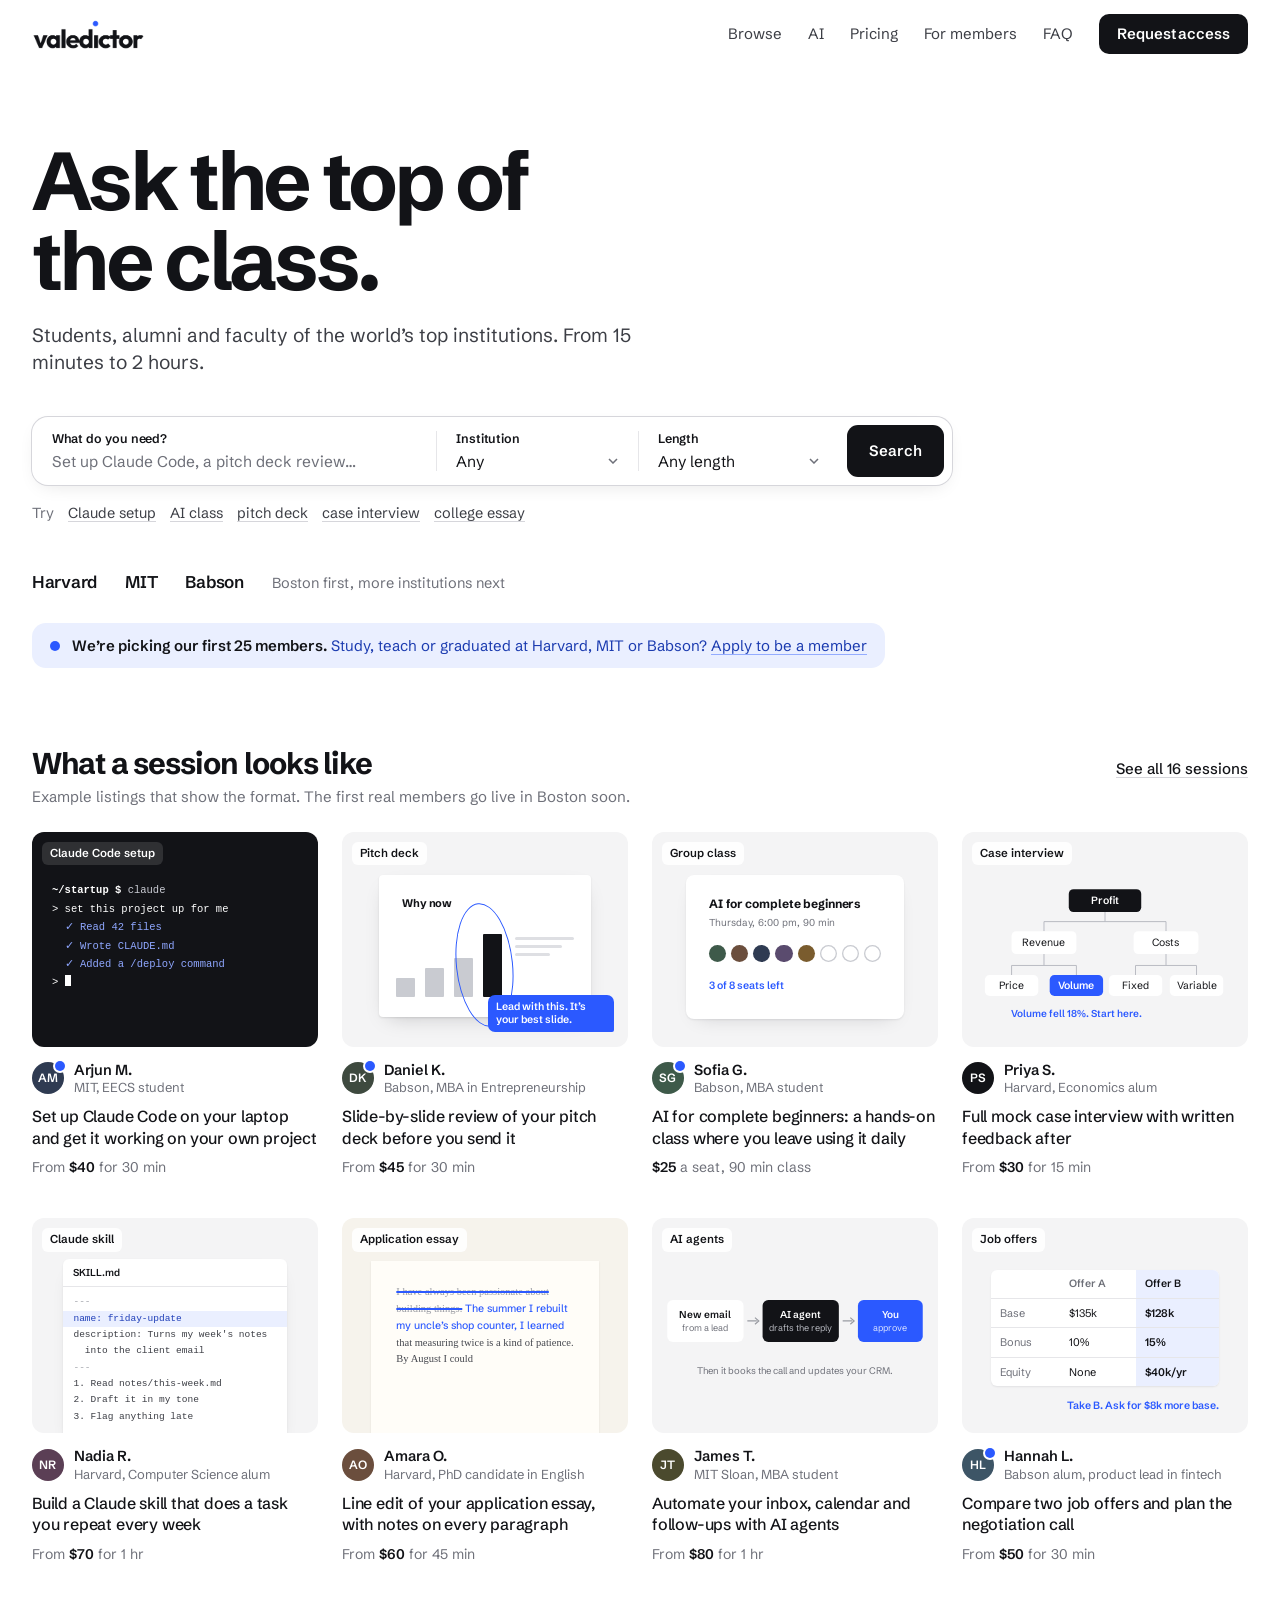
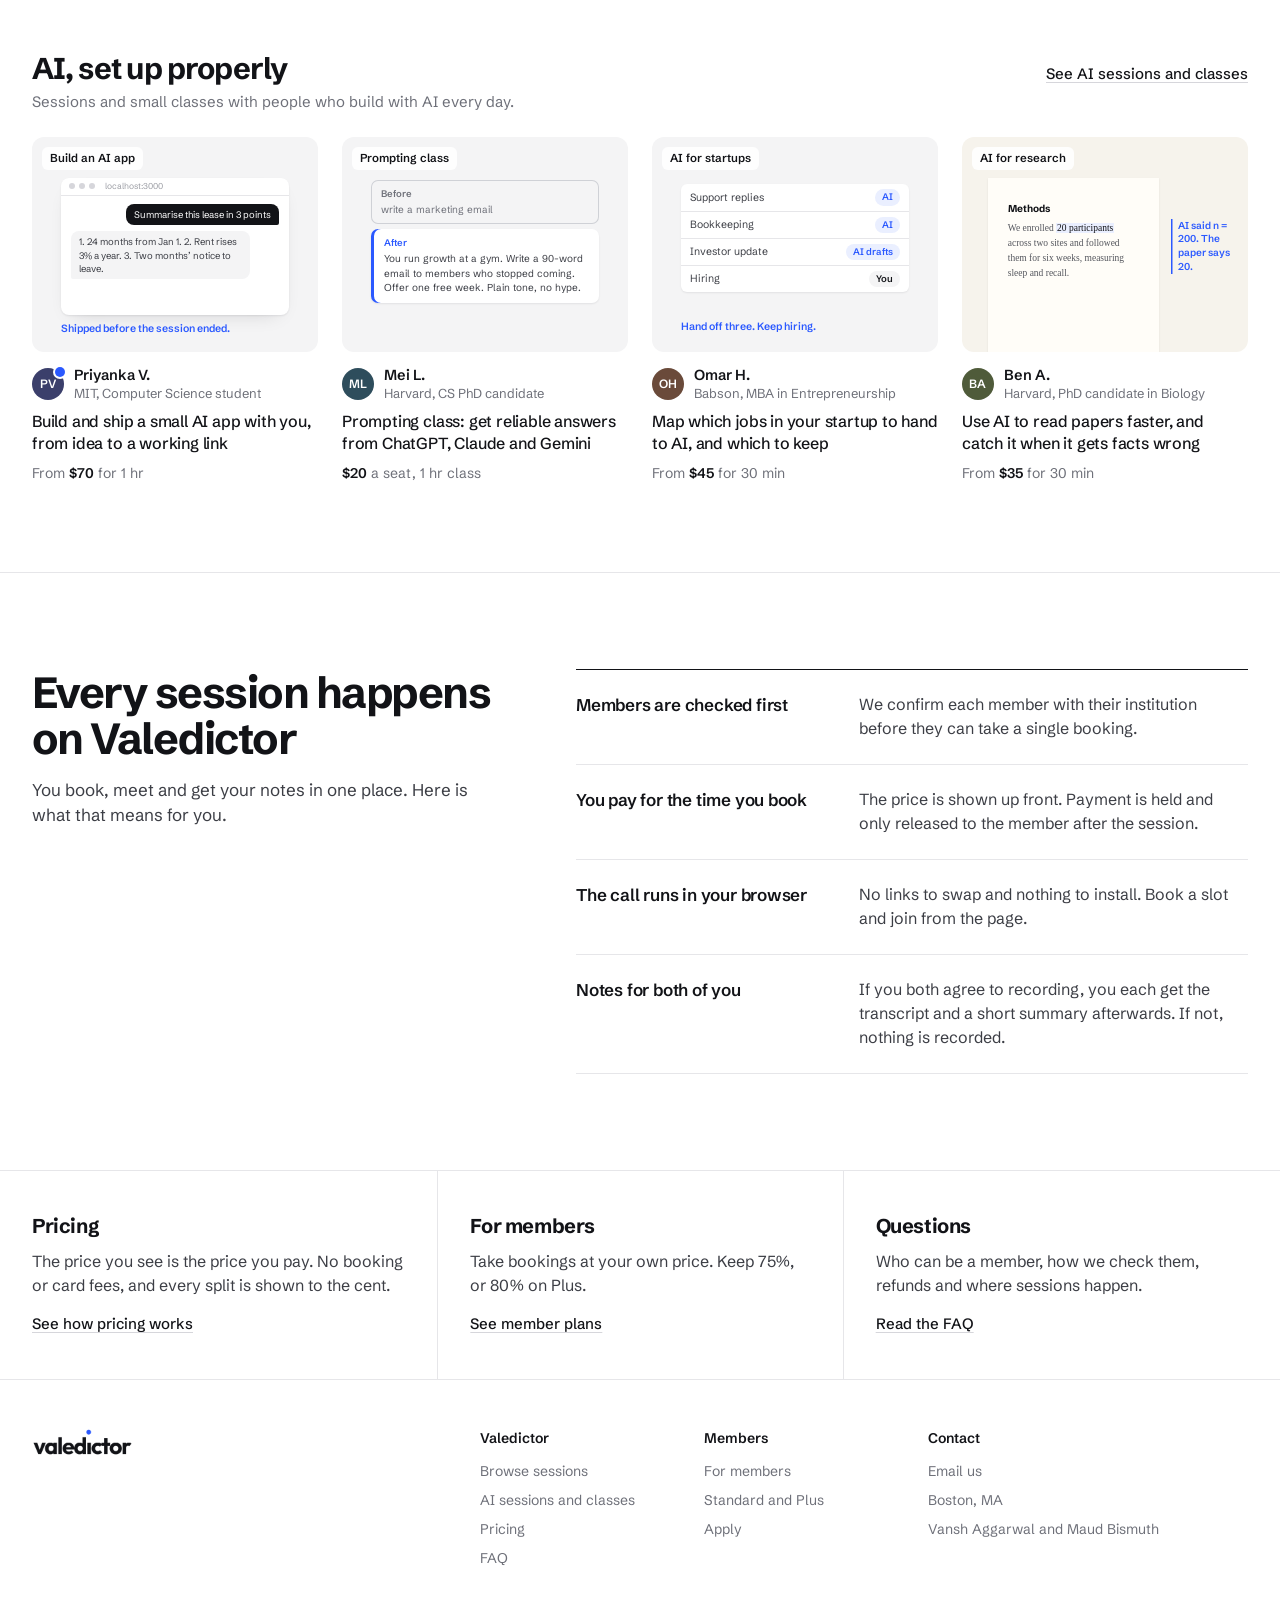
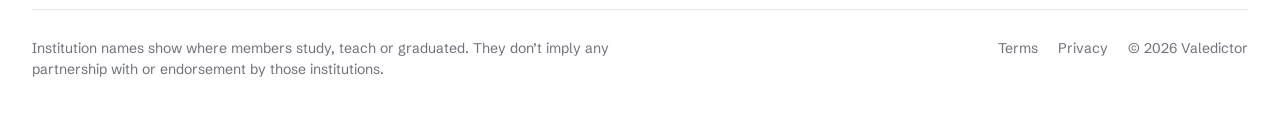
<file: index.html>
<!doctype html>
<html lang="en">
<head>
<meta charset="utf-8">
<meta name="viewport" content="width=device-width, initial-scale=1">
<title>Valedictor: Ask the top of the class.</title>
<meta name="description" content="Book short sessions and small classes with verified students, alumni and faculty of the world’s top institutions. From 15 minutes to 2 hours. Opening in Boston first.">
<meta name="theme-color" content="#FFFFFF">
<meta property="og:title" content="Valedictor: Ask the top of the class.">
<meta property="og:description" content="Book short sessions and small classes with verified students, alumni and faculty of the world’s top institutions. From 15 minutes to 2 hours. Opening in Boston first.">
<meta property="og:type" content="website">
<meta property="og:url" content="https://valedictor.com/">
<meta property="og:site_name" content="Valedictor">
<meta property="og:image" content="https://valedictor.com/og-image.png">
<meta property="og:image:width" content="1200">
<meta property="og:image:height" content="630">
<meta property="og:image:alt" content="Valedictor. Ask the top of the class. Example listings for a pitch deck review and a code review.">
<meta name="twitter:card" content="summary_large_image">
<meta name="twitter:title" content="Valedictor: Ask the top of the class.">
<meta name="twitter:description" content="Book short sessions and small classes with verified students, alumni and faculty of the world’s top institutions. From 15 minutes to 2 hours. Opening in Boston first.">
<meta name="twitter:image" content="https://valedictor.com/og-image.png">
<link rel="canonical" href="https://valedictor.com/">
<link rel="icon" href="/favicon.svg" type="image/svg+xml">
<link rel="icon" href="/favicon-32.png" sizes="32x32" type="image/png">
<link rel="apple-touch-icon" href="/apple-touch-icon.png">
<link rel="preconnect" href="https://fonts.googleapis.com">
<link rel="preconnect" href="https://fonts.gstatic.com" crossorigin>
<link href="https://fonts.googleapis.com/css2?family=Schibsted+Grotesk:wght@400;500;600;700&display=swap" rel="stylesheet">
<link rel="stylesheet" href="/site.css">
</head>
<body class="home">

<header class="top" id="top">
  <div class="wrap">
    <a href="/" class="logo" aria-label="Valedictor home"></a>
    <form class="mini" id="mini" role="search" action="/sessions/">
      <svg width="16" height="16" viewBox="0 0 16 16" aria-hidden="true"><circle cx="7" cy="7" r="5.25" fill="none" stroke="currentColor" stroke-width="1.6"/><path d="M11 11l3.5 3.5" stroke="currentColor" stroke-width="1.6" stroke-linecap="round"/></svg>
      <input id="mq" name="q" placeholder="Search sessions" aria-label="Search sessions">
      <button type="submit" aria-label="Search"><svg width="14" height="14" viewBox="0 0 16 16" aria-hidden="true"><circle cx="7" cy="7" r="5" fill="none" stroke="currentColor" stroke-width="2"/><path d="M11 11l3 3" stroke="currentColor" stroke-width="2" stroke-linecap="round"/></svg></button>
    </form>
    <nav aria-label="Main">
      <a class="nl" href="/sessions/">Browse</a>
      <a class="nl" href="/ai/">AI</a>
      <a class="nl" href="/pricing/">Pricing</a>
      <a class="nl" href="/members/">For members</a>
      <a class="nl" href="/faq/">FAQ</a>
      <button class="btn" type="button" data-request>Request access</button>
      <button class="menu" type="button" id="menuBtn" aria-expanded="false" aria-controls="mnav" aria-label="Menu"><span></span><span></span></button>
    </nav>
  </div>
  <div class="mnav" id="mnav" hidden>
    <div class="wrap">
      <a href="/sessions/">Browse sessions</a>
      <a href="/ai/">AI</a>
      <a href="/pricing/">Pricing</a>
      <a href="/members/">For members</a>
      <a href="/faq/">FAQ</a>
    </div>
  </div>
</header>

<main>
  <section class="hero">
    <div class="wrap">
      <h1>Ask the top of the class.</h1>
      <p class="desc">Students, alumni and faculty of the world’s top institutions. From 15 minutes to 2 hours.</p>

      <form class="finder" id="finder" role="search" action="/sessions/" method="get">
        <label><span>What do you need?</span><input id="q" name="q" placeholder="Set up Claude Code, a pitch deck review…" autocomplete="off"></label>
        <label><span>Institution</span>
          <select id="fi" name="inst"><option value="">Any</option><option>Harvard</option><option>MIT</option><option>Babson</option></select>
        </label>
        <label><span>Length</span>
          <select id="fl" name="len"><option value="">Any length</option><option value="short">Up to 30 min</option><option value="hour">About an hour</option><option value="long">2 hours</option></select>
        </label>
        <button class="btn go" type="submit">Search</button>
      </form>

      <div class="try">Try
        <a href="/sessions/?q=Claude+setup">Claude setup</a>
        <a href="/sessions/?cat=classes">AI class</a>
        <a href="/sessions/?q=pitch+deck">pitch deck</a>
        <a href="/sessions/?q=case+interview">case interview</a>
        <a href="/sessions/?q=college+essay">college essay</a>
      </div>

      <div class="where"><b>Harvard</b><b>MIT</b><b>Babson</b><span>Boston first, more institutions next</span></div>

      <a class="first25" href="/apply/"><i class="dot" aria-hidden="true"></i><span><b>We’re picking our first 25 members.</b> Study, teach or graduated at Harvard, MIT or Babson? <u>Apply to be a member</u></span></a>
    </div>
  </section>

  <section class="shelf" aria-labelledby="popH">
    <div class="wrap">
      <div class="hd"><div><h2 id="popH">What a session looks like</h2><p class="sub">Example listings that show the format. The first real members go live in Boston soon.</p></div><a href="/sessions/">See all 16 sessions</a></div>
      <div class="grid">
        <button class="card" data-id="claude" data-cat="ai code" data-inst="MIT" data-len="short hour" data-k="claude claude code setup set up install ai assistant terminal agent coding anthropic">
          <div class="th code term" aria-hidden="true">
            <span class="lbl dark">Claude Code setup</span>
            <pre><span><b class="p">~/startup $</b> claude</span><span class="u">&gt; set this project up for me</span><span class="ok">  ✓ Read 42 files</span><span class="ok">  ✓ Wrote CLAUDE.md</span><span class="ok">  ✓ Added a /deploy command</span><span class="u">&gt; <i class="cur"></i></span></pre>
          </div>
          <div class="meta"><span class="av open" style="background:#2F3B52">AM</span><div class="who"><b>Arjun M.</b><span>MIT, EECS student</span></div></div>
          <h3>Set up Claude Code on your laptop and get it working on your own project</h3>
          <p class="price">From <b>$40</b> for 30 min</p>
        </button>

        <button class="card" data-id="deck" data-cat="pitch startups" data-inst="Babson" data-len="short hour" data-k="pitch deck fundraising investor slides startup">
          <div class="th deck" aria-hidden="true">
            <span class="lbl">Pitch deck</span>
            <div class="slide"><i>Why now</i><div class="bars"><span style="height:30%"></span><span style="height:46%"></span><span style="height:62%"></span><span style="height:100%"></span></div><div class="lines"><span></span><span style="width:80%"></span><span style="width:60%"></span></div></div>
            <span class="ring"></span>
            <span class="bub">Lead with this. It’s your best slide.</span>
          </div>
          <div class="meta"><span class="av open" style="background:#3E4A3F">DK</span><div class="who"><b>Daniel K.</b><span>Babson, MBA in Entrepreneurship</span></div></div>
          <h3>Slide-by-slide review of your pitch deck before you send it</h3>
          <p class="price">From <b>$45</b> for 30 min</p>
        </button>

        <button class="card" data-id="aiclass" data-cat="ai classes" data-inst="Babson" data-len="hour" data-k="ai class beginners beginner course learn ai basics chatgpt claude gemini group class">
          <div class="th" aria-hidden="true">
            <span class="lbl">Group class</span>
            <div class="cls"><b>AI for complete beginners</b><small>Thursday, 6:00 pm, 90 min</small>
              <div class="seats"><span style="--c:#3E5A4A"></span><span style="--c:#6B4E3D"></span><span style="--c:#2F3B52"></span><span style="--c:#5A4B6E"></span><span style="--c:#7A5C2E"></span><span class="free"></span><span class="free"></span><span class="free"></span></div>
              <div class="left">3 of 8 seats left</div></div>
          </div>
          <div class="meta"><span class="av open" style="background:#3E5A4A">SG</span><div class="who"><b>Sofia G.</b><span>Babson, MBA student</span></div></div>
          <h3>AI for complete beginners: a hands-on class where you leave using it daily</h3>
          <p class="price"><b>$25</b> a seat, 90 min class</p>
        </button>

        <button class="card" data-id="case" data-cat="interviews careers" data-inst="Harvard" data-len="short hour long" data-k="case interview consulting mock interview mbb">
          <div class="th" aria-hidden="true">
            <span class="lbl">Case interview</span>
            <svg viewBox="0 0 300 225" font-family="Schibsted Grotesk, sans-serif" font-size="11">
              <g fill="none" stroke="#B7B9C0" stroke-width="1"><path d="M150 82v12M86 94h128M86 94v10M214 94v10M86 128v12M52 140h68M52 140v10M120 140v10M214 128v12M182 140h64M182 140v10M246 140v10"/></g>
              <rect x="112" y="60" width="76" height="24" rx="5" fill="#121317"/><text x="150" y="76" fill="#fff" text-anchor="middle" font-weight="600">Profit</text>
              <rect x="52" y="104" width="68" height="24" rx="5" fill="#fff"/><text x="86" y="120" text-anchor="middle" fill="#121317">Revenue</text>
              <rect x="180" y="104" width="68" height="24" rx="5" fill="#fff"/><text x="214" y="120" text-anchor="middle" fill="#121317">Costs</text>
              <rect x="24" y="150" width="56" height="22" rx="5" fill="#fff"/><text x="52" y="165" text-anchor="middle" fill="#121317">Price</text>
              <rect x="92" y="150" width="56" height="22" rx="5" fill="#2B59FF"/><text x="120" y="165" text-anchor="middle" fill="#fff" font-weight="600">Volume</text>
              <rect x="154" y="150" width="56" height="22" rx="5" fill="#fff"/><text x="182" y="165" text-anchor="middle" fill="#121317">Fixed</text>
              <rect x="218" y="150" width="56" height="22" rx="5" fill="#fff"/><text x="246" y="165" text-anchor="middle" fill="#121317">Variable</text>
              <text x="120" y="194" text-anchor="middle" fill="#2B59FF" font-weight="600" font-size="10.5">Volume fell 18%. Start here.</text>
            </svg>
          </div>
          <div class="meta"><span class="av" style="background:#121317">PS</span><div class="who"><b>Priya S.</b><span>Harvard, Economics alum</span></div></div>
          <h3>Full mock case interview with written feedback after</h3>
          <p class="price">From <b>$30</b> for 15 min</p>
        </button>

        <button class="card" data-id="skill" data-cat="ai" data-inst="Harvard" data-len="hour long" data-k="claude skills skill build custom automation workflow ai repeat task">
          <div class="th" aria-hidden="true">
            <span class="lbl">Claude skill</span>
            <div class="file"><div class="fn">SKILL.md</div><pre><span class="dim">---</span>
<span class="hl">name: friday-update</span>description: Turns my week's notes
  into the client email
<span class="dim">---</span>
1. Read notes/this-week.md
2. Draft it in my tone
3. Flag anything late</pre></div>
          </div>
          <div class="meta"><span class="av" style="background:#5B3F55">NR</span><div class="who"><b>Nadia R.</b><span>Harvard, Computer Science alum</span></div></div>
          <h3>Build a Claude skill that does a task you repeat every week</h3>
          <p class="price">From <b>$70</b> for 1 hr</p>
        </button>

        <button class="card" data-id="essay" data-cat="applications" data-inst="Harvard" data-len="hour" data-k="college essay application personal statement writing editing cv">
          <div class="th essay" aria-hidden="true">
            <span class="lbl">Application essay</span>
            <div class="pg"><s>I have always been passionate about building things.</s> <ins>The summer I rebuilt my uncle’s shop counter, I learned</ins> that measuring twice is a kind of patience. By August I could</div>
          </div>
          <div class="meta"><span class="av" style="background:#6B4E3D">AO</span><div class="who"><b>Amara O.</b><span>Harvard, PhD candidate in English</span></div></div>
          <h3>Line edit of your application essay, with notes on every paragraph</h3>
          <p class="price">From <b>$60</b> for 45 min</p>
        </button>

        <button class="card" data-id="agents" data-cat="ai startups" data-inst="MIT" data-len="hour long" data-k="ai agents agent automation automate inbox email calendar follow ups crm workflow">
          <div class="th" aria-hidden="true">
            <span class="lbl">AI agents</span>
            <svg viewBox="0 0 300 225" font-family="Schibsted Grotesk, sans-serif" font-size="10.5">
              <rect x="16" y="86" width="80" height="44" rx="6" fill="#fff"/>
              <text x="56" y="105" text-anchor="middle" fill="#121317" font-weight="600">New email</text>
              <text x="56" y="119" text-anchor="middle" fill="#6E7079" font-size="9.5">from a lead</text>
              <path d="M100 108h10" stroke="#9A9CA3" stroke-width="1.3"/><path d="M108 104.5l4 3.5-4 3.5" fill="none" stroke="#9A9CA3" stroke-width="1.3"/>
              <rect x="116" y="86" width="80" height="44" rx="6" fill="#121317"/>
              <text x="156" y="105" text-anchor="middle" fill="#fff" font-weight="600">AI agent</text>
              <text x="156" y="119" text-anchor="middle" fill="#B7B9C0" font-size="9.5">drafts the reply</text>
              <path d="M200 108h10" stroke="#9A9CA3" stroke-width="1.3"/><path d="M208 104.5l4 3.5-4 3.5" fill="none" stroke="#9A9CA3" stroke-width="1.3"/>
              <rect x="216" y="86" width="68" height="44" rx="6" fill="#2B59FF"/>
              <text x="250" y="105" text-anchor="middle" fill="#fff" font-weight="600">You</text>
              <text x="250" y="119" text-anchor="middle" fill="#DCE4FF" font-size="9.5">approve</text>
              <text x="150" y="164" text-anchor="middle" fill="#6E7079" font-size="10">Then it books the call and updates your CRM.</text>
            </svg>
          </div>
          <div class="meta"><span class="av" style="background:#4B4A2E">JT</span><div class="who"><b>James T.</b><span>MIT Sloan, MBA student</span></div></div>
          <h3>Automate your inbox, calendar and follow-ups with AI agents</h3>
          <p class="price">From <b>$80</b> for 1 hr</p>
        </button>

        <button class="card" data-id="offer" data-cat="careers" data-inst="Babson" data-len="short" data-k="job offer negotiation salary career switch advice">
          <div class="th offer" aria-hidden="true">
            <span class="lbl">Job offers</span>
            <table><tr><th></th><th>Offer A</th><th class="hi">Offer B</th></tr><tr><td>Base</td><td>$135k</td><td class="hi">$128k</td></tr><tr><td>Bonus</td><td>10%</td><td class="hi">15%</td></tr><tr><td>Equity</td><td>None</td><td class="hi">$40k/yr</td></tr></table>
            <span class="tip">Take B. Ask for $8k more base.</span>
          </div>
          <div class="meta"><span class="av open" style="background:#3D5566">HL</span><div class="who"><b>Hannah L.</b><span>Babson alum, product lead in fintech</span></div></div>
          <h3>Compare two job offers and plan the negotiation call</h3>
          <p class="price">From <b>$50</b> for 30 min</p>
        </button>

      </div>
    </div>
  </section>

  <section class="shelf" aria-labelledby="aiH">
    <div class="wrap">
      <div class="hd"><div><h2 id="aiH">AI, set up properly</h2><p class="sub">Sessions and small classes with people who build with AI every day.</p></div><a href="/ai/">See AI sessions and classes</a></div>
      <div class="grid">
        <button class="card" data-id="build" data-cat="ai code" data-inst="MIT" data-len="hour long" data-k="build ai app chatbot api claude api openai llm prototype ship mvp">
          <div class="th build" aria-hidden="true">
            <span class="lbl">Build an AI app</span>
            <div class="win"><div class="chrome"><i></i><i></i><i></i><span>localhost:3000</span></div>
              <div class="msgs"><span class="me">Summarise this lease in 3 points</span><span class="bot">1. 24 months from Jan 1. 2. Rent rises 3% a year. 3. Two months’ notice to leave.</span></div></div>
            <span class="tip">Shipped before the session ended.</span>
          </div>
          <div class="meta"><span class="av open" style="background:#3B3F6B">PV</span><div class="who"><b>Priyanka V.</b><span>MIT, Computer Science student</span></div></div>
          <h3>Build and ship a small AI app with you, from idea to a working link</h3>
          <p class="price">From <b>$70</b> for 1 hr</p>
        </button>

        <button class="card" data-id="prompting" data-cat="ai classes" data-inst="Harvard" data-len="hour" data-k="prompting prompt prompts prompt engineering chatgpt claude gemini class llm better answers">
          <div class="th prm" aria-hidden="true">
            <span class="lbl">Prompting class</span>
            <div class="pb b1"><small>Before</small>write a marketing email</div>
            <div class="pb b2"><small>After</small>You run growth at a gym. Write a 90-word email to members who stopped coming. Offer one free week. Plain tone, no hype.</div>
          </div>
          <div class="meta"><span class="av" style="background:#2E4D5C">ML</span><div class="who"><b>Mei L.</b><span>Harvard, CS PhD candidate</span></div></div>
          <h3>Prompting class: get reliable answers from ChatGPT, Claude and Gemini</h3>
          <p class="price"><b>$20</b> a seat, 1 hr class</p>
        </button>

        <button class="card" data-id="aimap" data-cat="ai startups" data-inst="Babson" data-len="short hour" data-k="ai strategy startup small business automation operations audit which jobs">
          <div class="th aimap" aria-hidden="true">
            <span class="lbl">AI for startups</span>
            <table><tr><td>Support replies</td><td><span class="pill ai">AI</span></td></tr><tr><td>Bookkeeping</td><td><span class="pill ai">AI</span></td></tr><tr><td>Investor update</td><td><span class="pill ai">AI drafts</span></td></tr><tr><td>Hiring</td><td><span class="pill you">You</span></td></tr></table>
            <span class="tip">Hand off three. Keep hiring.</span>
          </div>
          <div class="meta"><span class="av" style="background:#6A4A3A">OH</span><div class="who"><b>Omar H.</b><span>Babson, MBA in Entrepreneurship</span></div></div>
          <h3>Map which jobs in your startup to hand to AI, and which to keep</h3>
          <p class="price">From <b>$45</b> for 30 min</p>
        </button>

        <button class="card" data-id="papers" data-cat="ai research" data-inst="Harvard" data-len="short hour" data-k="ai research papers literature review reading summaries citations fact check">
          <div class="th papers" aria-hidden="true">
            <span class="lbl">AI for research</span>
            <div class="pg"><b>Methods</b>We enrolled <mark>20 participants</mark> across two sites and followed them for six weeks, measuring sleep and recall.</div>
            <div class="side">AI said n = 200. The paper says 20.</div>
          </div>
          <div class="meta"><span class="av" style="background:#4F5B3A">BA</span><div class="who"><b>Ben A.</b><span>Harvard, PhD candidate in Biology</span></div></div>
          <h3>Use AI to read papers faster, and catch it when it gets facts wrong</h3>
          <p class="price">From <b>$35</b> for 30 min</p>
        </button>

      </div>
    </div>
  </section>

  <section class="facts" id="how">
    <div class="wrap split">
      <div>
        <h2>Every session happens on Valedictor</h2>
        <p>You book, meet and get your notes in one place. Here is what that means for you.</p>
      </div>
      <dl class="list">
        <div><dt>Members are checked first</dt><dd>We confirm each member with their institution before they can take a single booking.</dd></div>
        <div><dt>You pay for the time you book</dt><dd>The price is shown up front. Payment is held and only released to the member after the session.</dd></div>
        <div><dt>The call runs in your browser</dt><dd>No links to swap and nothing to install. Book a slot and join from the page.</dd></div>
        <div><dt>Notes for both of you</dt><dd>If you both agree to recording, you each get the transcript and a short summary afterwards. If not, nothing is recorded.</dd></div>
      </dl>
    </div>
  </section>


  <section class="next" aria-label="More about Valedictor">
    <div class="wrap">
      <a href="/pricing/"><b>Pricing</b><span>The price you see is the price you pay. No booking or card fees, and every split is shown to the cent.</span><em>See how pricing works</em></a>
      <a href="/members/"><b>For members</b><span>Take bookings at your own price. Keep 75%, or 80% on Plus.</span><em>See member plans</em></a>
      <a href="/faq/"><b>Questions</b><span>Who can be a member, how we check them, refunds and where sessions happen.</span><em>Read the FAQ</em></a>
    </div>
  </section>
</main>

<footer>
  <div class="wrap">
    <div class="brand"><a href="/" class="logo" aria-label="Valedictor home"></a></div>
    <div><h4>Valedictor</h4><ul><li><a href="/sessions/">Browse sessions</a></li><li><a href="/ai/">AI sessions and classes</a></li><li><a href="/pricing/">Pricing</a></li><li><a href="/faq/">FAQ</a></li></ul></div>
    <div><h4>Members</h4><ul><li><a href="/members/">For members</a></li><li><a href="/members/#plans">Standard and Plus</a></li><li><a href="/apply/">Apply</a></li></ul></div>
    <div><h4>Contact</h4><ul><li><a href="mailto:valedictor2026@gmail.com">Email us</a></li><li>Boston, MA</li><li>Vansh Aggarwal and Maud Bismuth</li></ul></div>
    <div class="legal"><p>Institution names show where members study, teach or graduated. They don’t imply any partnership with or endorsement by those institutions.</p><span class="links"><a href="/terms/">Terms</a><a href="/privacy/">Privacy</a><span>© 2026 Valedictor</span></span></div>
  </div>
</footer>

<div class="scrim" id="scrim"></div>
<aside class="sheet" id="sheet" role="dialog" aria-modal="true" aria-labelledby="sTitle">
  <div class="bar"><span>Example listing</span><button class="x" type="button" id="sClose" aria-label="Close"><svg width="14" height="14" viewBox="0 0 14 14"><path d="M2 2l10 10M12 2L2 12" stroke="currentColor" stroke-width="1.7" stroke-linecap="round"/></svg></button></div>
  <div class="body">
    <div id="sThumb"></div>
    <h3 id="sTitle"></h3>
    <div class="meta" id="sMeta"></div>
    <p class="bio" id="sBio"></p>
    <h4 id="sOptH">Choose a length</h4>
    <div class="opts" id="sOpts"></div>
    <h4>Where your money goes</h4>
    <div class="ledger" id="sLedger"></div>
    <h4 id="sTimeH">Pick a time</h4>
    <div class="clsinfo" id="sClass" hidden></div>
    <div class="days" id="sDays"></div>
    <div class="times" id="sTimes"></div>
    <p class="fine">This is an example of the format. Send a request and we’ll match you with a verified member when Boston opens.</p>
  </div>
  <div class="foot"><div><b id="sTotal">$45</b><span id="sWhen"></span></div><button class="btn" type="button" id="sBook">Request this session</button></div>
</aside>

<dialog class="req" id="req" aria-labelledby="rTitle">
  <form id="rForm" method="dialog">
    <div class="hd">
      <div><h2 id="rTitle">Request access</h2><p class="sub">We’re opening in Boston first. The founders read every request.</p></div>
      <button class="x" type="button" id="rClose" aria-label="Close"><svg width="14" height="14" viewBox="0 0 14 14"><path d="M2 2l10 10M12 2L2 12" stroke="currentColor" stroke-width="1.7" stroke-linecap="round"/></svg></button>
    </div>
    <div class="rbody">
      <div class="seg">
        <label><input type="radio" name="role" value="Looking for help" checked><span>I need help</span></label>
        <label><input type="radio" name="role" value="Applying to be a member" id="roleMember"><span>I want to be a member</span></label>
      </div>
      <div class="fields">
        <label class="field"><span>Name</span><input name="name" required autocomplete="name"></label>
        <label class="field"><span>Email</span><input name="email" type="email" required autocomplete="email"></label>
        <label class="field full" id="instField" hidden><span>Institution and field</span><input name="inst" placeholder="MIT, Computer Science"></label>
        <label class="field full"><span id="whatLbl">What do you need help with?</span><textarea name="what" id="what"></textarea></label>
      </div>
      <input class="hp" type="text" name="_honey" tabindex="-1" autocomplete="off" aria-hidden="true">
      <p class="err" id="rErr" role="alert" hidden></p>
      <button class="btn send" type="submit" id="rSend">Send request</button>
      <p class="fine">By sending this you agree to our <a href="terms.html">Terms</a> and <a href="privacy.html">Privacy Policy</a>.</p>
    </div>
    <div class="done" hidden>
      <h3>Request sent</h3>
      <p id="rDoneMsg">Thanks. One of the founders will reply by email.</p>
      <button class="btn quiet" type="button" id="rDone">Close</button>
    </div>
  </form>
</dialog>
<script src="/site.js"></script>
</body>
</html>
</file>
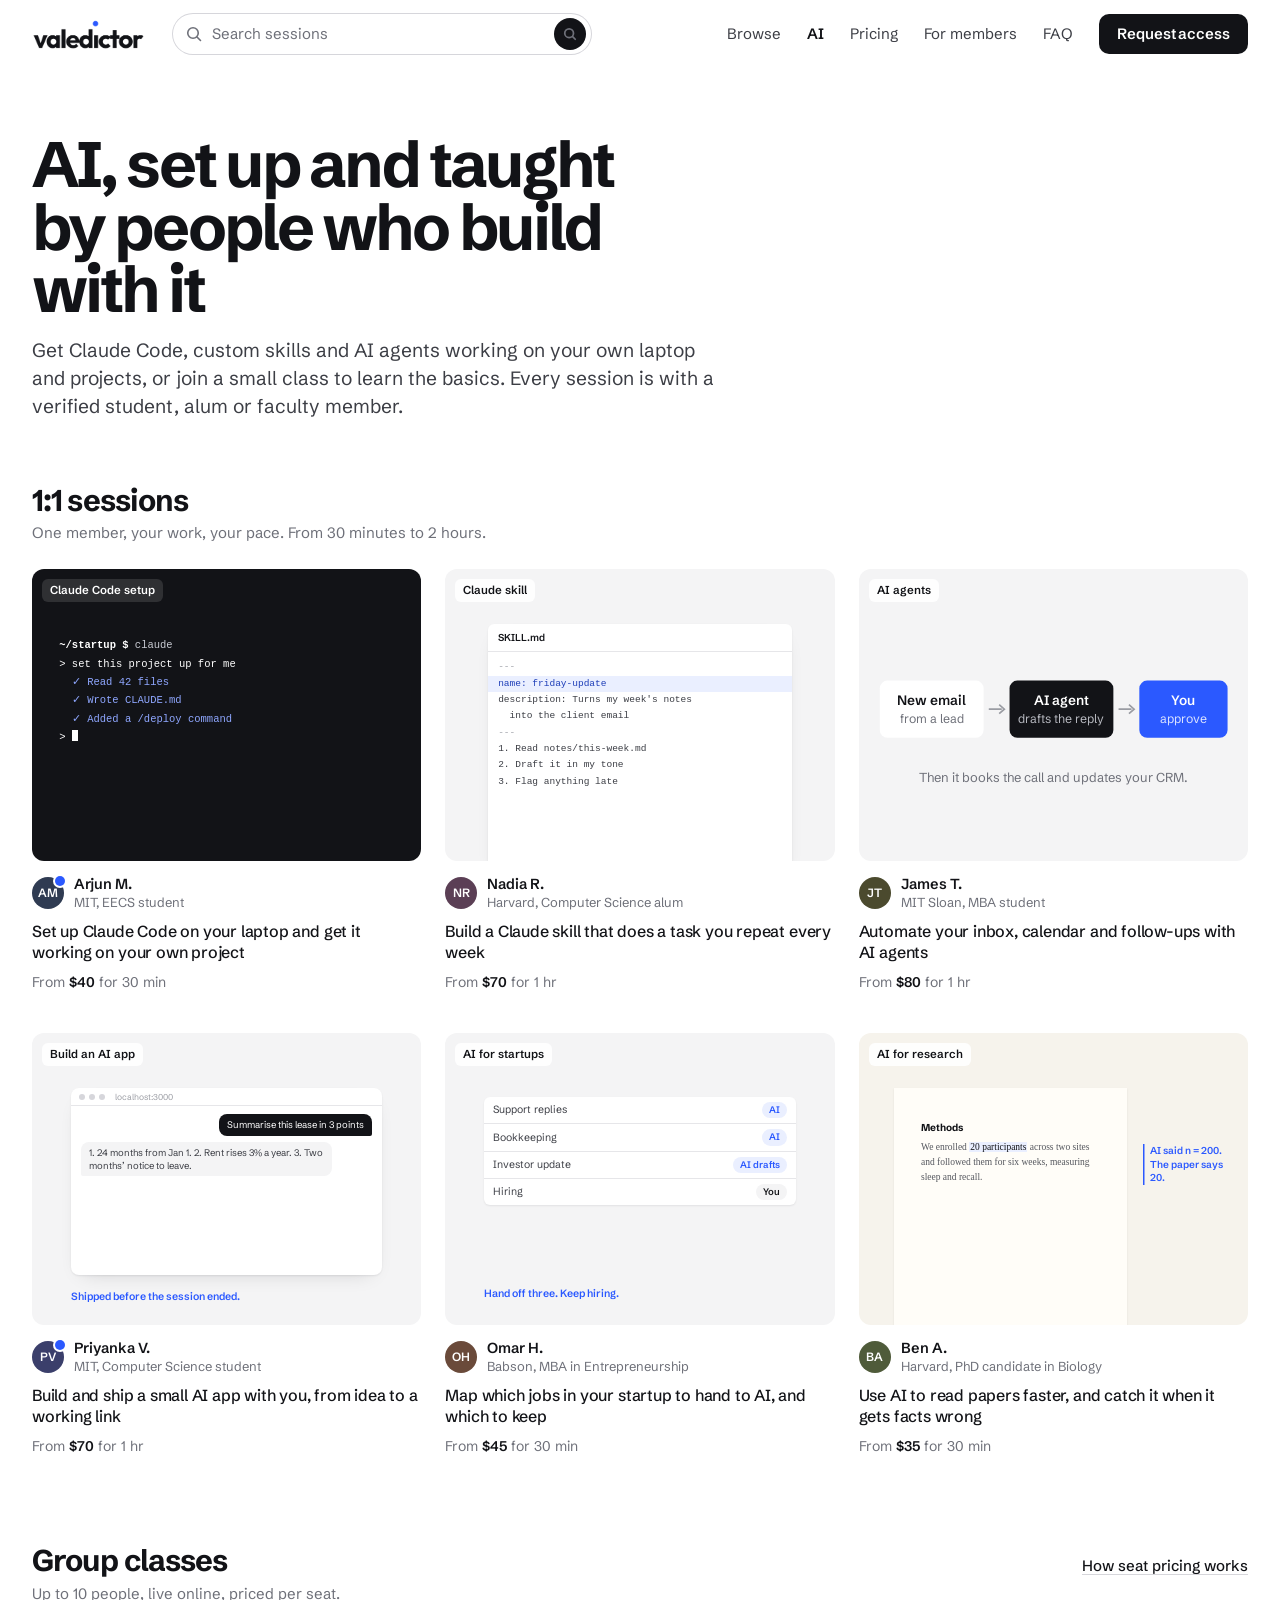
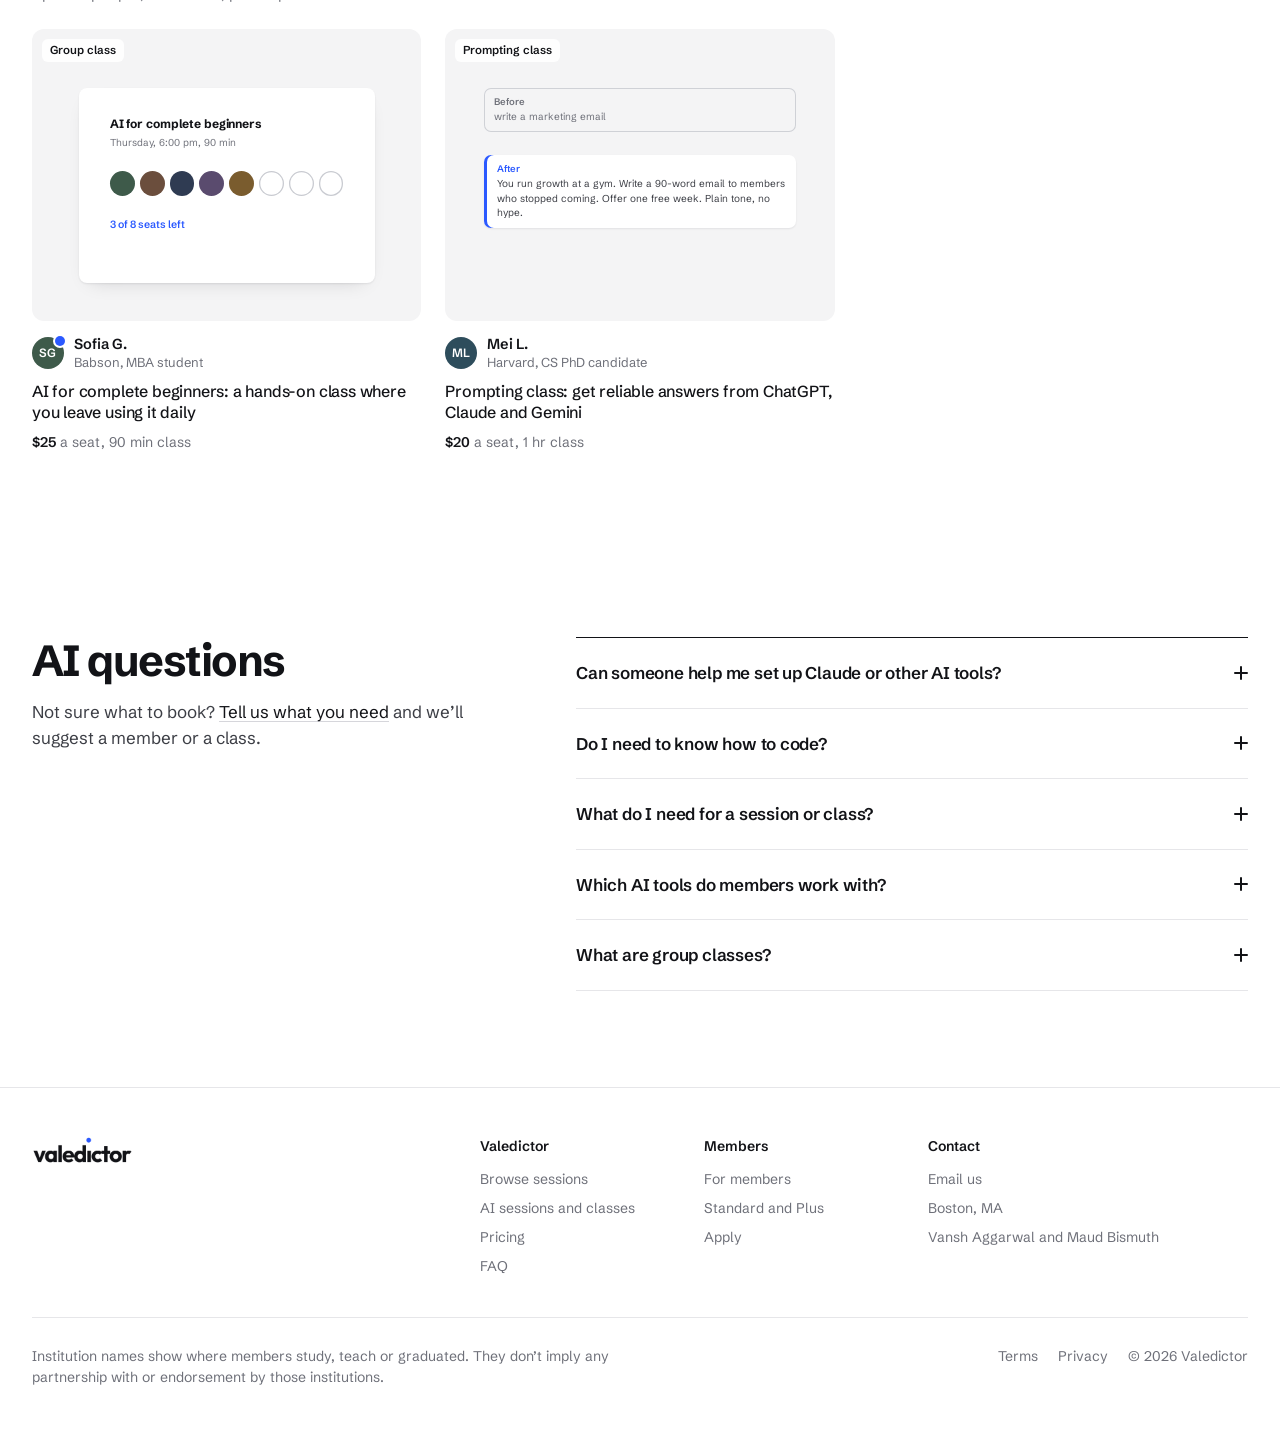
<file: ai/index.html>
<!doctype html>
<html lang="en">
<head>
<meta charset="utf-8">
<meta name="viewport" content="width=device-width, initial-scale=1">
<title>AI sessions and classes | Valedictor</title>
<meta name="description" content="Set up Claude Code, build Claude skills and AI agents, or join a small AI class, with verified students, alumni and faculty of top institutions.">
<meta name="theme-color" content="#FFFFFF">
<meta property="og:title" content="AI sessions and classes | Valedictor">
<meta property="og:description" content="Set up Claude Code, build Claude skills and AI agents, or join a small AI class, with verified students, alumni and faculty of top institutions.">
<meta property="og:type" content="website">
<meta property="og:url" content="https://valedictor.com/ai/">
<meta property="og:site_name" content="Valedictor">
<meta property="og:image" content="https://valedictor.com/og-image.png">
<meta property="og:image:width" content="1200">
<meta property="og:image:height" content="630">
<meta property="og:image:alt" content="Valedictor. Ask the top of the class. Example listings for a pitch deck review and a code review.">
<meta name="twitter:card" content="summary_large_image">
<meta name="twitter:title" content="AI sessions and classes | Valedictor">
<meta name="twitter:description" content="Set up Claude Code, build Claude skills and AI agents, or join a small AI class, with verified students, alumni and faculty of top institutions.">
<meta name="twitter:image" content="https://valedictor.com/og-image.png">
<link rel="canonical" href="https://valedictor.com/ai/">
<link rel="icon" href="/favicon.svg" type="image/svg+xml">
<link rel="icon" href="/favicon-32.png" sizes="32x32" type="image/png">
<link rel="apple-touch-icon" href="/apple-touch-icon.png">
<link rel="preconnect" href="https://fonts.googleapis.com">
<link rel="preconnect" href="https://fonts.gstatic.com" crossorigin>
<link href="https://fonts.googleapis.com/css2?family=Schibsted+Grotesk:wght@400;500;600;700&display=swap" rel="stylesheet">
<link rel="stylesheet" href="/site.css">
</head>
<body class="page">

<header class="top searching" id="top">
  <div class="wrap">
    <a href="/" class="logo" aria-label="Valedictor home"></a>
    <form class="mini" id="mini" role="search" action="/sessions/">
      <svg width="16" height="16" viewBox="0 0 16 16" aria-hidden="true"><circle cx="7" cy="7" r="5.25" fill="none" stroke="currentColor" stroke-width="1.6"/><path d="M11 11l3.5 3.5" stroke="currentColor" stroke-width="1.6" stroke-linecap="round"/></svg>
      <input id="mq" name="q" placeholder="Search sessions" aria-label="Search sessions">
      <button type="submit" aria-label="Search"><svg width="14" height="14" viewBox="0 0 16 16" aria-hidden="true"><circle cx="7" cy="7" r="5" fill="none" stroke="currentColor" stroke-width="2"/><path d="M11 11l3 3" stroke="currentColor" stroke-width="2" stroke-linecap="round"/></svg></button>
    </form>
    <nav aria-label="Main">
      <a class="nl" href="/sessions/">Browse</a>
      <a class="nl" href="/ai/">AI</a>
      <a class="nl" href="/pricing/">Pricing</a>
      <a class="nl" href="/members/">For members</a>
      <a class="nl" href="/faq/">FAQ</a>
      <button class="btn" type="button" data-request>Request access</button>
      <button class="menu" type="button" id="menuBtn" aria-expanded="false" aria-controls="mnav" aria-label="Menu"><span></span><span></span></button>
    </nav>
  </div>
  <div class="mnav" id="mnav" hidden>
    <div class="wrap">
      <a href="/sessions/">Browse sessions</a>
      <a href="/ai/">AI</a>
      <a href="/pricing/">Pricing</a>
      <a href="/members/">For members</a>
      <a href="/faq/">FAQ</a>
    </div>
  </div>
</header>

<main>
  <section class="phead">
    <div class="wrap">
      <h1>AI, set up and taught by people who build with it</h1>
      <p class="lede">Get Claude Code, custom skills and AI agents working on your own laptop and projects, or join a small class to learn the basics. Every session is with a verified student, alum or faculty member.</p>
    </div>
  </section>

  <section class="shelf" aria-labelledby="oneH">
    <div class="wrap">
      <div class="hd"><div><h2 id="oneH">1:1 sessions</h2><p class="sub">One member, your work, your pace. From 30 minutes to 2 hours.</p></div></div>
      <div class="grid three">
        <button class="card" data-id="claude" data-cat="ai code" data-inst="MIT" data-len="short hour" data-k="claude claude code setup set up install ai assistant terminal agent coding anthropic">
          <div class="th code term" aria-hidden="true">
            <span class="lbl dark">Claude Code setup</span>
            <pre><span><b class="p">~/startup $</b> claude</span><span class="u">&gt; set this project up for me</span><span class="ok">  ✓ Read 42 files</span><span class="ok">  ✓ Wrote CLAUDE.md</span><span class="ok">  ✓ Added a /deploy command</span><span class="u">&gt; <i class="cur"></i></span></pre>
          </div>
          <div class="meta"><span class="av open" style="background:#2F3B52">AM</span><div class="who"><b>Arjun M.</b><span>MIT, EECS student</span></div></div>
          <h3>Set up Claude Code on your laptop and get it working on your own project</h3>
          <p class="price">From <b>$40</b> for 30 min</p>
        </button>

        <button class="card" data-id="skill" data-cat="ai" data-inst="Harvard" data-len="hour long" data-k="claude skills skill build custom automation workflow ai repeat task">
          <div class="th" aria-hidden="true">
            <span class="lbl">Claude skill</span>
            <div class="file"><div class="fn">SKILL.md</div><pre><span class="dim">---</span>
<span class="hl">name: friday-update</span>description: Turns my week's notes
  into the client email
<span class="dim">---</span>
1. Read notes/this-week.md
2. Draft it in my tone
3. Flag anything late</pre></div>
          </div>
          <div class="meta"><span class="av" style="background:#5B3F55">NR</span><div class="who"><b>Nadia R.</b><span>Harvard, Computer Science alum</span></div></div>
          <h3>Build a Claude skill that does a task you repeat every week</h3>
          <p class="price">From <b>$70</b> for 1 hr</p>
        </button>

        <button class="card" data-id="agents" data-cat="ai startups" data-inst="MIT" data-len="hour long" data-k="ai agents agent automation automate inbox email calendar follow ups crm workflow">
          <div class="th" aria-hidden="true">
            <span class="lbl">AI agents</span>
            <svg viewBox="0 0 300 225" font-family="Schibsted Grotesk, sans-serif" font-size="10.5">
              <rect x="16" y="86" width="80" height="44" rx="6" fill="#fff"/>
              <text x="56" y="105" text-anchor="middle" fill="#121317" font-weight="600">New email</text>
              <text x="56" y="119" text-anchor="middle" fill="#6E7079" font-size="9.5">from a lead</text>
              <path d="M100 108h10" stroke="#9A9CA3" stroke-width="1.3"/><path d="M108 104.5l4 3.5-4 3.5" fill="none" stroke="#9A9CA3" stroke-width="1.3"/>
              <rect x="116" y="86" width="80" height="44" rx="6" fill="#121317"/>
              <text x="156" y="105" text-anchor="middle" fill="#fff" font-weight="600">AI agent</text>
              <text x="156" y="119" text-anchor="middle" fill="#B7B9C0" font-size="9.5">drafts the reply</text>
              <path d="M200 108h10" stroke="#9A9CA3" stroke-width="1.3"/><path d="M208 104.5l4 3.5-4 3.5" fill="none" stroke="#9A9CA3" stroke-width="1.3"/>
              <rect x="216" y="86" width="68" height="44" rx="6" fill="#2B59FF"/>
              <text x="250" y="105" text-anchor="middle" fill="#fff" font-weight="600">You</text>
              <text x="250" y="119" text-anchor="middle" fill="#DCE4FF" font-size="9.5">approve</text>
              <text x="150" y="164" text-anchor="middle" fill="#6E7079" font-size="10">Then it books the call and updates your CRM.</text>
            </svg>
          </div>
          <div class="meta"><span class="av" style="background:#4B4A2E">JT</span><div class="who"><b>James T.</b><span>MIT Sloan, MBA student</span></div></div>
          <h3>Automate your inbox, calendar and follow-ups with AI agents</h3>
          <p class="price">From <b>$80</b> for 1 hr</p>
        </button>

        <button class="card" data-id="build" data-cat="ai code" data-inst="MIT" data-len="hour long" data-k="build ai app chatbot api claude api openai llm prototype ship mvp">
          <div class="th build" aria-hidden="true">
            <span class="lbl">Build an AI app</span>
            <div class="win"><div class="chrome"><i></i><i></i><i></i><span>localhost:3000</span></div>
              <div class="msgs"><span class="me">Summarise this lease in 3 points</span><span class="bot">1. 24 months from Jan 1. 2. Rent rises 3% a year. 3. Two months’ notice to leave.</span></div></div>
            <span class="tip">Shipped before the session ended.</span>
          </div>
          <div class="meta"><span class="av open" style="background:#3B3F6B">PV</span><div class="who"><b>Priyanka V.</b><span>MIT, Computer Science student</span></div></div>
          <h3>Build and ship a small AI app with you, from idea to a working link</h3>
          <p class="price">From <b>$70</b> for 1 hr</p>
        </button>

        <button class="card" data-id="aimap" data-cat="ai startups" data-inst="Babson" data-len="short hour" data-k="ai strategy startup small business automation operations audit which jobs">
          <div class="th aimap" aria-hidden="true">
            <span class="lbl">AI for startups</span>
            <table><tr><td>Support replies</td><td><span class="pill ai">AI</span></td></tr><tr><td>Bookkeeping</td><td><span class="pill ai">AI</span></td></tr><tr><td>Investor update</td><td><span class="pill ai">AI drafts</span></td></tr><tr><td>Hiring</td><td><span class="pill you">You</span></td></tr></table>
            <span class="tip">Hand off three. Keep hiring.</span>
          </div>
          <div class="meta"><span class="av" style="background:#6A4A3A">OH</span><div class="who"><b>Omar H.</b><span>Babson, MBA in Entrepreneurship</span></div></div>
          <h3>Map which jobs in your startup to hand to AI, and which to keep</h3>
          <p class="price">From <b>$45</b> for 30 min</p>
        </button>

        <button class="card" data-id="papers" data-cat="ai research" data-inst="Harvard" data-len="short hour" data-k="ai research papers literature review reading summaries citations fact check">
          <div class="th papers" aria-hidden="true">
            <span class="lbl">AI for research</span>
            <div class="pg"><b>Methods</b>We enrolled <mark>20 participants</mark> across two sites and followed them for six weeks, measuring sleep and recall.</div>
            <div class="side">AI said n = 200. The paper says 20.</div>
          </div>
          <div class="meta"><span class="av" style="background:#4F5B3A">BA</span><div class="who"><b>Ben A.</b><span>Harvard, PhD candidate in Biology</span></div></div>
          <h3>Use AI to read papers faster, and catch it when it gets facts wrong</h3>
          <p class="price">From <b>$35</b> for 30 min</p>
        </button>

      </div>
    </div>
  </section>

  <section class="shelf" aria-labelledby="clsH">
    <div class="wrap">
      <div class="hd"><div><h2 id="clsH">Group classes</h2><p class="sub">Up to 10 people, live online, priced per seat.</p></div><a href="/pricing/">How seat pricing works</a></div>
      <div class="grid three">
        <button class="card" data-id="aiclass" data-cat="ai classes" data-inst="Babson" data-len="hour" data-k="ai class beginners beginner course learn ai basics chatgpt claude gemini group class">
          <div class="th" aria-hidden="true">
            <span class="lbl">Group class</span>
            <div class="cls"><b>AI for complete beginners</b><small>Thursday, 6:00 pm, 90 min</small>
              <div class="seats"><span style="--c:#3E5A4A"></span><span style="--c:#6B4E3D"></span><span style="--c:#2F3B52"></span><span style="--c:#5A4B6E"></span><span style="--c:#7A5C2E"></span><span class="free"></span><span class="free"></span><span class="free"></span></div>
              <div class="left">3 of 8 seats left</div></div>
          </div>
          <div class="meta"><span class="av open" style="background:#3E5A4A">SG</span><div class="who"><b>Sofia G.</b><span>Babson, MBA student</span></div></div>
          <h3>AI for complete beginners: a hands-on class where you leave using it daily</h3>
          <p class="price"><b>$25</b> a seat, 90 min class</p>
        </button>

        <button class="card" data-id="prompting" data-cat="ai classes" data-inst="Harvard" data-len="hour" data-k="prompting prompt prompts prompt engineering chatgpt claude gemini class llm better answers">
          <div class="th prm" aria-hidden="true">
            <span class="lbl">Prompting class</span>
            <div class="pb b1"><small>Before</small>write a marketing email</div>
            <div class="pb b2"><small>After</small>You run growth at a gym. Write a 90-word email to members who stopped coming. Offer one free week. Plain tone, no hype.</div>
          </div>
          <div class="meta"><span class="av" style="background:#2E4D5C">ML</span><div class="who"><b>Mei L.</b><span>Harvard, CS PhD candidate</span></div></div>
          <h3>Prompting class: get reliable answers from ChatGPT, Claude and Gemini</h3>
          <p class="price"><b>$20</b> a seat, 1 hr class</p>
        </button>

      </div>
    </div>
  </section>

  <section class="faq">
    <div class="wrap split">
      <div><h2>AI questions</h2><p>Not sure what to book? <button class="link" type="button" data-request>Tell us what you need</button> and we’ll suggest a member or a class.</p></div>
      <div class="qs">
        <details><summary>Can someone help me set up Claude or other AI tools?<i></i></summary><p>Yes. Members can install and set up tools like Claude Code with you on your own laptop, build custom skills and agents, or teach you to use ChatGPT, Claude and Gemini on your real work.</p></details>
        <details><summary>Do I need to know how to code?<i></i></summary><p>No. Most AI sessions and both classes are for people who don’t code. For Claude Code or building an app, the member types alongside you and explains each step.</p></details>
        <details><summary>What do I need for a session or class?<i></i></summary><p>A laptop, and the work you want help with: your inbox, a project folder, a paper, a spreadsheet. We use your real work so you leave with something that already runs.</p></details>
        <details><summary>Which AI tools do members work with?<i></i></summary><p>Each member lists their own, usually Claude, Claude Code, ChatGPT and Gemini, plus automation tools for agents. Ask in your request if you need a specific one.</p></details>
        <details><summary>What are group classes?<i></i></summary><p>Small live classes, usually 8 to 10 people, run by one member on a set day and time. You pay per seat. They’re a cheaper way to learn things like AI basics or prompting with others.</p></details>

      </div>
    </div>
  </section>
</main>

<footer>
  <div class="wrap">
    <div class="brand"><a href="/" class="logo" aria-label="Valedictor home"></a></div>
    <div><h4>Valedictor</h4><ul><li><a href="/sessions/">Browse sessions</a></li><li><a href="/ai/">AI sessions and classes</a></li><li><a href="/pricing/">Pricing</a></li><li><a href="/faq/">FAQ</a></li></ul></div>
    <div><h4>Members</h4><ul><li><a href="/members/">For members</a></li><li><a href="/members/#plans">Standard and Plus</a></li><li><a href="/apply/">Apply</a></li></ul></div>
    <div><h4>Contact</h4><ul><li><a href="mailto:valedictor2026@gmail.com">Email us</a></li><li>Boston, MA</li><li>Vansh Aggarwal and Maud Bismuth</li></ul></div>
    <div class="legal"><p>Institution names show where members study, teach or graduated. They don’t imply any partnership with or endorsement by those institutions.</p><span class="links"><a href="/terms/">Terms</a><a href="/privacy/">Privacy</a><span>© 2026 Valedictor</span></span></div>
  </div>
</footer>

<div class="scrim" id="scrim"></div>
<aside class="sheet" id="sheet" role="dialog" aria-modal="true" aria-labelledby="sTitle">
  <div class="bar"><span>Example listing</span><button class="x" type="button" id="sClose" aria-label="Close"><svg width="14" height="14" viewBox="0 0 14 14"><path d="M2 2l10 10M12 2L2 12" stroke="currentColor" stroke-width="1.7" stroke-linecap="round"/></svg></button></div>
  <div class="body">
    <div id="sThumb"></div>
    <h3 id="sTitle"></h3>
    <div class="meta" id="sMeta"></div>
    <p class="bio" id="sBio"></p>
    <h4 id="sOptH">Choose a length</h4>
    <div class="opts" id="sOpts"></div>
    <h4>Where your money goes</h4>
    <div class="ledger" id="sLedger"></div>
    <h4 id="sTimeH">Pick a time</h4>
    <div class="clsinfo" id="sClass" hidden></div>
    <div class="days" id="sDays"></div>
    <div class="times" id="sTimes"></div>
    <p class="fine">This is an example of the format. Send a request and we’ll match you with a verified member when Boston opens.</p>
  </div>
  <div class="foot"><div><b id="sTotal">$45</b><span id="sWhen"></span></div><button class="btn" type="button" id="sBook">Request this session</button></div>
</aside>

<dialog class="req" id="req" aria-labelledby="rTitle">
  <form id="rForm" method="dialog">
    <div class="hd">
      <div><h2 id="rTitle">Request access</h2><p class="sub">We’re opening in Boston first. The founders read every request.</p></div>
      <button class="x" type="button" id="rClose" aria-label="Close"><svg width="14" height="14" viewBox="0 0 14 14"><path d="M2 2l10 10M12 2L2 12" stroke="currentColor" stroke-width="1.7" stroke-linecap="round"/></svg></button>
    </div>
    <div class="rbody">
      <div class="seg">
        <label><input type="radio" name="role" value="Looking for help" checked><span>I need help</span></label>
        <label><input type="radio" name="role" value="Applying to be a member" id="roleMember"><span>I want to be a member</span></label>
      </div>
      <div class="fields">
        <label class="field"><span>Name</span><input name="name" required autocomplete="name"></label>
        <label class="field"><span>Email</span><input name="email" type="email" required autocomplete="email"></label>
        <label class="field full" id="instField" hidden><span>Institution and field</span><input name="inst" placeholder="MIT, Computer Science"></label>
        <label class="field full"><span id="whatLbl">What do you need help with?</span><textarea name="what" id="what"></textarea></label>
      </div>
      <input class="hp" type="text" name="_honey" tabindex="-1" autocomplete="off" aria-hidden="true">
      <p class="err" id="rErr" role="alert" hidden></p>
      <button class="btn send" type="submit" id="rSend">Send request</button>
      <p class="fine">By sending this you agree to our <a href="terms.html">Terms</a> and <a href="privacy.html">Privacy Policy</a>.</p>
    </div>
    <div class="done" hidden>
      <h3>Request sent</h3>
      <p id="rDoneMsg">Thanks. One of the founders will reply by email.</p>
      <button class="btn quiet" type="button" id="rDone">Close</button>
    </div>
  </form>
</dialog>
<script src="/site.js"></script>
</body>
</html>
</file>
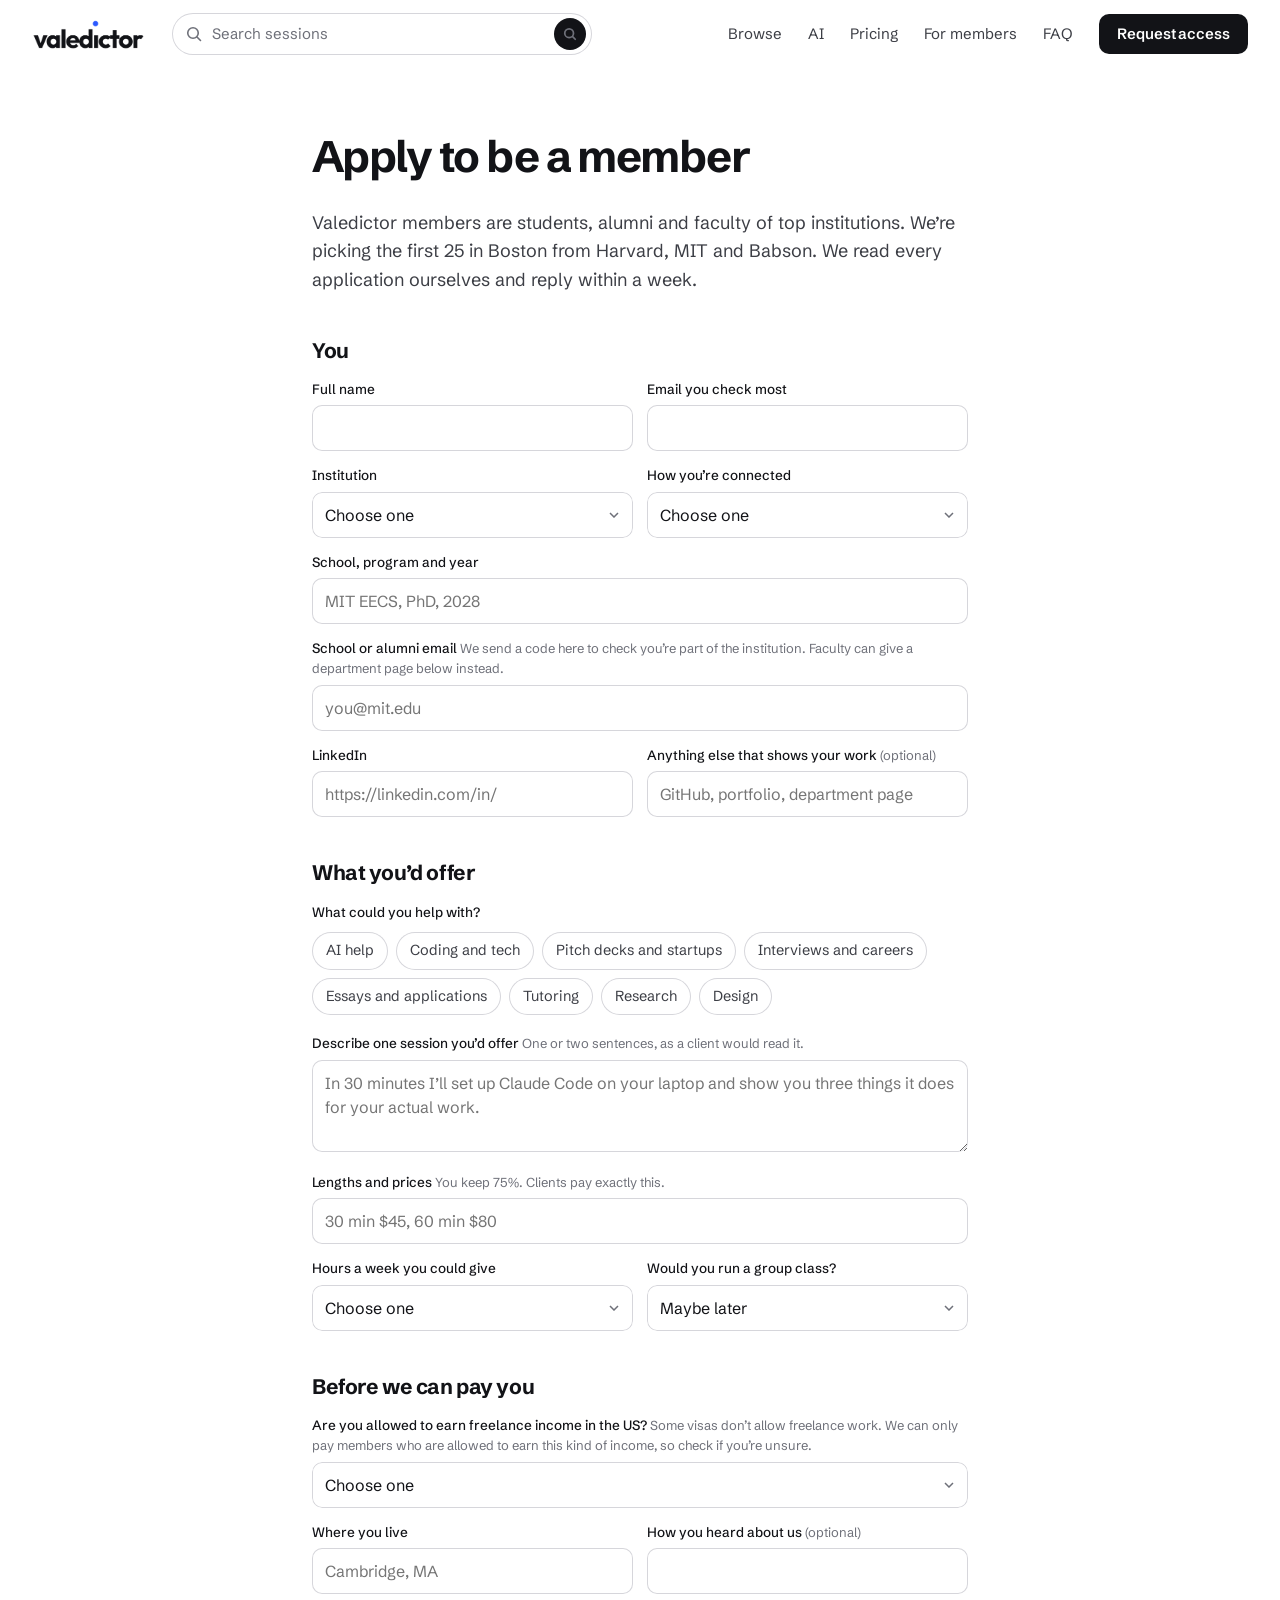
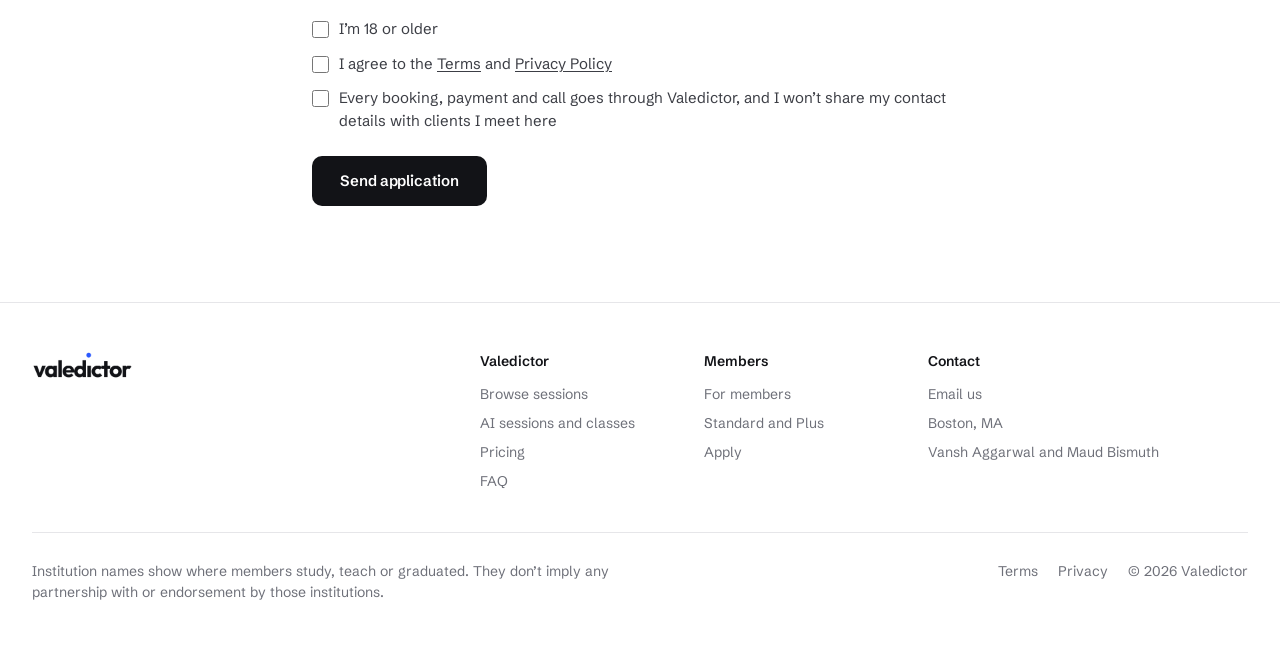
<file: apply/index.html>
<!doctype html>
<html lang="en">
<head>
<meta charset="utf-8">
<meta name="viewport" content="width=device-width, initial-scale=1">
<title>Apply to be a member | Valedictor</title>
<meta name="description" content="Apply to take paid bookings as a student, alum or faculty member of Harvard, MIT, Babson or another top institution. We read every application.">
<meta name="theme-color" content="#FFFFFF">
<meta property="og:title" content="Apply to be a member | Valedictor">
<meta property="og:description" content="Apply to take paid bookings as a student, alum or faculty member of Harvard, MIT, Babson or another top institution. We read every application.">
<meta property="og:type" content="website">
<meta property="og:url" content="https://valedictor.com/apply/">
<meta property="og:site_name" content="Valedictor">
<meta property="og:image" content="https://valedictor.com/og-image.png">
<meta property="og:image:width" content="1200">
<meta property="og:image:height" content="630">
<meta property="og:image:alt" content="Valedictor. Ask the top of the class. Example listings for a pitch deck review and a code review.">
<meta name="twitter:card" content="summary_large_image">
<meta name="twitter:title" content="Apply to be a member | Valedictor">
<meta name="twitter:description" content="Apply to take paid bookings as a student, alum or faculty member of Harvard, MIT, Babson or another top institution. We read every application.">
<meta name="twitter:image" content="https://valedictor.com/og-image.png">
<link rel="canonical" href="https://valedictor.com/apply/">
<link rel="icon" href="/favicon.svg" type="image/svg+xml">
<link rel="icon" href="/favicon-32.png" sizes="32x32" type="image/png">
<link rel="apple-touch-icon" href="/apple-touch-icon.png">
<link rel="preconnect" href="https://fonts.googleapis.com">
<link rel="preconnect" href="https://fonts.gstatic.com" crossorigin>
<link href="https://fonts.googleapis.com/css2?family=Schibsted+Grotesk:wght@400;500;600;700&display=swap" rel="stylesheet">
<link rel="stylesheet" href="/site.css">
</head>
<body class="page">

<header class="top searching" id="top">
  <div class="wrap">
    <a href="/" class="logo" aria-label="Valedictor home"></a>
    <form class="mini" id="mini" role="search" action="/sessions/">
      <svg width="16" height="16" viewBox="0 0 16 16" aria-hidden="true"><circle cx="7" cy="7" r="5.25" fill="none" stroke="currentColor" stroke-width="1.6"/><path d="M11 11l3.5 3.5" stroke="currentColor" stroke-width="1.6" stroke-linecap="round"/></svg>
      <input id="mq" name="q" placeholder="Search sessions" aria-label="Search sessions">
      <button type="submit" aria-label="Search"><svg width="14" height="14" viewBox="0 0 16 16" aria-hidden="true"><circle cx="7" cy="7" r="5" fill="none" stroke="currentColor" stroke-width="2"/><path d="M11 11l3 3" stroke="currentColor" stroke-width="2" stroke-linecap="round"/></svg></button>
    </form>
    <nav aria-label="Main">
      <a class="nl" href="/sessions/">Browse</a>
      <a class="nl" href="/ai/">AI</a>
      <a class="nl" href="/pricing/">Pricing</a>
      <a class="nl" href="/members/">For members</a>
      <a class="nl" href="/faq/">FAQ</a>
      <button class="btn" type="button" data-request>Request access</button>
      <button class="menu" type="button" id="menuBtn" aria-expanded="false" aria-controls="mnav" aria-label="Menu"><span></span><span></span></button>
    </nav>
  </div>
  <div class="mnav" id="mnav" hidden>
    <div class="wrap">
      <a href="/sessions/">Browse sessions</a>
      <a href="/ai/">AI</a>
      <a href="/pricing/">Pricing</a>
      <a href="/members/">For members</a>
      <a href="/faq/">FAQ</a>
    </div>
  </div>
</header>

<main class="doc apply">
  <h1>Apply to be a member</h1>
  <p class="lede">Valedictor members are students, alumni and faculty of top institutions. We’re picking the first 25 in Boston from Harvard, MIT and Babson. We read every application ourselves and reply within a week.</p>

  <form id="apply" class="aform" novalidate>
    <h2>You</h2>
    <div class="fields">
      <label class="field"><span>Full name</span><input name="name" required autocomplete="name"></label>
      <label class="field"><span>Email you check most</span><input name="email" type="email" required autocomplete="email"></label>
      <label class="field"><span>Institution</span>
        <select name="institution" required><option value="">Choose one</option><option>Harvard</option><option>MIT</option><option>Babson</option><option>Other top institution</option></select>
      </label>
      <label class="field"><span>How you’re connected</span>
        <select name="connection" required><option value="">Choose one</option><option>Current student</option><option>Alum</option><option>Faculty or teaching staff</option><option>Researcher or staff</option><option>Other</option></select>
      </label>
      <label class="field full"><span>School, program and year</span><input name="program" required placeholder="MIT EECS, PhD, 2028"></label>
      <label class="field full"><span>School or alumni email <small>We send a code here to check you’re part of the institution. Faculty can give a department page below instead.</small></span><input name="school_email" type="email" placeholder="you@mit.edu"></label>
      <label class="field"><span>LinkedIn</span><input name="linkedin" type="url" required placeholder="https://linkedin.com/in/"></label>
      <label class="field"><span>Anything else that shows your work <small>(optional)</small></span><input name="work" type="url" placeholder="GitHub, portfolio, department page"></label>
    </div>

    <h2>What you’d offer</h2>
    <fieldset class="chips"><legend>What could you help with?</legend>
      <label><input type="checkbox" name="areas" value="AI help"><span>AI help</span></label>
      <label><input type="checkbox" name="areas" value="Coding and tech"><span>Coding and tech</span></label>
      <label><input type="checkbox" name="areas" value="Pitch decks and startups"><span>Pitch decks and startups</span></label>
      <label><input type="checkbox" name="areas" value="Interviews and careers"><span>Interviews and careers</span></label>
      <label><input type="checkbox" name="areas" value="Essays and applications"><span>Essays and applications</span></label>
      <label><input type="checkbox" name="areas" value="Tutoring"><span>Tutoring</span></label>
      <label><input type="checkbox" name="areas" value="Research"><span>Research</span></label>
      <label><input type="checkbox" name="areas" value="Design"><span>Design</span></label>
    </fieldset>
    <div class="fields">
      <label class="field full"><span>Describe one session you’d offer <small>One or two sentences, as a client would read it.</small></span><textarea name="session" required placeholder="In 30 minutes I’ll set up Claude Code on your laptop and show you three things it does for your actual work."></textarea></label>
      <label class="field full"><span>Lengths and prices <small>You keep 75%. Clients pay exactly this.</small></span><input name="prices" required placeholder="30 min $45, 60 min $80"></label>
      <label class="field"><span>Hours a week you could give</span>
        <select name="hours" required><option value="">Choose one</option><option>1 to 2</option><option>3 to 5</option><option>6 to 10</option><option>More than 10</option></select>
      </label>
      <label class="field"><span>Would you run a group class?</span>
        <select name="classes"><option>Maybe later</option><option>Yes</option><option>No</option></select>
      </label>
    </div>

    <h2>Before we can pay you</h2>
    <div class="fields">
      <label class="field full"><span>Are you allowed to earn freelance income in the US? <small>Some visas don’t allow freelance work. We can only pay members who are allowed to earn this kind of income, so check if you’re unsure.</small></span>
        <select name="work_authorized" required><option value="">Choose one</option><option>Yes, US citizen or green card</option><option>Yes, I have work authorization that covers this</option><option>No</option><option>Not sure</option></select>
      </label>
      <label class="field"><span>Where you live</span><input name="city" required placeholder="Cambridge, MA"></label>
      <label class="field"><span>How you heard about us <small>(optional)</small></span><input name="heard"></label>
    </div>
    <div class="checks">
      <label><input type="checkbox" name="adult" required><span>I’m 18 or older</span></label>
      <label><input type="checkbox" name="terms" required><span>I agree to the <a href="/terms/">Terms</a> and <a href="/privacy/">Privacy Policy</a></span></label>
      <label><input type="checkbox" name="on_platform" required><span>Every booking, payment and call goes through Valedictor, and I won’t share my contact details with clients I meet here</span></label>
    </div>
    <input class="hp" type="text" name="_honey" tabindex="-1" autocomplete="off" aria-hidden="true">
    <p class="err" id="aErr" role="alert" hidden></p>
    <button class="btn send" type="submit" id="aSend">Send application</button>
  </form>

  <div class="adone" id="aDone" hidden>
    <h2>Application sent</h2>
    <p id="aDoneMsg">Thanks. We’ll reply within a week.</p>
    <p><a href="/">Back to Valedictor</a></p>
  </div>
</main>

<footer>
  <div class="wrap">
    <div class="brand"><a href="/" class="logo" aria-label="Valedictor home"></a></div>
    <div><h4>Valedictor</h4><ul><li><a href="/sessions/">Browse sessions</a></li><li><a href="/ai/">AI sessions and classes</a></li><li><a href="/pricing/">Pricing</a></li><li><a href="/faq/">FAQ</a></li></ul></div>
    <div><h4>Members</h4><ul><li><a href="/members/">For members</a></li><li><a href="/members/#plans">Standard and Plus</a></li><li><a href="/apply/">Apply</a></li></ul></div>
    <div><h4>Contact</h4><ul><li><a href="mailto:valedictor2026@gmail.com">Email us</a></li><li>Boston, MA</li><li>Vansh Aggarwal and Maud Bismuth</li></ul></div>
    <div class="legal"><p>Institution names show where members study, teach or graduated. They don’t imply any partnership with or endorsement by those institutions.</p><span class="links"><a href="/terms/">Terms</a><a href="/privacy/">Privacy</a><span>© 2026 Valedictor</span></span></div>
  </div>
</footer>

<div class="scrim" id="scrim"></div>
<aside class="sheet" id="sheet" role="dialog" aria-modal="true" aria-labelledby="sTitle">
  <div class="bar"><span>Example listing</span><button class="x" type="button" id="sClose" aria-label="Close"><svg width="14" height="14" viewBox="0 0 14 14"><path d="M2 2l10 10M12 2L2 12" stroke="currentColor" stroke-width="1.7" stroke-linecap="round"/></svg></button></div>
  <div class="body">
    <div id="sThumb"></div>
    <h3 id="sTitle"></h3>
    <div class="meta" id="sMeta"></div>
    <p class="bio" id="sBio"></p>
    <h4 id="sOptH">Choose a length</h4>
    <div class="opts" id="sOpts"></div>
    <h4>Where your money goes</h4>
    <div class="ledger" id="sLedger"></div>
    <h4 id="sTimeH">Pick a time</h4>
    <div class="clsinfo" id="sClass" hidden></div>
    <div class="days" id="sDays"></div>
    <div class="times" id="sTimes"></div>
    <p class="fine">This is an example of the format. Send a request and we’ll match you with a verified member when Boston opens.</p>
  </div>
  <div class="foot"><div><b id="sTotal">$45</b><span id="sWhen"></span></div><button class="btn" type="button" id="sBook">Request this session</button></div>
</aside>

<dialog class="req" id="req" aria-labelledby="rTitle">
  <form id="rForm" method="dialog">
    <div class="hd">
      <div><h2 id="rTitle">Request access</h2><p class="sub">We’re opening in Boston first. The founders read every request.</p></div>
      <button class="x" type="button" id="rClose" aria-label="Close"><svg width="14" height="14" viewBox="0 0 14 14"><path d="M2 2l10 10M12 2L2 12" stroke="currentColor" stroke-width="1.7" stroke-linecap="round"/></svg></button>
    </div>
    <div class="rbody">
      <div class="seg">
        <label><input type="radio" name="role" value="Looking for help" checked><span>I need help</span></label>
        <label><input type="radio" name="role" value="Applying to be a member" id="roleMember"><span>I want to be a member</span></label>
      </div>
      <div class="fields">
        <label class="field"><span>Name</span><input name="name" required autocomplete="name"></label>
        <label class="field"><span>Email</span><input name="email" type="email" required autocomplete="email"></label>
        <label class="field full" id="instField" hidden><span>Institution and field</span><input name="inst" placeholder="MIT, Computer Science"></label>
        <label class="field full"><span id="whatLbl">What do you need help with?</span><textarea name="what" id="what"></textarea></label>
      </div>
      <input class="hp" type="text" name="_honey" tabindex="-1" autocomplete="off" aria-hidden="true">
      <p class="err" id="rErr" role="alert" hidden></p>
      <button class="btn send" type="submit" id="rSend">Send request</button>
      <p class="fine">By sending this you agree to our <a href="terms.html">Terms</a> and <a href="privacy.html">Privacy Policy</a>.</p>
    </div>
    <div class="done" hidden>
      <h3>Request sent</h3>
      <p id="rDoneMsg">Thanks. One of the founders will reply by email.</p>
      <button class="btn quiet" type="button" id="rDone">Close</button>
    </div>
  </form>
</dialog>
<script src="/site.js"></script>
</body>
</html>
</file>
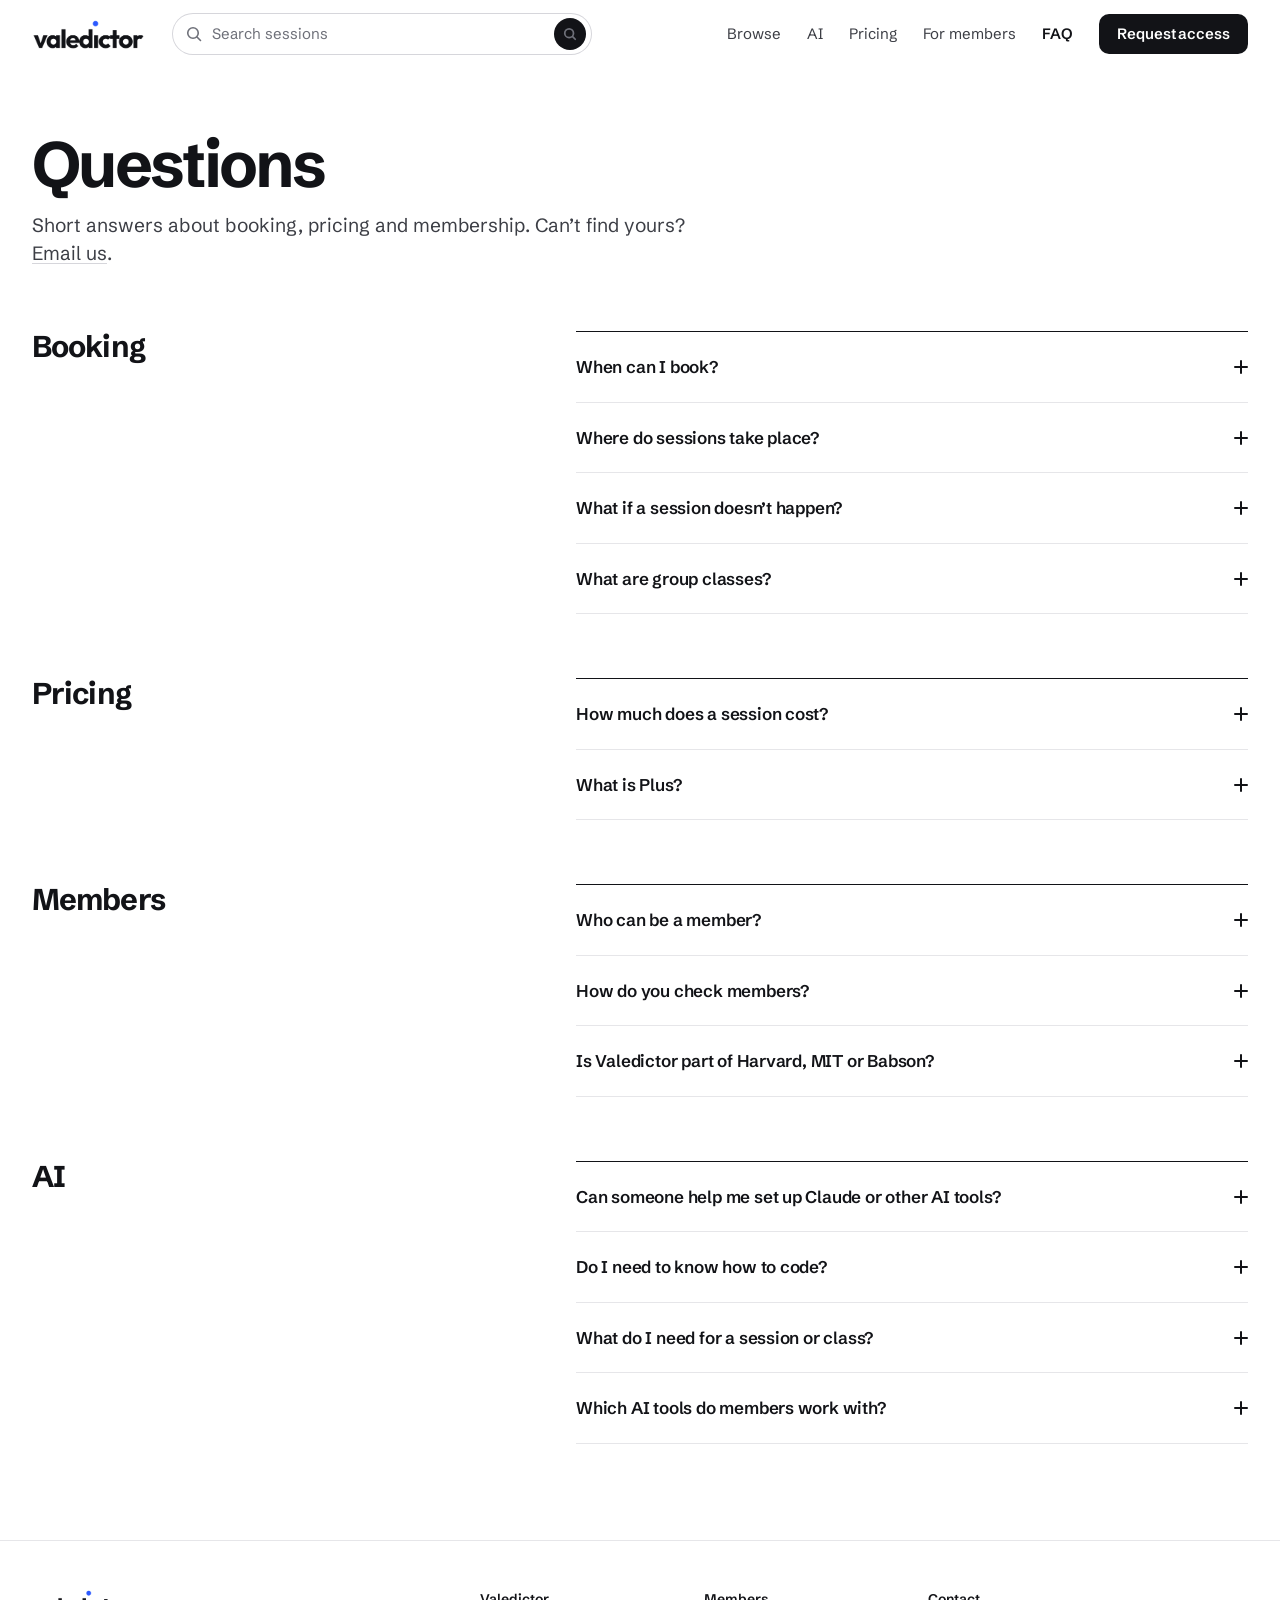
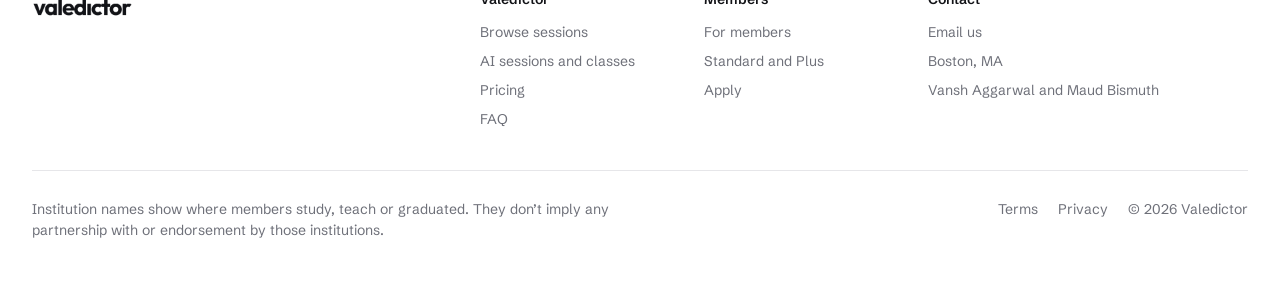
<file: faq/index.html>
<!doctype html>
<html lang="en">
<head>
<meta charset="utf-8">
<meta name="viewport" content="width=device-width, initial-scale=1">
<title>Questions | Valedictor</title>
<meta name="description" content="Answers about booking, pricing, refunds, membership and AI sessions on Valedictor.">
<meta name="theme-color" content="#FFFFFF">
<meta property="og:title" content="Questions | Valedictor">
<meta property="og:description" content="Answers about booking, pricing, refunds, membership and AI sessions on Valedictor.">
<meta property="og:type" content="website">
<meta property="og:url" content="https://valedictor.com/faq/">
<meta property="og:site_name" content="Valedictor">
<meta property="og:image" content="https://valedictor.com/og-image.png">
<meta property="og:image:width" content="1200">
<meta property="og:image:height" content="630">
<meta property="og:image:alt" content="Valedictor. Ask the top of the class. Example listings for a pitch deck review and a code review.">
<meta name="twitter:card" content="summary_large_image">
<meta name="twitter:title" content="Questions | Valedictor">
<meta name="twitter:description" content="Answers about booking, pricing, refunds, membership and AI sessions on Valedictor.">
<meta name="twitter:image" content="https://valedictor.com/og-image.png">
<link rel="canonical" href="https://valedictor.com/faq/">
<link rel="icon" href="/favicon.svg" type="image/svg+xml">
<link rel="icon" href="/favicon-32.png" sizes="32x32" type="image/png">
<link rel="apple-touch-icon" href="/apple-touch-icon.png">
<link rel="preconnect" href="https://fonts.googleapis.com">
<link rel="preconnect" href="https://fonts.gstatic.com" crossorigin>
<link href="https://fonts.googleapis.com/css2?family=Schibsted+Grotesk:wght@400;500;600;700&display=swap" rel="stylesheet">
<link rel="stylesheet" href="/site.css">
</head>
<body class="page">

<header class="top searching" id="top">
  <div class="wrap">
    <a href="/" class="logo" aria-label="Valedictor home"></a>
    <form class="mini" id="mini" role="search" action="/sessions/">
      <svg width="16" height="16" viewBox="0 0 16 16" aria-hidden="true"><circle cx="7" cy="7" r="5.25" fill="none" stroke="currentColor" stroke-width="1.6"/><path d="M11 11l3.5 3.5" stroke="currentColor" stroke-width="1.6" stroke-linecap="round"/></svg>
      <input id="mq" name="q" placeholder="Search sessions" aria-label="Search sessions">
      <button type="submit" aria-label="Search"><svg width="14" height="14" viewBox="0 0 16 16" aria-hidden="true"><circle cx="7" cy="7" r="5" fill="none" stroke="currentColor" stroke-width="2"/><path d="M11 11l3 3" stroke="currentColor" stroke-width="2" stroke-linecap="round"/></svg></button>
    </form>
    <nav aria-label="Main">
      <a class="nl" href="/sessions/">Browse</a>
      <a class="nl" href="/ai/">AI</a>
      <a class="nl" href="/pricing/">Pricing</a>
      <a class="nl" href="/members/">For members</a>
      <a class="nl" href="/faq/">FAQ</a>
      <button class="btn" type="button" data-request>Request access</button>
      <button class="menu" type="button" id="menuBtn" aria-expanded="false" aria-controls="mnav" aria-label="Menu"><span></span><span></span></button>
    </nav>
  </div>
  <div class="mnav" id="mnav" hidden>
    <div class="wrap">
      <a href="/sessions/">Browse sessions</a>
      <a href="/ai/">AI</a>
      <a href="/pricing/">Pricing</a>
      <a href="/members/">For members</a>
      <a href="/faq/">FAQ</a>
    </div>
  </div>
</header>

<main>
  <section class="phead compact">
    <div class="wrap">
      <h1>Questions</h1>
      <p class="lede">Short answers about booking, pricing and membership. Can’t find yours? <a class="link" href="mailto:valedictor2026@gmail.com">Email us</a>.</p>
    </div>
  </section>

  <section class="faq groups">
    <div class="wrap split">
      <div><h2>Booking</h2></div>
      <div class="qs">
        <details><summary>When can I book?<i></i></summary><p>We’re opening in Boston now, starting with our first members from Harvard, MIT and Babson. Send a request and one of the founders will reply with a match.</p></details>
        <details><summary>Where do sessions take place?<i></i></summary><p>Online, on a private video link we set up for each booking, so nobody has to swap phone numbers or emails. Recording, transcripts and summaries come later, and only if you both agree.</p></details>
        <details><summary>What if a session doesn’t happen?<i></i></summary><p>Your payment is held until the session takes place. If the member cancels or doesn’t show up, you get a full refund.</p></details>
        <details><summary>What are group classes?<i></i></summary><p>Small live classes, usually 8 to 10 people, run by one member on a set day and time. You pay per seat. They’re a cheaper way to learn things like AI basics or prompting with others.</p></details>

      </div>
    </div>
    <div class="wrap split">
      <div><h2>Pricing</h2></div>
      <div class="qs">
        <details><summary>How much does a session cost?<i></i></summary><p>Each member sets their own prices, and the price on the listing is everything you pay. There’s no booking fee, card fee or subscription. The member gets 75% and Valedictor keeps 25%, or 80% and 20% if the member is on Plus. Each booking shows you the exact split.</p></details>
        <details><summary>What is Plus?<i></i></summary><p>A monthly plan for members. On Plus you keep 80% of every booking instead of 75%, appear higher in search, can run paid group classes, get your own booking link, and are paid out the next day with a dashboard of your bookings. We’ll announce the price before launch.</p></details>

      </div>
    </div>
    <div class="wrap split">
      <div><h2>Members</h2></div>
      <div class="qs">
        <details><summary>Who can be a member?<i></i></summary><p>Students, alumni and faculty of top institutions, plus people formally affiliated with them. We start with Harvard, MIT and Babson.</p></details>
        <details><summary>How do you check members?<i></i></summary><p>Every member is verified with their institution before their first booking, for example through their institution email. We also read each application ourselves.</p></details>
        <details><summary>Is Valedictor part of Harvard, MIT or Babson?<i></i></summary><p>No. Institution names show where members study, teach or graduated. Valedictor isn’t affiliated with or endorsed by any of them.</p></details>

      </div>
    </div>
    <div class="wrap split">
      <div><h2>AI</h2></div>
      <div class="qs">
        <details><summary>Can someone help me set up Claude or other AI tools?<i></i></summary><p>Yes. Members can install and set up tools like Claude Code with you on your own laptop, build custom skills and agents, or teach you to use ChatGPT, Claude and Gemini on your real work.</p></details>
        <details><summary>Do I need to know how to code?<i></i></summary><p>No. Most AI sessions and both classes are for people who don’t code. For Claude Code or building an app, the member types alongside you and explains each step.</p></details>
        <details><summary>What do I need for a session or class?<i></i></summary><p>A laptop, and the work you want help with: your inbox, a project folder, a paper, a spreadsheet. We use your real work so you leave with something that already runs.</p></details>
        <details><summary>Which AI tools do members work with?<i></i></summary><p>Each member lists their own, usually Claude, Claude Code, ChatGPT and Gemini, plus automation tools for agents. Ask in your request if you need a specific one.</p></details>

      </div>
    </div>
  </section>
</main>

<footer>
  <div class="wrap">
    <div class="brand"><a href="/" class="logo" aria-label="Valedictor home"></a></div>
    <div><h4>Valedictor</h4><ul><li><a href="/sessions/">Browse sessions</a></li><li><a href="/ai/">AI sessions and classes</a></li><li><a href="/pricing/">Pricing</a></li><li><a href="/faq/">FAQ</a></li></ul></div>
    <div><h4>Members</h4><ul><li><a href="/members/">For members</a></li><li><a href="/members/#plans">Standard and Plus</a></li><li><a href="/apply/">Apply</a></li></ul></div>
    <div><h4>Contact</h4><ul><li><a href="mailto:valedictor2026@gmail.com">Email us</a></li><li>Boston, MA</li><li>Vansh Aggarwal and Maud Bismuth</li></ul></div>
    <div class="legal"><p>Institution names show where members study, teach or graduated. They don’t imply any partnership with or endorsement by those institutions.</p><span class="links"><a href="/terms/">Terms</a><a href="/privacy/">Privacy</a><span>© 2026 Valedictor</span></span></div>
  </div>
</footer>

<div class="scrim" id="scrim"></div>
<aside class="sheet" id="sheet" role="dialog" aria-modal="true" aria-labelledby="sTitle">
  <div class="bar"><span>Example listing</span><button class="x" type="button" id="sClose" aria-label="Close"><svg width="14" height="14" viewBox="0 0 14 14"><path d="M2 2l10 10M12 2L2 12" stroke="currentColor" stroke-width="1.7" stroke-linecap="round"/></svg></button></div>
  <div class="body">
    <div id="sThumb"></div>
    <h3 id="sTitle"></h3>
    <div class="meta" id="sMeta"></div>
    <p class="bio" id="sBio"></p>
    <h4 id="sOptH">Choose a length</h4>
    <div class="opts" id="sOpts"></div>
    <h4>Where your money goes</h4>
    <div class="ledger" id="sLedger"></div>
    <h4 id="sTimeH">Pick a time</h4>
    <div class="clsinfo" id="sClass" hidden></div>
    <div class="days" id="sDays"></div>
    <div class="times" id="sTimes"></div>
    <p class="fine">This is an example of the format. Send a request and we’ll match you with a verified member when Boston opens.</p>
  </div>
  <div class="foot"><div><b id="sTotal">$45</b><span id="sWhen"></span></div><button class="btn" type="button" id="sBook">Request this session</button></div>
</aside>

<dialog class="req" id="req" aria-labelledby="rTitle">
  <form id="rForm" method="dialog">
    <div class="hd">
      <div><h2 id="rTitle">Request access</h2><p class="sub">We’re opening in Boston first. The founders read every request.</p></div>
      <button class="x" type="button" id="rClose" aria-label="Close"><svg width="14" height="14" viewBox="0 0 14 14"><path d="M2 2l10 10M12 2L2 12" stroke="currentColor" stroke-width="1.7" stroke-linecap="round"/></svg></button>
    </div>
    <div class="rbody">
      <div class="seg">
        <label><input type="radio" name="role" value="Looking for help" checked><span>I need help</span></label>
        <label><input type="radio" name="role" value="Applying to be a member" id="roleMember"><span>I want to be a member</span></label>
      </div>
      <div class="fields">
        <label class="field"><span>Name</span><input name="name" required autocomplete="name"></label>
        <label class="field"><span>Email</span><input name="email" type="email" required autocomplete="email"></label>
        <label class="field full" id="instField" hidden><span>Institution and field</span><input name="inst" placeholder="MIT, Computer Science"></label>
        <label class="field full"><span id="whatLbl">What do you need help with?</span><textarea name="what" id="what"></textarea></label>
      </div>
      <input class="hp" type="text" name="_honey" tabindex="-1" autocomplete="off" aria-hidden="true">
      <p class="err" id="rErr" role="alert" hidden></p>
      <button class="btn send" type="submit" id="rSend">Send request</button>
      <p class="fine">By sending this you agree to our <a href="terms.html">Terms</a> and <a href="privacy.html">Privacy Policy</a>.</p>
    </div>
    <div class="done" hidden>
      <h3>Request sent</h3>
      <p id="rDoneMsg">Thanks. One of the founders will reply by email.</p>
      <button class="btn quiet" type="button" id="rDone">Close</button>
    </div>
  </form>
</dialog>
<script src="/site.js"></script>
</body>
</html>
</file>
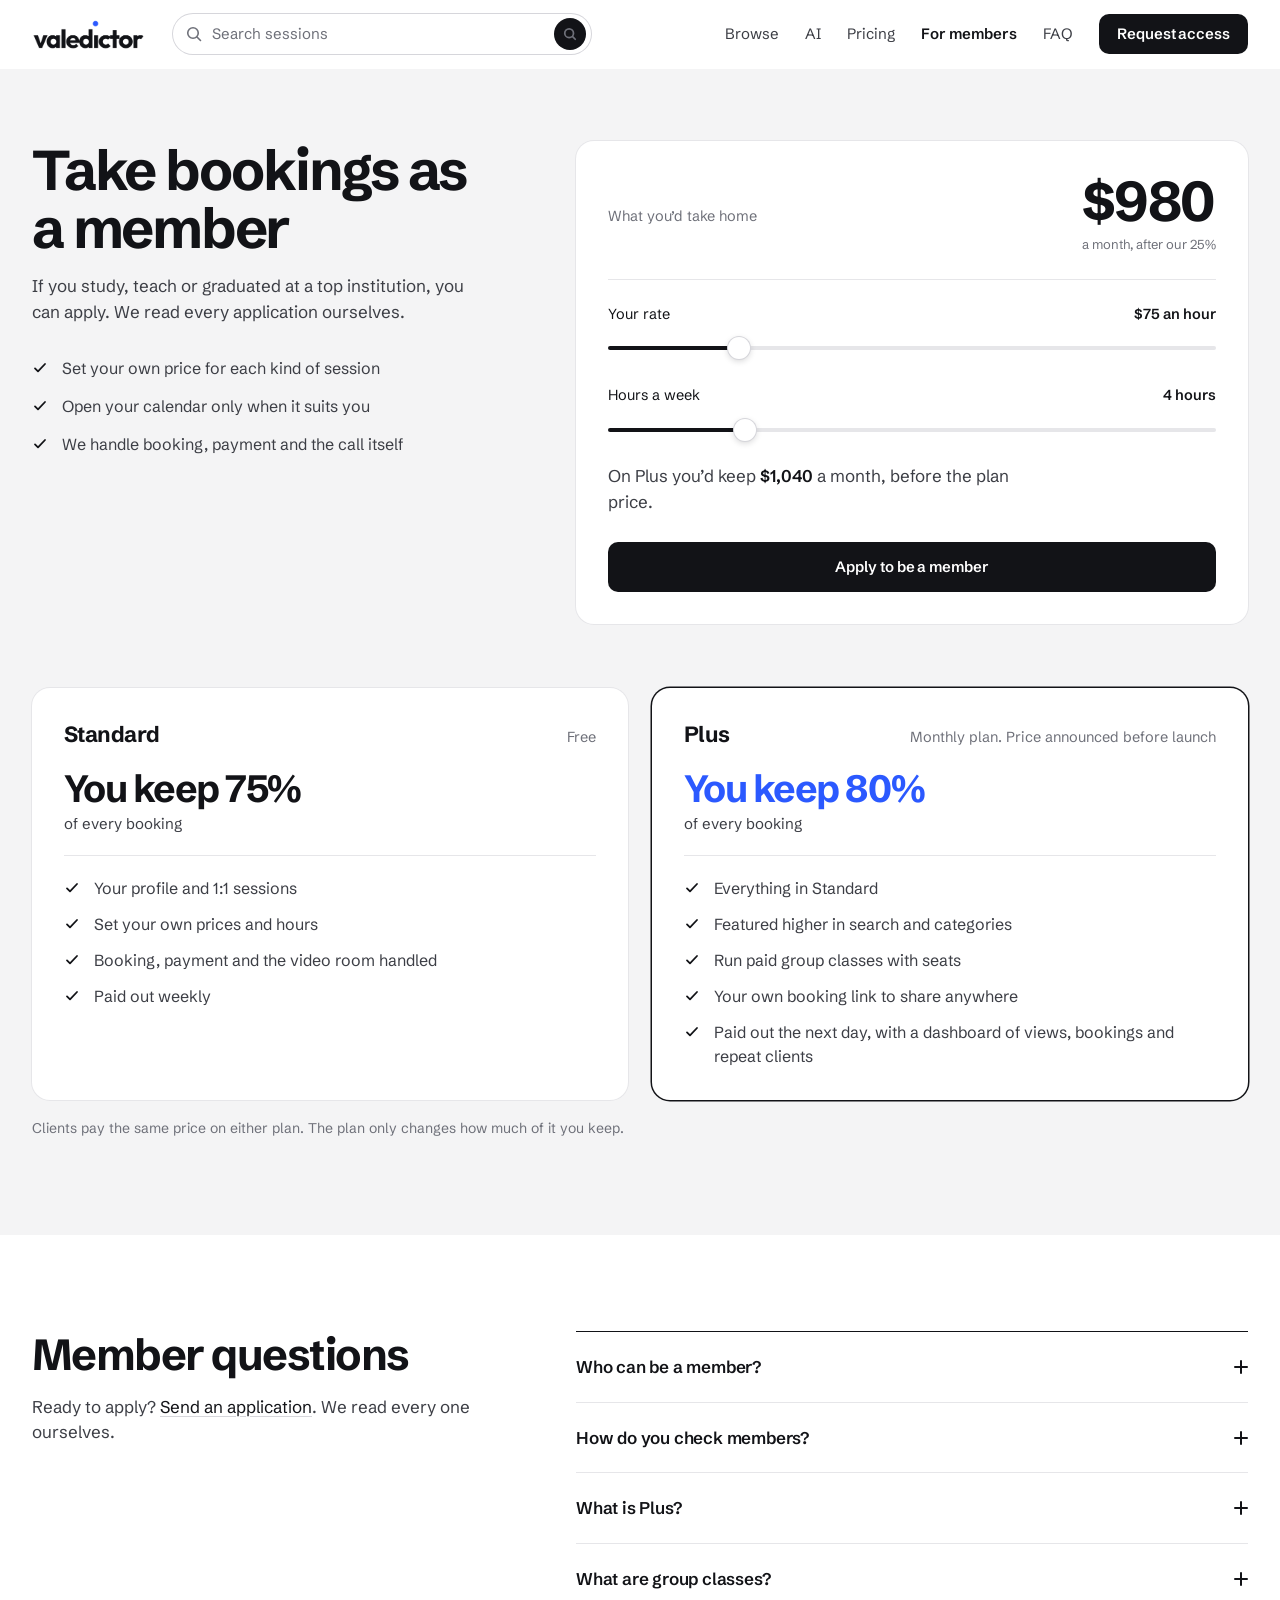
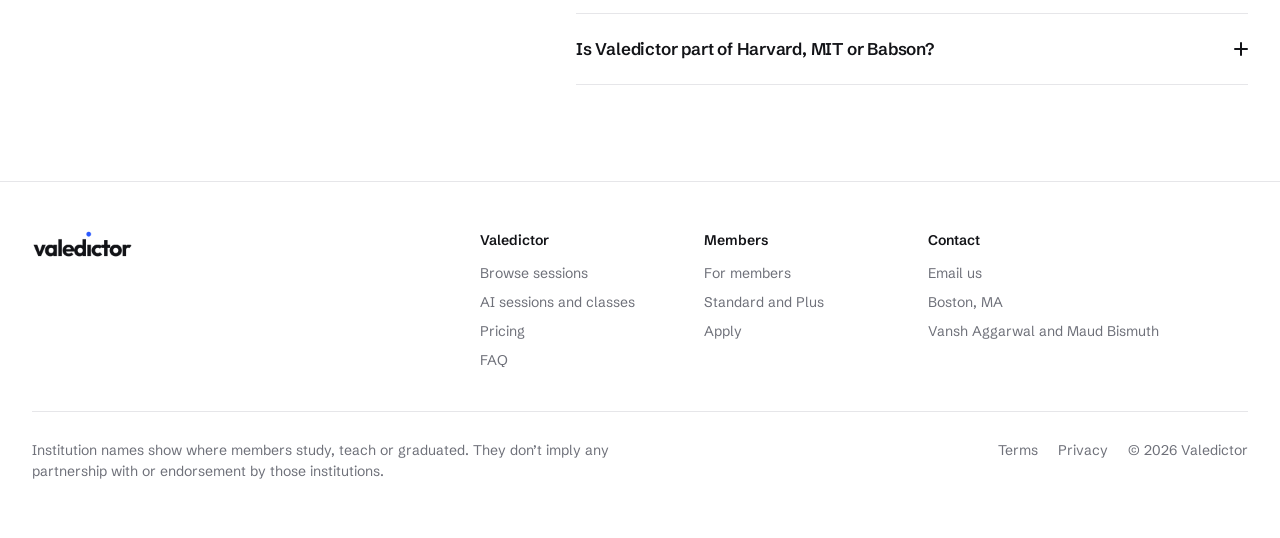
<file: members/index.html>
<!doctype html>
<html lang="en">
<head>
<meta charset="utf-8">
<meta name="viewport" content="width=device-width, initial-scale=1">
<title>For members | Valedictor</title>
<meta name="description" content="Take paid bookings as a student, alum or faculty member of a top institution. Set your own prices. Keep 75%, or 80% on Plus.">
<meta name="theme-color" content="#FFFFFF">
<meta property="og:title" content="For members | Valedictor">
<meta property="og:description" content="Take paid bookings as a student, alum or faculty member of a top institution. Set your own prices. Keep 75%, or 80% on Plus.">
<meta property="og:type" content="website">
<meta property="og:url" content="https://valedictor.com/members/">
<meta property="og:site_name" content="Valedictor">
<meta property="og:image" content="https://valedictor.com/og-image.png">
<meta property="og:image:width" content="1200">
<meta property="og:image:height" content="630">
<meta property="og:image:alt" content="Valedictor. Ask the top of the class. Example listings for a pitch deck review and a code review.">
<meta name="twitter:card" content="summary_large_image">
<meta name="twitter:title" content="For members | Valedictor">
<meta name="twitter:description" content="Take paid bookings as a student, alum or faculty member of a top institution. Set your own prices. Keep 75%, or 80% on Plus.">
<meta name="twitter:image" content="https://valedictor.com/og-image.png">
<link rel="canonical" href="https://valedictor.com/members/">
<link rel="icon" href="/favicon.svg" type="image/svg+xml">
<link rel="icon" href="/favicon-32.png" sizes="32x32" type="image/png">
<link rel="apple-touch-icon" href="/apple-touch-icon.png">
<link rel="preconnect" href="https://fonts.googleapis.com">
<link rel="preconnect" href="https://fonts.gstatic.com" crossorigin>
<link href="https://fonts.googleapis.com/css2?family=Schibsted+Grotesk:wght@400;500;600;700&display=swap" rel="stylesheet">
<link rel="stylesheet" href="/site.css">
</head>
<body class="page">

<header class="top searching" id="top">
  <div class="wrap">
    <a href="/" class="logo" aria-label="Valedictor home"></a>
    <form class="mini" id="mini" role="search" action="/sessions/">
      <svg width="16" height="16" viewBox="0 0 16 16" aria-hidden="true"><circle cx="7" cy="7" r="5.25" fill="none" stroke="currentColor" stroke-width="1.6"/><path d="M11 11l3.5 3.5" stroke="currentColor" stroke-width="1.6" stroke-linecap="round"/></svg>
      <input id="mq" name="q" placeholder="Search sessions" aria-label="Search sessions">
      <button type="submit" aria-label="Search"><svg width="14" height="14" viewBox="0 0 16 16" aria-hidden="true"><circle cx="7" cy="7" r="5" fill="none" stroke="currentColor" stroke-width="2"/><path d="M11 11l3 3" stroke="currentColor" stroke-width="2" stroke-linecap="round"/></svg></button>
    </form>
    <nav aria-label="Main">
      <a class="nl" href="/sessions/">Browse</a>
      <a class="nl" href="/ai/">AI</a>
      <a class="nl" href="/pricing/">Pricing</a>
      <a class="nl" href="/members/">For members</a>
      <a class="nl" href="/faq/">FAQ</a>
      <button class="btn" type="button" data-request>Request access</button>
      <button class="menu" type="button" id="menuBtn" aria-expanded="false" aria-controls="mnav" aria-label="Menu"><span></span><span></span></button>
    </nav>
  </div>
  <div class="mnav" id="mnav" hidden>
    <div class="wrap">
      <a href="/sessions/">Browse sessions</a>
      <a href="/ai/">AI</a>
      <a href="/pricing/">Pricing</a>
      <a href="/members/">For members</a>
      <a href="/faq/">FAQ</a>
    </div>
  </div>
</header>

<main>
  <section class="members first" id="members">
    <div class="wrap split">
      <div>
        <h1>Take bookings as a member</h1>
        <p>If you study, teach or graduated at a top institution, you can apply. We read every application ourselves.</p>
        <ul class="who-can">
          <li><svg width="16" height="16" viewBox="0 0 16 16"><path d="M3 8.4l3 3 7-7.4" fill="none" stroke="currentColor" stroke-width="1.8" stroke-linecap="round" stroke-linejoin="round"/></svg><span>Set your own price for each kind of session</span></li>
          <li><svg width="16" height="16" viewBox="0 0 16 16"><path d="M3 8.4l3 3 7-7.4" fill="none" stroke="currentColor" stroke-width="1.8" stroke-linecap="round" stroke-linejoin="round"/></svg><span>Open your calendar only when it suits you</span></li>
          <li><svg width="16" height="16" viewBox="0 0 16 16"><path d="M3 8.4l3 3 7-7.4" fill="none" stroke="currentColor" stroke-width="1.8" stroke-linecap="round" stroke-linejoin="round"/></svg><span>We handle booking, payment and the call itself</span></li>
        </ul>
      </div>
      <div class="calc" id="calc">
        <div class="out">
          <span>What you’d take home</span>
          <div><output id="earn">$980</output><small>a month, after our 25%</small></div>
        </div>
        <div class="rng">
          <div class="h"><label for="rate">Your rate</label><b id="rateV">$75 an hour</b></div>
          <input type="range" id="rate" min="30" max="250" step="5" value="75">
        </div>
        <div class="rng">
          <div class="h"><label for="hrs">Hours a week</label><b id="hrsV">4 hours</b></div>
          <input type="range" id="hrs" min="1" max="15" step="1" value="4">
        </div>
        <p class="plusline">On Plus you’d keep <b id="earnPlus">$1,040</b> a month, before the plan price.</p>
        <a class="btn" href="/apply/">Apply to be a member</a>
      </div>
    </div>
    <div class="wrap">
      <div class="plans" id="plans">
        <article class="plan">
          <div class="ph"><h3>Standard</h3><p class="pp">Free</p></div>
          <p class="keep"><b>You keep 75%</b> of every booking</p>
          <ul>
            <li><svg width="16" height="16" viewBox="0 0 16 16" aria-hidden="true"><path d="M3 8.4l3 3 7-7.4" fill="none" stroke="currentColor" stroke-width="1.8" stroke-linecap="round" stroke-linejoin="round"/></svg>Your profile and 1:1 sessions</li>
            <li><svg width="16" height="16" viewBox="0 0 16 16" aria-hidden="true"><path d="M3 8.4l3 3 7-7.4" fill="none" stroke="currentColor" stroke-width="1.8" stroke-linecap="round" stroke-linejoin="round"/></svg>Set your own prices and hours</li>
            <li><svg width="16" height="16" viewBox="0 0 16 16" aria-hidden="true"><path d="M3 8.4l3 3 7-7.4" fill="none" stroke="currentColor" stroke-width="1.8" stroke-linecap="round" stroke-linejoin="round"/></svg>Booking, payment and the video room handled</li>
            <li><svg width="16" height="16" viewBox="0 0 16 16" aria-hidden="true"><path d="M3 8.4l3 3 7-7.4" fill="none" stroke="currentColor" stroke-width="1.8" stroke-linecap="round" stroke-linejoin="round"/></svg>Paid out weekly</li>
          </ul>
        </article>
        <article class="plan plus">
          <div class="ph"><h3>Plus</h3><p class="pp">Monthly plan. Price announced before launch</p></div>
          <p class="keep"><b>You keep 80%</b> of every booking</p>
          <ul>
            <li><svg width="16" height="16" viewBox="0 0 16 16" aria-hidden="true"><path d="M3 8.4l3 3 7-7.4" fill="none" stroke="currentColor" stroke-width="1.8" stroke-linecap="round" stroke-linejoin="round"/></svg>Everything in Standard</li>
            <li><svg width="16" height="16" viewBox="0 0 16 16" aria-hidden="true"><path d="M3 8.4l3 3 7-7.4" fill="none" stroke="currentColor" stroke-width="1.8" stroke-linecap="round" stroke-linejoin="round"/></svg>Featured higher in search and categories</li>
            <li><svg width="16" height="16" viewBox="0 0 16 16" aria-hidden="true"><path d="M3 8.4l3 3 7-7.4" fill="none" stroke="currentColor" stroke-width="1.8" stroke-linecap="round" stroke-linejoin="round"/></svg>Run paid group classes with seats</li>
            <li><svg width="16" height="16" viewBox="0 0 16 16" aria-hidden="true"><path d="M3 8.4l3 3 7-7.4" fill="none" stroke="currentColor" stroke-width="1.8" stroke-linecap="round" stroke-linejoin="round"/></svg>Your own booking link to share anywhere</li>
            <li><svg width="16" height="16" viewBox="0 0 16 16" aria-hidden="true"><path d="M3 8.4l3 3 7-7.4" fill="none" stroke="currentColor" stroke-width="1.8" stroke-linecap="round" stroke-linejoin="round"/></svg>Paid out the next day, with a dashboard of views, bookings and repeat clients</li>
          </ul>
        </article>
      </div>
      <p class="plannote">Clients pay the same price on either plan. The plan only changes how much of it you keep.</p>
    </div>
  </section>

  <section class="faq">
    <div class="wrap split">
      <div><h2>Member questions</h2><p>Ready to apply? <a class="link" href="/apply/">Send an application</a>. We read every one ourselves.</p></div>
      <div class="qs">
        <details><summary>Who can be a member?<i></i></summary><p>Students, alumni and faculty of top institutions, plus people formally affiliated with them. We start with Harvard, MIT and Babson.</p></details>
        <details><summary>How do you check members?<i></i></summary><p>Every member is verified with their institution before their first booking, for example through their institution email. We also read each application ourselves.</p></details>
        <details><summary>What is Plus?<i></i></summary><p>A monthly plan for members. On Plus you keep 80% of every booking instead of 75%, appear higher in search, can run paid group classes, get your own booking link, and are paid out the next day with a dashboard of your bookings. We’ll announce the price before launch.</p></details>
        <details><summary>What are group classes?<i></i></summary><p>Small live classes, usually 8 to 10 people, run by one member on a set day and time. You pay per seat. They’re a cheaper way to learn things like AI basics or prompting with others.</p></details>
        <details><summary>Is Valedictor part of Harvard, MIT or Babson?<i></i></summary><p>No. Institution names show where members study, teach or graduated. Valedictor isn’t affiliated with or endorsed by any of them.</p></details>

      </div>
    </div>
  </section>
</main>

<footer>
  <div class="wrap">
    <div class="brand"><a href="/" class="logo" aria-label="Valedictor home"></a></div>
    <div><h4>Valedictor</h4><ul><li><a href="/sessions/">Browse sessions</a></li><li><a href="/ai/">AI sessions and classes</a></li><li><a href="/pricing/">Pricing</a></li><li><a href="/faq/">FAQ</a></li></ul></div>
    <div><h4>Members</h4><ul><li><a href="/members/">For members</a></li><li><a href="/members/#plans">Standard and Plus</a></li><li><a href="/apply/">Apply</a></li></ul></div>
    <div><h4>Contact</h4><ul><li><a href="mailto:valedictor2026@gmail.com">Email us</a></li><li>Boston, MA</li><li>Vansh Aggarwal and Maud Bismuth</li></ul></div>
    <div class="legal"><p>Institution names show where members study, teach or graduated. They don’t imply any partnership with or endorsement by those institutions.</p><span class="links"><a href="/terms/">Terms</a><a href="/privacy/">Privacy</a><span>© 2026 Valedictor</span></span></div>
  </div>
</footer>

<div class="scrim" id="scrim"></div>
<aside class="sheet" id="sheet" role="dialog" aria-modal="true" aria-labelledby="sTitle">
  <div class="bar"><span>Example listing</span><button class="x" type="button" id="sClose" aria-label="Close"><svg width="14" height="14" viewBox="0 0 14 14"><path d="M2 2l10 10M12 2L2 12" stroke="currentColor" stroke-width="1.7" stroke-linecap="round"/></svg></button></div>
  <div class="body">
    <div id="sThumb"></div>
    <h3 id="sTitle"></h3>
    <div class="meta" id="sMeta"></div>
    <p class="bio" id="sBio"></p>
    <h4 id="sOptH">Choose a length</h4>
    <div class="opts" id="sOpts"></div>
    <h4>Where your money goes</h4>
    <div class="ledger" id="sLedger"></div>
    <h4 id="sTimeH">Pick a time</h4>
    <div class="clsinfo" id="sClass" hidden></div>
    <div class="days" id="sDays"></div>
    <div class="times" id="sTimes"></div>
    <p class="fine">This is an example of the format. Send a request and we’ll match you with a verified member when Boston opens.</p>
  </div>
  <div class="foot"><div><b id="sTotal">$45</b><span id="sWhen"></span></div><button class="btn" type="button" id="sBook">Request this session</button></div>
</aside>

<dialog class="req" id="req" aria-labelledby="rTitle">
  <form id="rForm" method="dialog">
    <div class="hd">
      <div><h2 id="rTitle">Request access</h2><p class="sub">We’re opening in Boston first. The founders read every request.</p></div>
      <button class="x" type="button" id="rClose" aria-label="Close"><svg width="14" height="14" viewBox="0 0 14 14"><path d="M2 2l10 10M12 2L2 12" stroke="currentColor" stroke-width="1.7" stroke-linecap="round"/></svg></button>
    </div>
    <div class="rbody">
      <div class="seg">
        <label><input type="radio" name="role" value="Looking for help" checked><span>I need help</span></label>
        <label><input type="radio" name="role" value="Applying to be a member" id="roleMember"><span>I want to be a member</span></label>
      </div>
      <div class="fields">
        <label class="field"><span>Name</span><input name="name" required autocomplete="name"></label>
        <label class="field"><span>Email</span><input name="email" type="email" required autocomplete="email"></label>
        <label class="field full" id="instField" hidden><span>Institution and field</span><input name="inst" placeholder="MIT, Computer Science"></label>
        <label class="field full"><span id="whatLbl">What do you need help with?</span><textarea name="what" id="what"></textarea></label>
      </div>
      <input class="hp" type="text" name="_honey" tabindex="-1" autocomplete="off" aria-hidden="true">
      <p class="err" id="rErr" role="alert" hidden></p>
      <button class="btn send" type="submit" id="rSend">Send request</button>
      <p class="fine">By sending this you agree to our <a href="terms.html">Terms</a> and <a href="privacy.html">Privacy Policy</a>.</p>
    </div>
    <div class="done" hidden>
      <h3>Request sent</h3>
      <p id="rDoneMsg">Thanks. One of the founders will reply by email.</p>
      <button class="btn quiet" type="button" id="rDone">Close</button>
    </div>
  </form>
</dialog>
<script src="/site.js"></script>
</body>
</html>
</file>
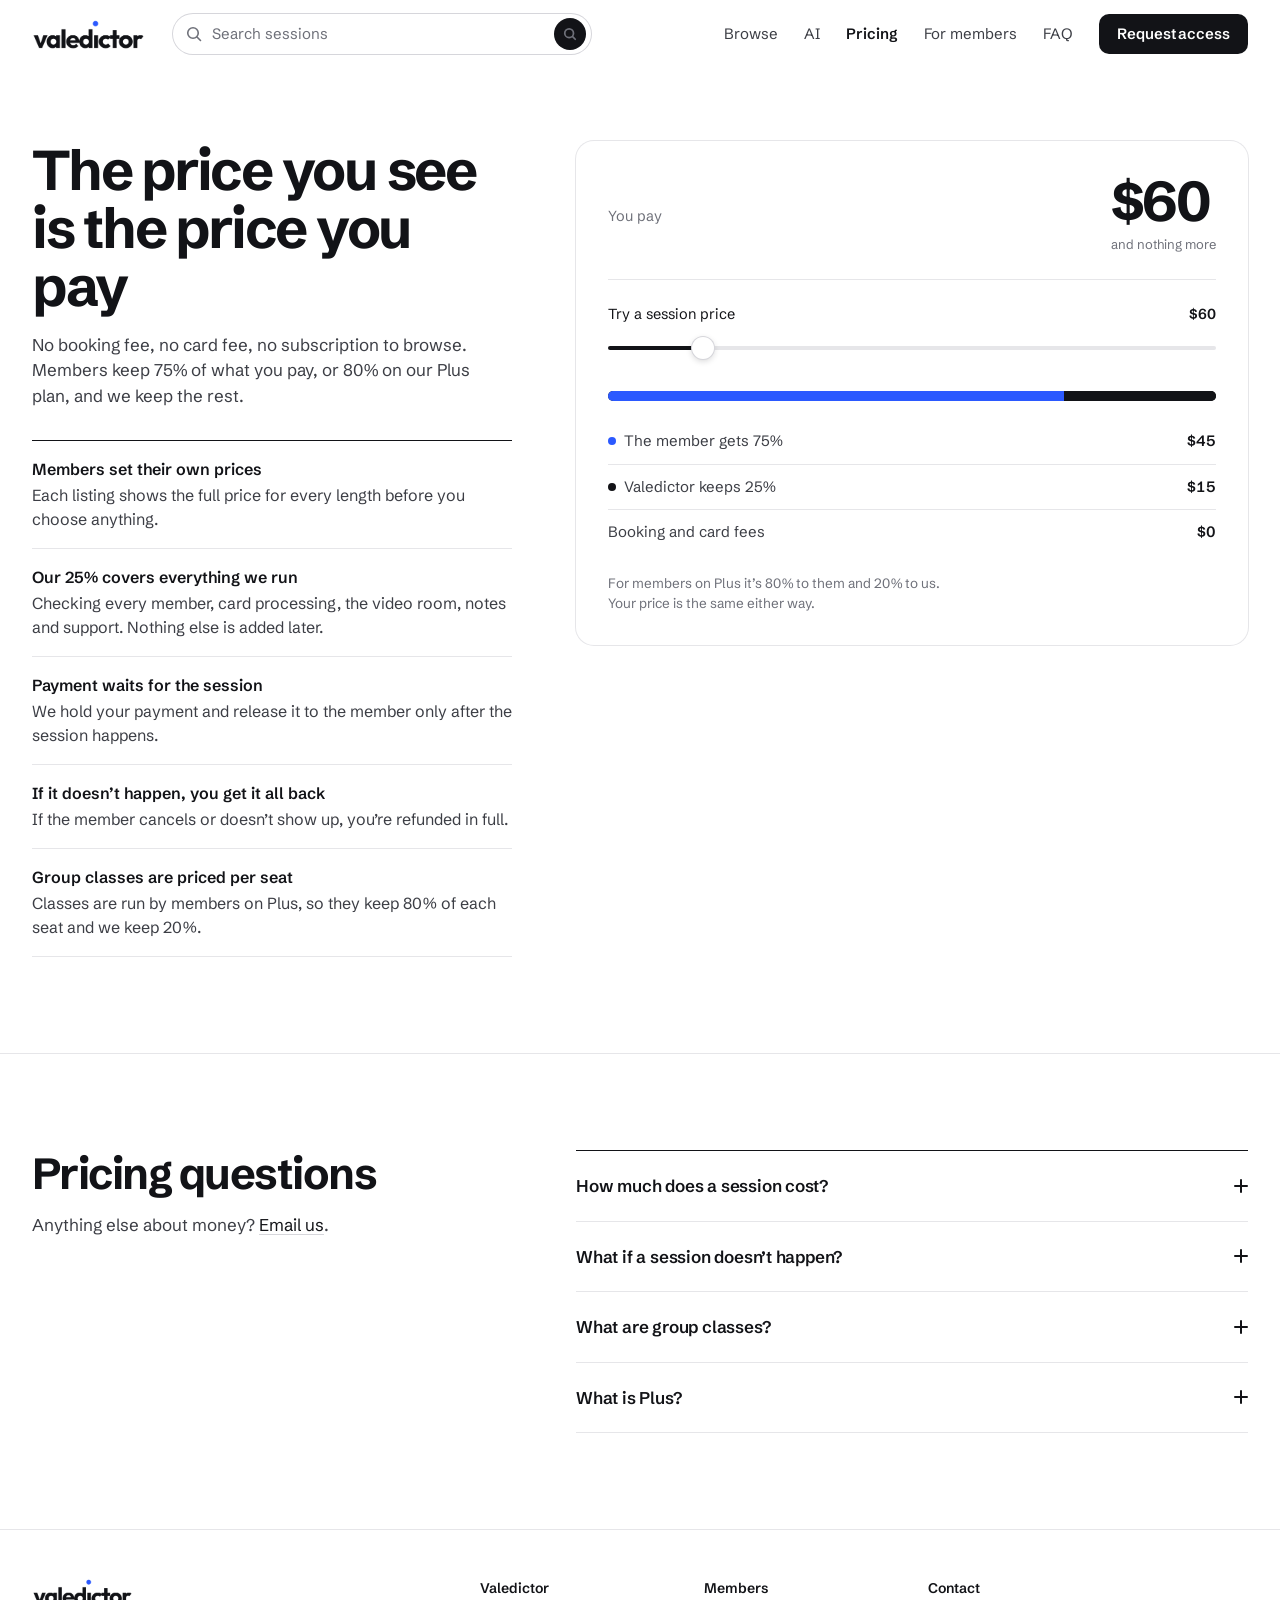
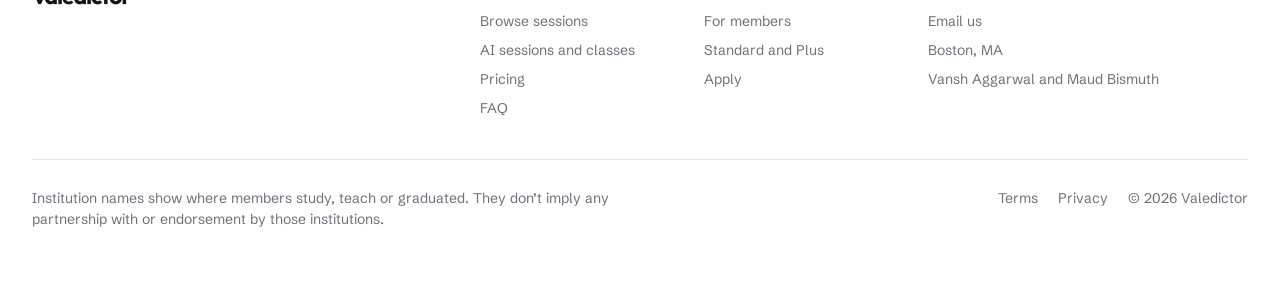
<file: pricing/index.html>
<!doctype html>
<html lang="en">
<head>
<meta charset="utf-8">
<meta name="viewport" content="width=device-width, initial-scale=1">
<title>Pricing | Valedictor</title>
<meta name="description" content="The price you see is the price you pay. No booking or card fees. Members keep 75%, or 80% on Plus, and every booking shows the exact split.">
<meta name="theme-color" content="#FFFFFF">
<meta property="og:title" content="Pricing | Valedictor">
<meta property="og:description" content="The price you see is the price you pay. No booking or card fees. Members keep 75%, or 80% on Plus, and every booking shows the exact split.">
<meta property="og:type" content="website">
<meta property="og:url" content="https://valedictor.com/pricing/">
<meta property="og:site_name" content="Valedictor">
<meta property="og:image" content="https://valedictor.com/og-image.png">
<meta property="og:image:width" content="1200">
<meta property="og:image:height" content="630">
<meta property="og:image:alt" content="Valedictor. Ask the top of the class. Example listings for a pitch deck review and a code review.">
<meta name="twitter:card" content="summary_large_image">
<meta name="twitter:title" content="Pricing | Valedictor">
<meta name="twitter:description" content="The price you see is the price you pay. No booking or card fees. Members keep 75%, or 80% on Plus, and every booking shows the exact split.">
<meta name="twitter:image" content="https://valedictor.com/og-image.png">
<link rel="canonical" href="https://valedictor.com/pricing/">
<link rel="icon" href="/favicon.svg" type="image/svg+xml">
<link rel="icon" href="/favicon-32.png" sizes="32x32" type="image/png">
<link rel="apple-touch-icon" href="/apple-touch-icon.png">
<link rel="preconnect" href="https://fonts.googleapis.com">
<link rel="preconnect" href="https://fonts.gstatic.com" crossorigin>
<link href="https://fonts.googleapis.com/css2?family=Schibsted+Grotesk:wght@400;500;600;700&display=swap" rel="stylesheet">
<link rel="stylesheet" href="/site.css">
</head>
<body class="page">

<header class="top searching" id="top">
  <div class="wrap">
    <a href="/" class="logo" aria-label="Valedictor home"></a>
    <form class="mini" id="mini" role="search" action="/sessions/">
      <svg width="16" height="16" viewBox="0 0 16 16" aria-hidden="true"><circle cx="7" cy="7" r="5.25" fill="none" stroke="currentColor" stroke-width="1.6"/><path d="M11 11l3.5 3.5" stroke="currentColor" stroke-width="1.6" stroke-linecap="round"/></svg>
      <input id="mq" name="q" placeholder="Search sessions" aria-label="Search sessions">
      <button type="submit" aria-label="Search"><svg width="14" height="14" viewBox="0 0 16 16" aria-hidden="true"><circle cx="7" cy="7" r="5" fill="none" stroke="currentColor" stroke-width="2"/><path d="M11 11l3 3" stroke="currentColor" stroke-width="2" stroke-linecap="round"/></svg></button>
    </form>
    <nav aria-label="Main">
      <a class="nl" href="/sessions/">Browse</a>
      <a class="nl" href="/ai/">AI</a>
      <a class="nl" href="/pricing/">Pricing</a>
      <a class="nl" href="/members/">For members</a>
      <a class="nl" href="/faq/">FAQ</a>
      <button class="btn" type="button" data-request>Request access</button>
      <button class="menu" type="button" id="menuBtn" aria-expanded="false" aria-controls="mnav" aria-label="Menu"><span></span><span></span></button>
    </nav>
  </div>
  <div class="mnav" id="mnav" hidden>
    <div class="wrap">
      <a href="/sessions/">Browse sessions</a>
      <a href="/ai/">AI</a>
      <a href="/pricing/">Pricing</a>
      <a href="/members/">For members</a>
      <a href="/faq/">FAQ</a>
    </div>
  </div>
</header>

<main>
  <section class="pricing first" id="pricing">
    <div class="wrap split">
      <div>
        <h1>The price you see is the price you pay</h1>
        <p>No booking fee, no card fee, no subscription to browse. Members keep 75% of what you pay, or 80% on our Plus plan, and we keep the rest.</p>
        <ul class="rules">
          <li><b>Members set their own prices</b>Each listing shows the full price for every length before you choose anything.</li>
          <li><b>Our 25% covers everything we run</b>Checking every member, card processing, the video room, notes and support. Nothing else is added later.</li>
          <li><b>Payment waits for the session</b>We hold your payment and release it to the member only after the session happens.</li>
          <li><b>If it doesn’t happen, you get it all back</b>If the member cancels or doesn’t show up, you’re refunded in full.</li>
          <li><b>Group classes are priced per seat</b>Classes are run by members on Plus, so they keep 80% of each seat and we keep 20%.</li>
        </ul>
      </div>
      <div class="calc paycalc">
        <div class="out">
          <span>You pay</span>
          <div><output id="pPay">$60</output><small>and nothing more</small></div>
        </div>
        <div class="rng">
          <div class="h"><label for="price">Try a session price</label><b id="priceV">$60</b></div>
          <input type="range" id="price" min="20" max="300" step="5" value="60">
        </div>
        <div class="splitbar" aria-hidden="true"><i class="m" style="width:75%"></i><i class="v" style="width:25%"></i></div>
        <div class="ledger">
          <div><span><i class="dot m"></i>The member gets 75%</span><b id="pMember">$45</b></div>
          <div><span><i class="dot v"></i>Valedictor keeps 25%</span><b id="pUs">$15</b></div>
          <div><span>Booking and card fees</span><b>$0</b></div>
        </div>
        <p class="fine">For members on Plus it’s 80% to them and 20% to us. Your price is the same either way.</p>
      </div>
    </div>
  </section>

  <section class="faq after">
    <div class="wrap split">
      <div><h2>Pricing questions</h2><p>Anything else about money? <a class="link" href="mailto:valedictor2026@gmail.com">Email us</a>.</p></div>
      <div class="qs">
        <details><summary>How much does a session cost?<i></i></summary><p>Each member sets their own prices, and the price on the listing is everything you pay. There’s no booking fee, card fee or subscription. The member gets 75% and Valedictor keeps 25%, or 80% and 20% if the member is on Plus. Each booking shows you the exact split.</p></details>
        <details><summary>What if a session doesn’t happen?<i></i></summary><p>Your payment is held until the session takes place. If the member cancels or doesn’t show up, you get a full refund.</p></details>
        <details><summary>What are group classes?<i></i></summary><p>Small live classes, usually 8 to 10 people, run by one member on a set day and time. You pay per seat. They’re a cheaper way to learn things like AI basics or prompting with others.</p></details>
        <details><summary>What is Plus?<i></i></summary><p>A monthly plan for members. On Plus you keep 80% of every booking instead of 75%, appear higher in search, can run paid group classes, get your own booking link, and are paid out the next day with a dashboard of your bookings. We’ll announce the price before launch.</p></details>

      </div>
    </div>
  </section>
</main>

<footer>
  <div class="wrap">
    <div class="brand"><a href="/" class="logo" aria-label="Valedictor home"></a></div>
    <div><h4>Valedictor</h4><ul><li><a href="/sessions/">Browse sessions</a></li><li><a href="/ai/">AI sessions and classes</a></li><li><a href="/pricing/">Pricing</a></li><li><a href="/faq/">FAQ</a></li></ul></div>
    <div><h4>Members</h4><ul><li><a href="/members/">For members</a></li><li><a href="/members/#plans">Standard and Plus</a></li><li><a href="/apply/">Apply</a></li></ul></div>
    <div><h4>Contact</h4><ul><li><a href="mailto:valedictor2026@gmail.com">Email us</a></li><li>Boston, MA</li><li>Vansh Aggarwal and Maud Bismuth</li></ul></div>
    <div class="legal"><p>Institution names show where members study, teach or graduated. They don’t imply any partnership with or endorsement by those institutions.</p><span class="links"><a href="/terms/">Terms</a><a href="/privacy/">Privacy</a><span>© 2026 Valedictor</span></span></div>
  </div>
</footer>

<div class="scrim" id="scrim"></div>
<aside class="sheet" id="sheet" role="dialog" aria-modal="true" aria-labelledby="sTitle">
  <div class="bar"><span>Example listing</span><button class="x" type="button" id="sClose" aria-label="Close"><svg width="14" height="14" viewBox="0 0 14 14"><path d="M2 2l10 10M12 2L2 12" stroke="currentColor" stroke-width="1.7" stroke-linecap="round"/></svg></button></div>
  <div class="body">
    <div id="sThumb"></div>
    <h3 id="sTitle"></h3>
    <div class="meta" id="sMeta"></div>
    <p class="bio" id="sBio"></p>
    <h4 id="sOptH">Choose a length</h4>
    <div class="opts" id="sOpts"></div>
    <h4>Where your money goes</h4>
    <div class="ledger" id="sLedger"></div>
    <h4 id="sTimeH">Pick a time</h4>
    <div class="clsinfo" id="sClass" hidden></div>
    <div class="days" id="sDays"></div>
    <div class="times" id="sTimes"></div>
    <p class="fine">This is an example of the format. Send a request and we’ll match you with a verified member when Boston opens.</p>
  </div>
  <div class="foot"><div><b id="sTotal">$45</b><span id="sWhen"></span></div><button class="btn" type="button" id="sBook">Request this session</button></div>
</aside>

<dialog class="req" id="req" aria-labelledby="rTitle">
  <form id="rForm" method="dialog">
    <div class="hd">
      <div><h2 id="rTitle">Request access</h2><p class="sub">We’re opening in Boston first. The founders read every request.</p></div>
      <button class="x" type="button" id="rClose" aria-label="Close"><svg width="14" height="14" viewBox="0 0 14 14"><path d="M2 2l10 10M12 2L2 12" stroke="currentColor" stroke-width="1.7" stroke-linecap="round"/></svg></button>
    </div>
    <div class="rbody">
      <div class="seg">
        <label><input type="radio" name="role" value="Looking for help" checked><span>I need help</span></label>
        <label><input type="radio" name="role" value="Applying to be a member" id="roleMember"><span>I want to be a member</span></label>
      </div>
      <div class="fields">
        <label class="field"><span>Name</span><input name="name" required autocomplete="name"></label>
        <label class="field"><span>Email</span><input name="email" type="email" required autocomplete="email"></label>
        <label class="field full" id="instField" hidden><span>Institution and field</span><input name="inst" placeholder="MIT, Computer Science"></label>
        <label class="field full"><span id="whatLbl">What do you need help with?</span><textarea name="what" id="what"></textarea></label>
      </div>
      <input class="hp" type="text" name="_honey" tabindex="-1" autocomplete="off" aria-hidden="true">
      <p class="err" id="rErr" role="alert" hidden></p>
      <button class="btn send" type="submit" id="rSend">Send request</button>
      <p class="fine">By sending this you agree to our <a href="terms.html">Terms</a> and <a href="privacy.html">Privacy Policy</a>.</p>
    </div>
    <div class="done" hidden>
      <h3>Request sent</h3>
      <p id="rDoneMsg">Thanks. One of the founders will reply by email.</p>
      <button class="btn quiet" type="button" id="rDone">Close</button>
    </div>
  </form>
</dialog>
<script src="/site.js"></script>
</body>
</html>
</file>
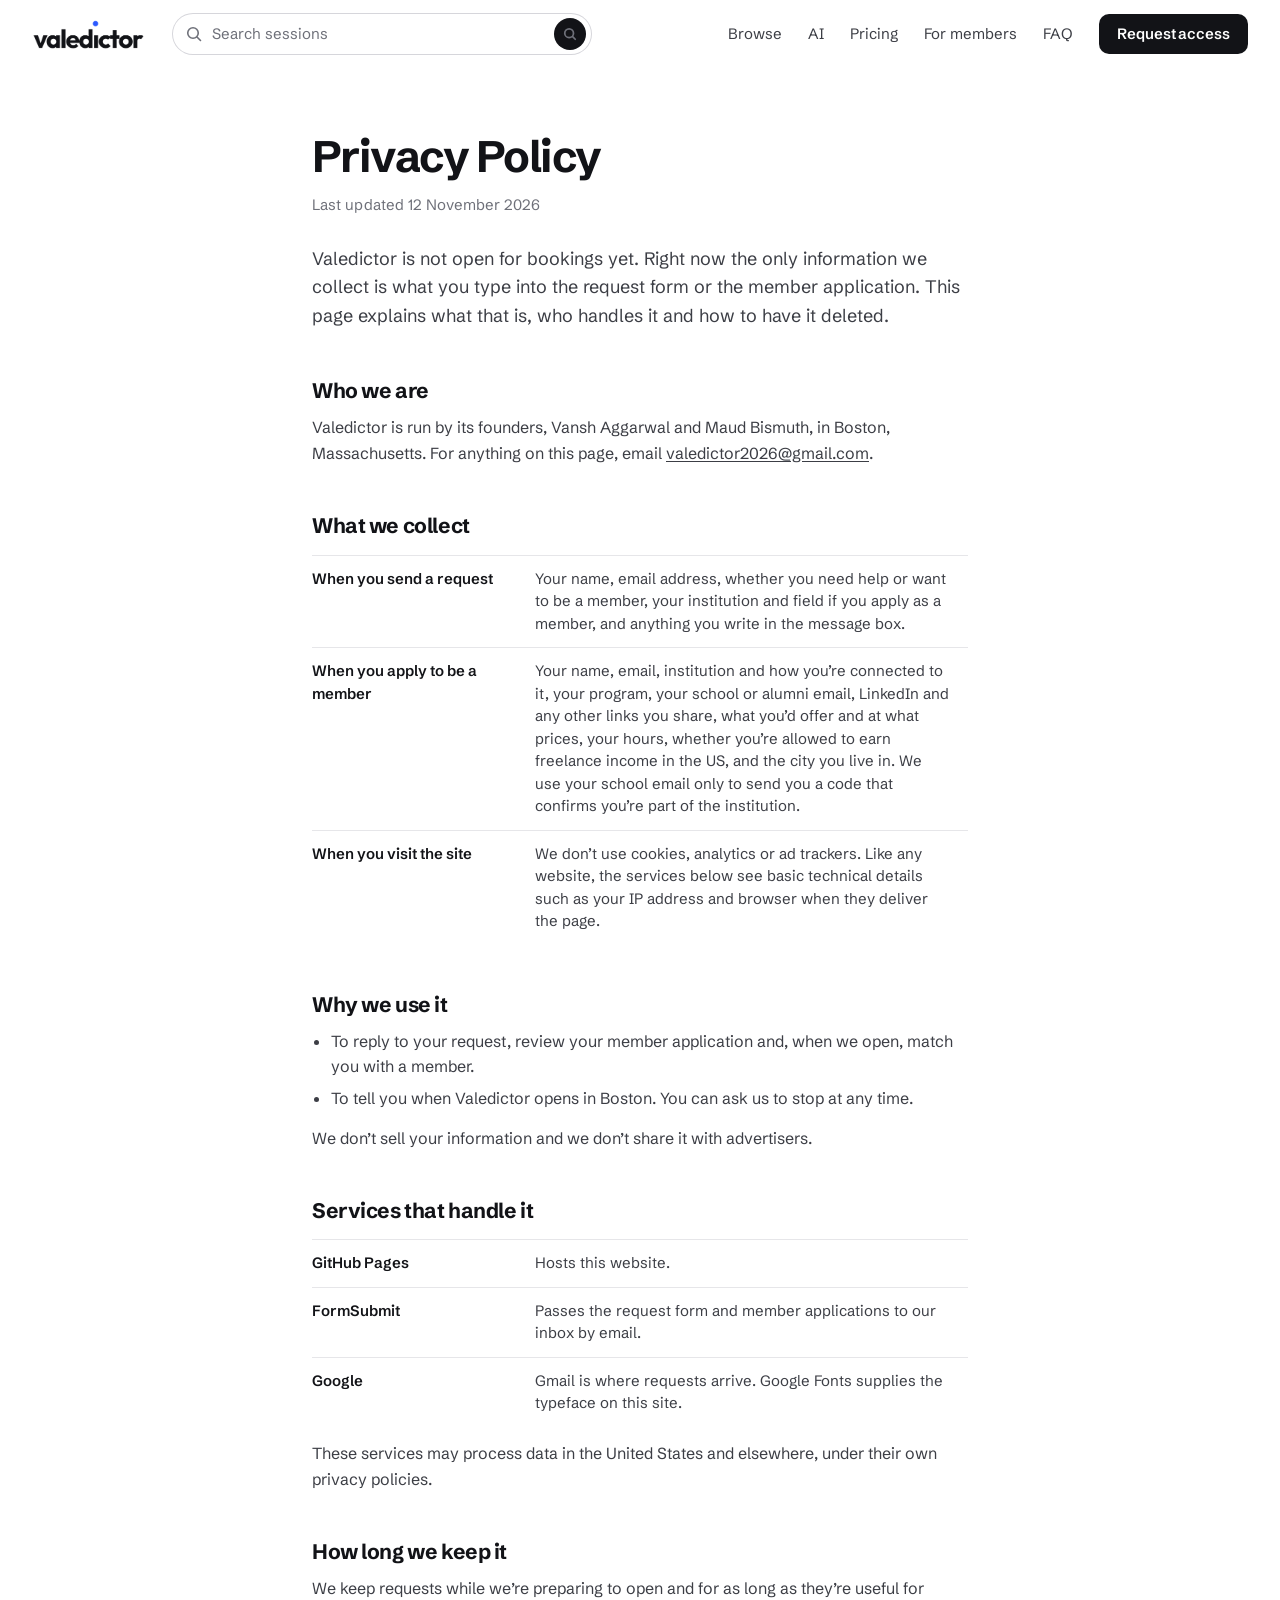
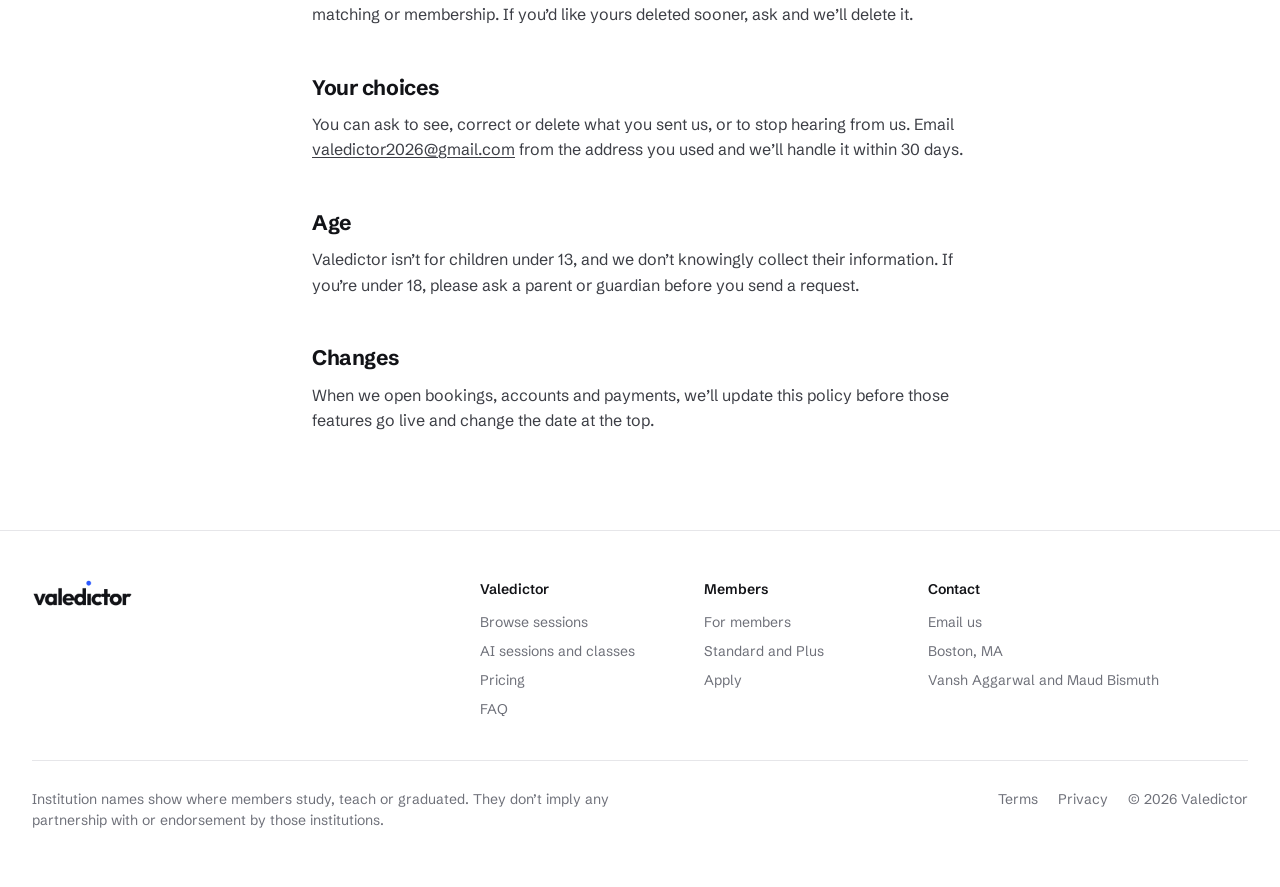
<file: privacy/index.html>
<!doctype html>
<html lang="en">
<head>
<meta charset="utf-8">
<meta name="viewport" content="width=device-width, initial-scale=1">
<title>Privacy Policy | Valedictor</title>
<meta name="description" content="How Valedictor handles the information you send us.">
<meta name="theme-color" content="#FFFFFF">
<meta property="og:title" content="Privacy Policy | Valedictor">
<meta property="og:description" content="How Valedictor handles the information you send us.">
<meta property="og:type" content="website">
<meta property="og:url" content="https://valedictor.com/privacy/">
<meta property="og:site_name" content="Valedictor">
<meta property="og:image" content="https://valedictor.com/og-image.png">
<meta property="og:image:width" content="1200">
<meta property="og:image:height" content="630">
<meta property="og:image:alt" content="Valedictor. Ask the top of the class. Example listings for a pitch deck review and a code review.">
<meta name="twitter:card" content="summary_large_image">
<meta name="twitter:title" content="Privacy Policy | Valedictor">
<meta name="twitter:description" content="How Valedictor handles the information you send us.">
<meta name="twitter:image" content="https://valedictor.com/og-image.png">
<link rel="canonical" href="https://valedictor.com/privacy/">
<link rel="icon" href="/favicon.svg" type="image/svg+xml">
<link rel="icon" href="/favicon-32.png" sizes="32x32" type="image/png">
<link rel="apple-touch-icon" href="/apple-touch-icon.png">
<link rel="preconnect" href="https://fonts.googleapis.com">
<link rel="preconnect" href="https://fonts.gstatic.com" crossorigin>
<link href="https://fonts.googleapis.com/css2?family=Schibsted+Grotesk:wght@400;500;600;700&display=swap" rel="stylesheet">
<link rel="stylesheet" href="/site.css">
</head>
<body class="page">

<header class="top searching" id="top">
  <div class="wrap">
    <a href="/" class="logo" aria-label="Valedictor home"></a>
    <form class="mini" id="mini" role="search" action="/sessions/">
      <svg width="16" height="16" viewBox="0 0 16 16" aria-hidden="true"><circle cx="7" cy="7" r="5.25" fill="none" stroke="currentColor" stroke-width="1.6"/><path d="M11 11l3.5 3.5" stroke="currentColor" stroke-width="1.6" stroke-linecap="round"/></svg>
      <input id="mq" name="q" placeholder="Search sessions" aria-label="Search sessions">
      <button type="submit" aria-label="Search"><svg width="14" height="14" viewBox="0 0 16 16" aria-hidden="true"><circle cx="7" cy="7" r="5" fill="none" stroke="currentColor" stroke-width="2"/><path d="M11 11l3 3" stroke="currentColor" stroke-width="2" stroke-linecap="round"/></svg></button>
    </form>
    <nav aria-label="Main">
      <a class="nl" href="/sessions/">Browse</a>
      <a class="nl" href="/ai/">AI</a>
      <a class="nl" href="/pricing/">Pricing</a>
      <a class="nl" href="/members/">For members</a>
      <a class="nl" href="/faq/">FAQ</a>
      <button class="btn" type="button" data-request>Request access</button>
      <button class="menu" type="button" id="menuBtn" aria-expanded="false" aria-controls="mnav" aria-label="Menu"><span></span><span></span></button>
    </nav>
  </div>
  <div class="mnav" id="mnav" hidden>
    <div class="wrap">
      <a href="/sessions/">Browse sessions</a>
      <a href="/ai/">AI</a>
      <a href="/pricing/">Pricing</a>
      <a href="/members/">For members</a>
      <a href="/faq/">FAQ</a>
    </div>
  </div>
</header>

<main class="doc">
  <h1>Privacy Policy</h1>
  <p class="updated">Last updated 12 November 2026</p>
  <p class="lede">Valedictor is not open for bookings yet. Right now the only information we collect is what you type into the request form or the member application. This page explains what that is, who handles it and how to have it deleted.</p>

  <h2>Who we are</h2>
  <p>Valedictor is run by its founders, Vansh Aggarwal and Maud Bismuth, in Boston, Massachusetts. For anything on this page, email <a href="mailto:valedictor2026@gmail.com">valedictor2026@gmail.com</a>.</p>

  <h2>What we collect</h2>
  <table>
    <tr><th>When you send a request</th><td>Your name, email address, whether you need help or want to be a member, your institution and field if you apply as a member, and anything you write in the message box.</td></tr>
    <tr><th>When you apply to be a member</th><td>Your name, email, institution and how you’re connected to it, your program, your school or alumni email, LinkedIn and any other links you share, what you’d offer and at what prices, your hours, whether you’re allowed to earn freelance income in the US, and the city you live in. We use your school email only to send you a code that confirms you’re part of the institution.</td></tr>
    <tr><th>When you visit the site</th><td>We don’t use cookies, analytics or ad trackers. Like any website, the services below see basic technical details such as your IP address and browser when they deliver the page.</td></tr>
  </table>

  <h2>Why we use it</h2>
  <ul>
    <li>To reply to your request, review your member application and, when we open, match you with a member.</li>
    <li>To tell you when Valedictor opens in Boston. You can ask us to stop at any time.</li>
  </ul>
  <p>We don’t sell your information and we don’t share it with advertisers.</p>

  <h2>Services that handle it</h2>
  <table>
    <tr><th>GitHub Pages</th><td>Hosts this website.</td></tr>
    <tr><th>FormSubmit</th><td>Passes the request form and member applications to our inbox by email.</td></tr>
    <tr><th>Google</th><td>Gmail is where requests arrive. Google Fonts supplies the typeface on this site.</td></tr>
  </table>
  <p>These services may process data in the United States and elsewhere, under their own privacy policies.</p>

  <h2>How long we keep it</h2>
  <p>We keep requests while we’re preparing to open and for as long as they’re useful for matching or membership. If you’d like yours deleted sooner, ask and we’ll delete it.</p>

  <h2>Your choices</h2>
  <p>You can ask to see, correct or delete what you sent us, or to stop hearing from us. Email <a href="mailto:valedictor2026@gmail.com">valedictor2026@gmail.com</a> from the address you used and we’ll handle it within 30 days.</p>

  <h2>Age</h2>
  <p>Valedictor isn’t for children under 13, and we don’t knowingly collect their information. If you’re under 18, please ask a parent or guardian before you send a request.</p>

  <h2>Changes</h2>
  <p>When we open bookings, accounts and payments, we’ll update this policy before those features go live and change the date at the top.</p>
</main>

<footer>
  <div class="wrap">
    <div class="brand"><a href="/" class="logo" aria-label="Valedictor home"></a></div>
    <div><h4>Valedictor</h4><ul><li><a href="/sessions/">Browse sessions</a></li><li><a href="/ai/">AI sessions and classes</a></li><li><a href="/pricing/">Pricing</a></li><li><a href="/faq/">FAQ</a></li></ul></div>
    <div><h4>Members</h4><ul><li><a href="/members/">For members</a></li><li><a href="/members/#plans">Standard and Plus</a></li><li><a href="/apply/">Apply</a></li></ul></div>
    <div><h4>Contact</h4><ul><li><a href="mailto:valedictor2026@gmail.com">Email us</a></li><li>Boston, MA</li><li>Vansh Aggarwal and Maud Bismuth</li></ul></div>
    <div class="legal"><p>Institution names show where members study, teach or graduated. They don’t imply any partnership with or endorsement by those institutions.</p><span class="links"><a href="/terms/">Terms</a><a href="/privacy/">Privacy</a><span>© 2026 Valedictor</span></span></div>
  </div>
</footer>

<div class="scrim" id="scrim"></div>
<aside class="sheet" id="sheet" role="dialog" aria-modal="true" aria-labelledby="sTitle">
  <div class="bar"><span>Example listing</span><button class="x" type="button" id="sClose" aria-label="Close"><svg width="14" height="14" viewBox="0 0 14 14"><path d="M2 2l10 10M12 2L2 12" stroke="currentColor" stroke-width="1.7" stroke-linecap="round"/></svg></button></div>
  <div class="body">
    <div id="sThumb"></div>
    <h3 id="sTitle"></h3>
    <div class="meta" id="sMeta"></div>
    <p class="bio" id="sBio"></p>
    <h4 id="sOptH">Choose a length</h4>
    <div class="opts" id="sOpts"></div>
    <h4>Where your money goes</h4>
    <div class="ledger" id="sLedger"></div>
    <h4 id="sTimeH">Pick a time</h4>
    <div class="clsinfo" id="sClass" hidden></div>
    <div class="days" id="sDays"></div>
    <div class="times" id="sTimes"></div>
    <p class="fine">This is an example of the format. Send a request and we’ll match you with a verified member when Boston opens.</p>
  </div>
  <div class="foot"><div><b id="sTotal">$45</b><span id="sWhen"></span></div><button class="btn" type="button" id="sBook">Request this session</button></div>
</aside>

<dialog class="req" id="req" aria-labelledby="rTitle">
  <form id="rForm" method="dialog">
    <div class="hd">
      <div><h2 id="rTitle">Request access</h2><p class="sub">We’re opening in Boston first. The founders read every request.</p></div>
      <button class="x" type="button" id="rClose" aria-label="Close"><svg width="14" height="14" viewBox="0 0 14 14"><path d="M2 2l10 10M12 2L2 12" stroke="currentColor" stroke-width="1.7" stroke-linecap="round"/></svg></button>
    </div>
    <div class="rbody">
      <div class="seg">
        <label><input type="radio" name="role" value="Looking for help" checked><span>I need help</span></label>
        <label><input type="radio" name="role" value="Applying to be a member" id="roleMember"><span>I want to be a member</span></label>
      </div>
      <div class="fields">
        <label class="field"><span>Name</span><input name="name" required autocomplete="name"></label>
        <label class="field"><span>Email</span><input name="email" type="email" required autocomplete="email"></label>
        <label class="field full" id="instField" hidden><span>Institution and field</span><input name="inst" placeholder="MIT, Computer Science"></label>
        <label class="field full"><span id="whatLbl">What do you need help with?</span><textarea name="what" id="what"></textarea></label>
      </div>
      <input class="hp" type="text" name="_honey" tabindex="-1" autocomplete="off" aria-hidden="true">
      <p class="err" id="rErr" role="alert" hidden></p>
      <button class="btn send" type="submit" id="rSend">Send request</button>
      <p class="fine">By sending this you agree to our <a href="terms.html">Terms</a> and <a href="privacy.html">Privacy Policy</a>.</p>
    </div>
    <div class="done" hidden>
      <h3>Request sent</h3>
      <p id="rDoneMsg">Thanks. One of the founders will reply by email.</p>
      <button class="btn quiet" type="button" id="rDone">Close</button>
    </div>
  </form>
</dialog>
<script src="/site.js"></script>
</body>
</html>
</file>
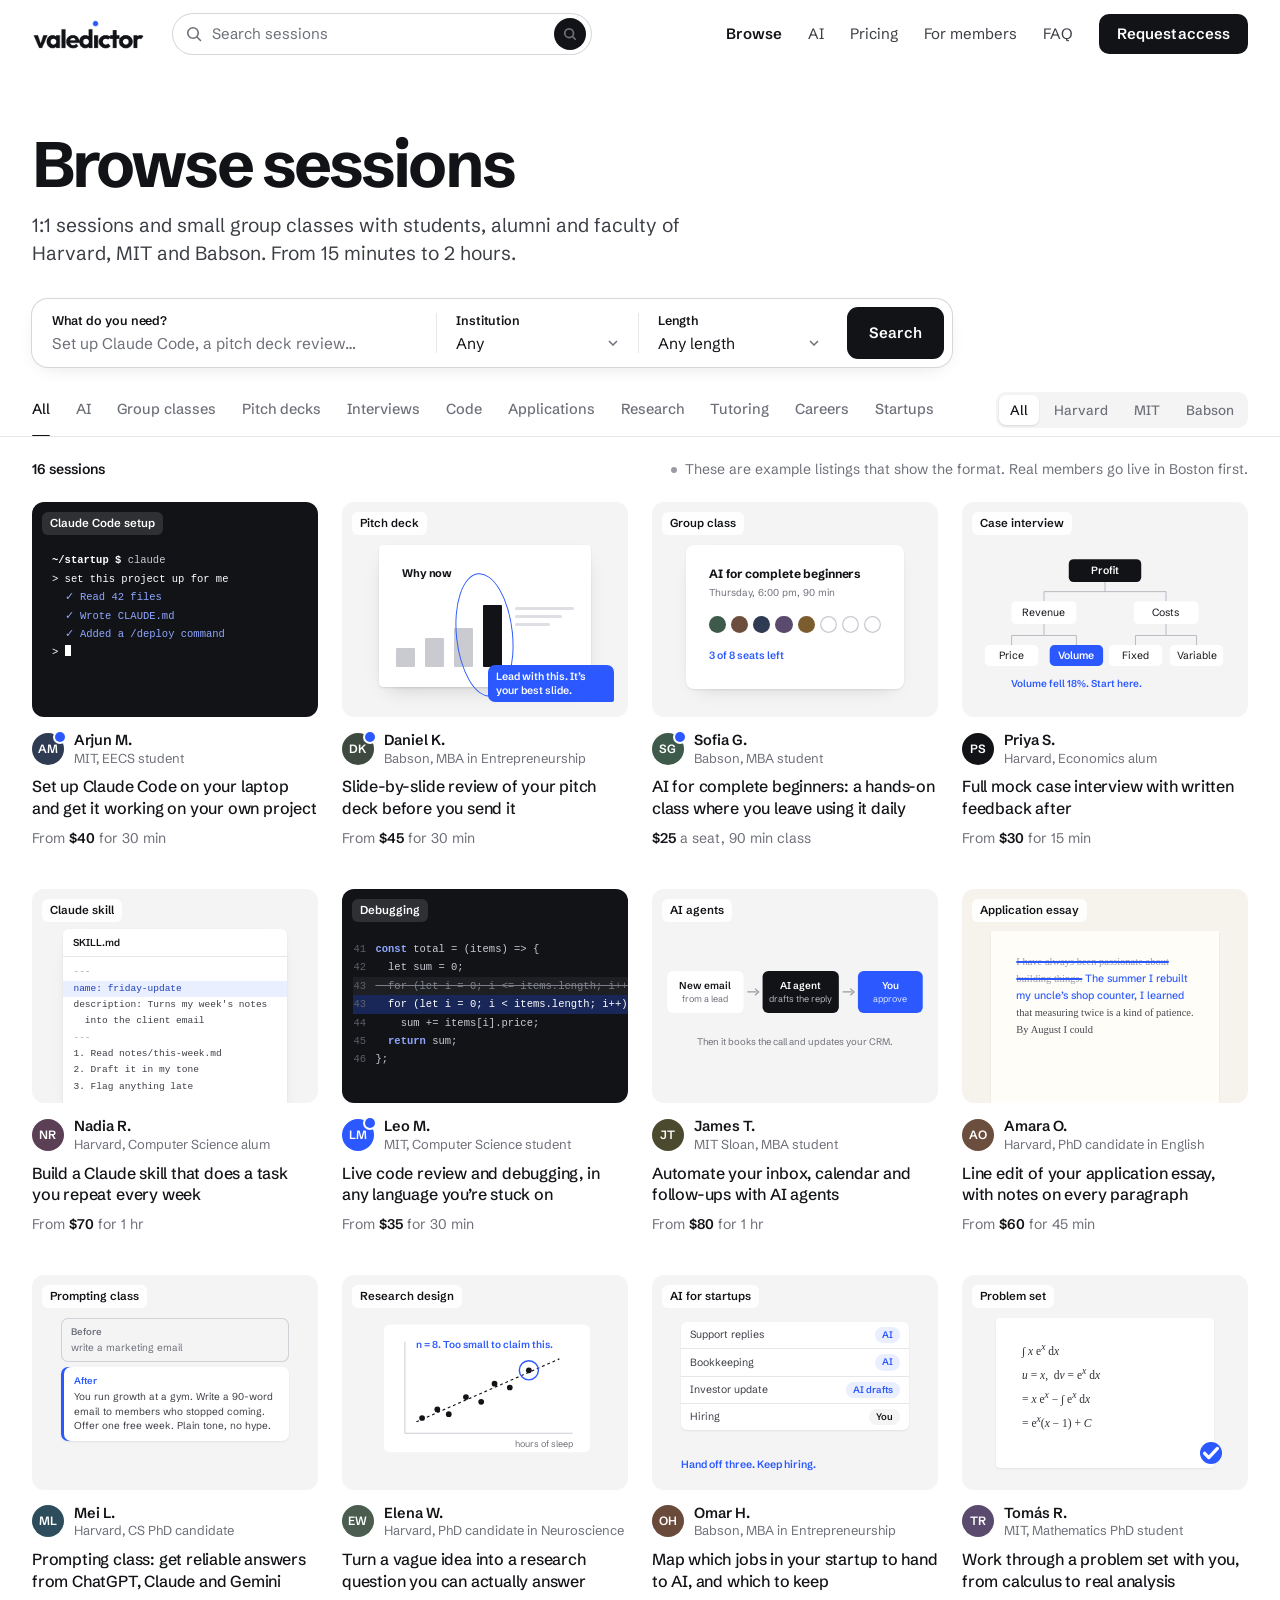
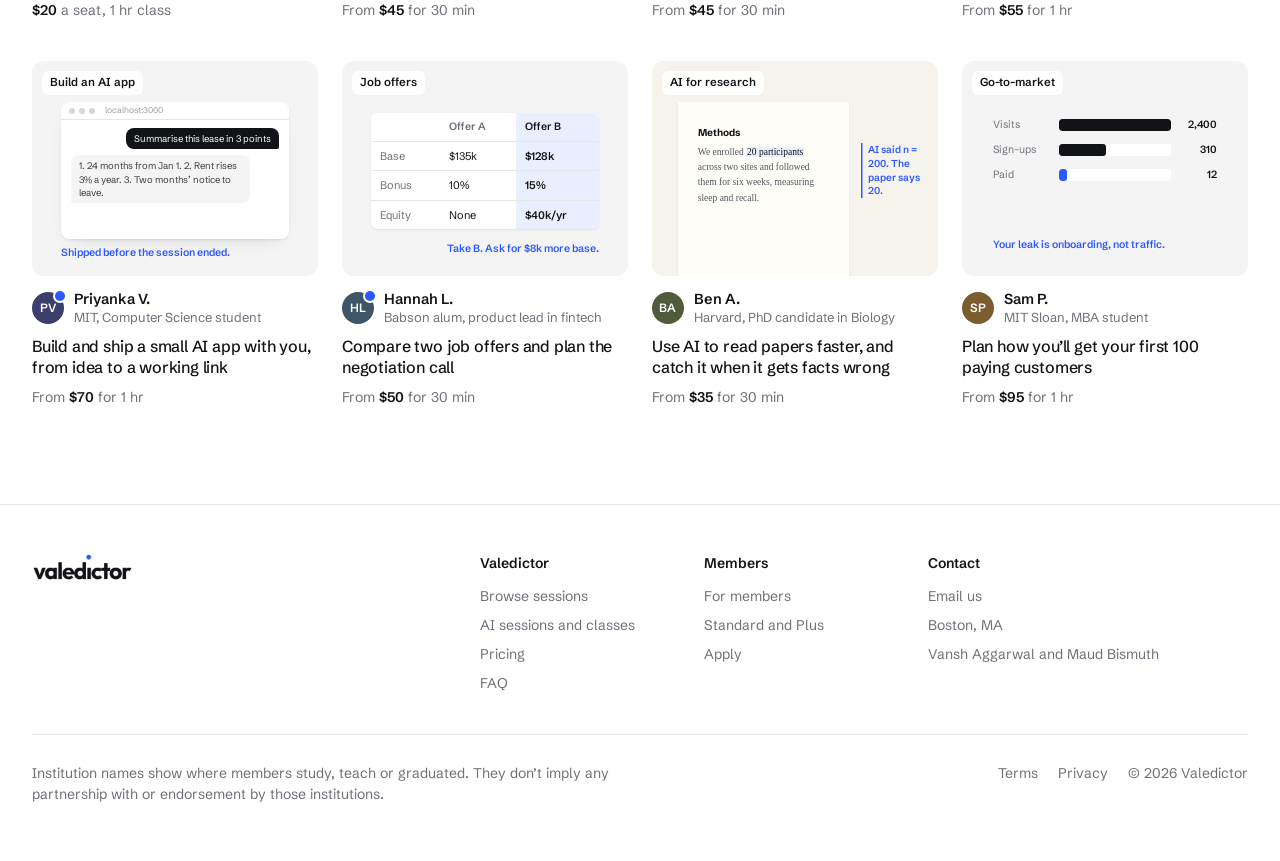
<file: sessions/index.html>
<!doctype html>
<html lang="en">
<head>
<meta charset="utf-8">
<meta name="viewport" content="width=device-width, initial-scale=1">
<title>Browse sessions | Valedictor</title>
<meta name="description" content="Example 1:1 sessions and group classes from students, alumni and faculty of Harvard, MIT and Babson. Search by topic, institution and length.">
<meta name="theme-color" content="#FFFFFF">
<meta property="og:title" content="Browse sessions | Valedictor">
<meta property="og:description" content="Example 1:1 sessions and group classes from students, alumni and faculty of Harvard, MIT and Babson. Search by topic, institution and length.">
<meta property="og:type" content="website">
<meta property="og:url" content="https://valedictor.com/sessions/">
<meta property="og:site_name" content="Valedictor">
<meta property="og:image" content="https://valedictor.com/og-image.png">
<meta property="og:image:width" content="1200">
<meta property="og:image:height" content="630">
<meta property="og:image:alt" content="Valedictor. Ask the top of the class. Example listings for a pitch deck review and a code review.">
<meta name="twitter:card" content="summary_large_image">
<meta name="twitter:title" content="Browse sessions | Valedictor">
<meta name="twitter:description" content="Example 1:1 sessions and group classes from students, alumni and faculty of Harvard, MIT and Babson. Search by topic, institution and length.">
<meta name="twitter:image" content="https://valedictor.com/og-image.png">
<link rel="canonical" href="https://valedictor.com/sessions/">
<link rel="icon" href="/favicon.svg" type="image/svg+xml">
<link rel="icon" href="/favicon-32.png" sizes="32x32" type="image/png">
<link rel="apple-touch-icon" href="/apple-touch-icon.png">
<link rel="preconnect" href="https://fonts.googleapis.com">
<link rel="preconnect" href="https://fonts.gstatic.com" crossorigin>
<link href="https://fonts.googleapis.com/css2?family=Schibsted+Grotesk:wght@400;500;600;700&display=swap" rel="stylesheet">
<link rel="stylesheet" href="/site.css">
</head>
<body class="page">

<header class="top searching" id="top">
  <div class="wrap">
    <a href="/" class="logo" aria-label="Valedictor home"></a>
    <form class="mini" id="mini" role="search" action="/sessions/">
      <svg width="16" height="16" viewBox="0 0 16 16" aria-hidden="true"><circle cx="7" cy="7" r="5.25" fill="none" stroke="currentColor" stroke-width="1.6"/><path d="M11 11l3.5 3.5" stroke="currentColor" stroke-width="1.6" stroke-linecap="round"/></svg>
      <input id="mq" name="q" placeholder="Search sessions" aria-label="Search sessions">
      <button type="submit" aria-label="Search"><svg width="14" height="14" viewBox="0 0 16 16" aria-hidden="true"><circle cx="7" cy="7" r="5" fill="none" stroke="currentColor" stroke-width="2"/><path d="M11 11l3 3" stroke="currentColor" stroke-width="2" stroke-linecap="round"/></svg></button>
    </form>
    <nav aria-label="Main">
      <a class="nl" href="/sessions/">Browse</a>
      <a class="nl" href="/ai/">AI</a>
      <a class="nl" href="/pricing/">Pricing</a>
      <a class="nl" href="/members/">For members</a>
      <a class="nl" href="/faq/">FAQ</a>
      <button class="btn" type="button" data-request>Request access</button>
      <button class="menu" type="button" id="menuBtn" aria-expanded="false" aria-controls="mnav" aria-label="Menu"><span></span><span></span></button>
    </nav>
  </div>
  <div class="mnav" id="mnav" hidden>
    <div class="wrap">
      <a href="/sessions/">Browse sessions</a>
      <a href="/ai/">AI</a>
      <a href="/pricing/">Pricing</a>
      <a href="/members/">For members</a>
      <a href="/faq/">FAQ</a>
    </div>
  </div>
</header>

<main>
  <section class="phead compact">
    <div class="wrap">
      <h1>Browse sessions</h1>
      <p class="lede">1:1 sessions and small group classes with students, alumni and faculty of Harvard, MIT and Babson. From 15 minutes to 2 hours.</p>
      <form class="finder" id="finder" role="search">
        <label><span>What do you need?</span><input id="q" name="q" placeholder="Set up Claude Code, a pitch deck review…" autocomplete="off"></label>
        <label><span>Institution</span>
          <select id="fi" name="inst"><option value="">Any</option><option>Harvard</option><option>MIT</option><option>Babson</option></select>
        </label>
        <label><span>Length</span>
          <select id="fl" name="len"><option value="">Any length</option><option value="short">Up to 30 min</option><option value="hour">About an hour</option><option value="long">2 hours</option></select>
        </label>
        <button class="btn go" type="submit">Search</button>
      </form>
    </div>
  </section>

  <section class="browse" id="browse" aria-label="Browse sessions">
    <div class="tabsbar">
      <div class="wrap">
        <div class="tabs" role="tablist" aria-label="Categories">
          <button class="tab" role="tab" aria-selected="true" data-cat="">All</button>
          <button class="tab" role="tab" aria-selected="false" data-cat="ai">AI</button>
          <button class="tab" role="tab" aria-selected="false" data-cat="classes">Group classes</button>
          <button class="tab" role="tab" aria-selected="false" data-cat="pitch">Pitch decks</button>
          <button class="tab" role="tab" aria-selected="false" data-cat="interviews">Interviews</button>
          <button class="tab" role="tab" aria-selected="false" data-cat="code">Code</button>
          <button class="tab" role="tab" aria-selected="false" data-cat="applications">Applications</button>
          <button class="tab" role="tab" aria-selected="false" data-cat="research">Research</button>
          <button class="tab" role="tab" aria-selected="false" data-cat="tutoring">Tutoring</button>
          <button class="tab" role="tab" aria-selected="false" data-cat="careers">Careers</button>
          <button class="tab" role="tab" aria-selected="false" data-cat="startups">Startups</button>
        </div>
        <div class="inst" role="group" aria-label="Institution">
          <button type="button" aria-pressed="true" data-inst="">All</button>
          <button type="button" aria-pressed="false" data-inst="Harvard">Harvard</button>
          <button type="button" aria-pressed="false" data-inst="MIT">MIT</button>
          <button type="button" aria-pressed="false" data-inst="Babson">Babson</button>
        </div>
      </div>
    </div>

    <div class="wrap">
      <div class="status">
        <div id="count" aria-live="polite"><strong>16 sessions</strong></div>
        <div class="note">These are example listings that show the format. Real members go live in Boston first.</div>
      </div>

      <div class="grid" id="grid">
        <button class="card" data-id="claude" data-cat="ai code" data-inst="MIT" data-len="short hour" data-k="claude claude code setup set up install ai assistant terminal agent coding anthropic">
          <div class="th code term" aria-hidden="true">
            <span class="lbl dark">Claude Code setup</span>
            <pre><span><b class="p">~/startup $</b> claude</span><span class="u">&gt; set this project up for me</span><span class="ok">  ✓ Read 42 files</span><span class="ok">  ✓ Wrote CLAUDE.md</span><span class="ok">  ✓ Added a /deploy command</span><span class="u">&gt; <i class="cur"></i></span></pre>
          </div>
          <div class="meta"><span class="av open" style="background:#2F3B52">AM</span><div class="who"><b>Arjun M.</b><span>MIT, EECS student</span></div></div>
          <h3>Set up Claude Code on your laptop and get it working on your own project</h3>
          <p class="price">From <b>$40</b> for 30 min</p>
        </button>

        <button class="card" data-id="deck" data-cat="pitch startups" data-inst="Babson" data-len="short hour" data-k="pitch deck fundraising investor slides startup">
          <div class="th deck" aria-hidden="true">
            <span class="lbl">Pitch deck</span>
            <div class="slide"><i>Why now</i><div class="bars"><span style="height:30%"></span><span style="height:46%"></span><span style="height:62%"></span><span style="height:100%"></span></div><div class="lines"><span></span><span style="width:80%"></span><span style="width:60%"></span></div></div>
            <span class="ring"></span>
            <span class="bub">Lead with this. It’s your best slide.</span>
          </div>
          <div class="meta"><span class="av open" style="background:#3E4A3F">DK</span><div class="who"><b>Daniel K.</b><span>Babson, MBA in Entrepreneurship</span></div></div>
          <h3>Slide-by-slide review of your pitch deck before you send it</h3>
          <p class="price">From <b>$45</b> for 30 min</p>
        </button>

        <button class="card" data-id="aiclass" data-cat="ai classes" data-inst="Babson" data-len="hour" data-k="ai class beginners beginner course learn ai basics chatgpt claude gemini group class">
          <div class="th" aria-hidden="true">
            <span class="lbl">Group class</span>
            <div class="cls"><b>AI for complete beginners</b><small>Thursday, 6:00 pm, 90 min</small>
              <div class="seats"><span style="--c:#3E5A4A"></span><span style="--c:#6B4E3D"></span><span style="--c:#2F3B52"></span><span style="--c:#5A4B6E"></span><span style="--c:#7A5C2E"></span><span class="free"></span><span class="free"></span><span class="free"></span></div>
              <div class="left">3 of 8 seats left</div></div>
          </div>
          <div class="meta"><span class="av open" style="background:#3E5A4A">SG</span><div class="who"><b>Sofia G.</b><span>Babson, MBA student</span></div></div>
          <h3>AI for complete beginners: a hands-on class where you leave using it daily</h3>
          <p class="price"><b>$25</b> a seat, 90 min class</p>
        </button>

        <button class="card" data-id="case" data-cat="interviews careers" data-inst="Harvard" data-len="short hour long" data-k="case interview consulting mock interview mbb">
          <div class="th" aria-hidden="true">
            <span class="lbl">Case interview</span>
            <svg viewBox="0 0 300 225" font-family="Schibsted Grotesk, sans-serif" font-size="11">
              <g fill="none" stroke="#B7B9C0" stroke-width="1"><path d="M150 82v12M86 94h128M86 94v10M214 94v10M86 128v12M52 140h68M52 140v10M120 140v10M214 128v12M182 140h64M182 140v10M246 140v10"/></g>
              <rect x="112" y="60" width="76" height="24" rx="5" fill="#121317"/><text x="150" y="76" fill="#fff" text-anchor="middle" font-weight="600">Profit</text>
              <rect x="52" y="104" width="68" height="24" rx="5" fill="#fff"/><text x="86" y="120" text-anchor="middle" fill="#121317">Revenue</text>
              <rect x="180" y="104" width="68" height="24" rx="5" fill="#fff"/><text x="214" y="120" text-anchor="middle" fill="#121317">Costs</text>
              <rect x="24" y="150" width="56" height="22" rx="5" fill="#fff"/><text x="52" y="165" text-anchor="middle" fill="#121317">Price</text>
              <rect x="92" y="150" width="56" height="22" rx="5" fill="#2B59FF"/><text x="120" y="165" text-anchor="middle" fill="#fff" font-weight="600">Volume</text>
              <rect x="154" y="150" width="56" height="22" rx="5" fill="#fff"/><text x="182" y="165" text-anchor="middle" fill="#121317">Fixed</text>
              <rect x="218" y="150" width="56" height="22" rx="5" fill="#fff"/><text x="246" y="165" text-anchor="middle" fill="#121317">Variable</text>
              <text x="120" y="194" text-anchor="middle" fill="#2B59FF" font-weight="600" font-size="10.5">Volume fell 18%. Start here.</text>
            </svg>
          </div>
          <div class="meta"><span class="av" style="background:#121317">PS</span><div class="who"><b>Priya S.</b><span>Harvard, Economics alum</span></div></div>
          <h3>Full mock case interview with written feedback after</h3>
          <p class="price">From <b>$30</b> for 15 min</p>
        </button>

        <button class="card" data-id="skill" data-cat="ai" data-inst="Harvard" data-len="hour long" data-k="claude skills skill build custom automation workflow ai repeat task">
          <div class="th" aria-hidden="true">
            <span class="lbl">Claude skill</span>
            <div class="file"><div class="fn">SKILL.md</div><pre><span class="dim">---</span>
<span class="hl">name: friday-update</span>description: Turns my week's notes
  into the client email
<span class="dim">---</span>
1. Read notes/this-week.md
2. Draft it in my tone
3. Flag anything late</pre></div>
          </div>
          <div class="meta"><span class="av" style="background:#5B3F55">NR</span><div class="who"><b>Nadia R.</b><span>Harvard, Computer Science alum</span></div></div>
          <h3>Build a Claude skill that does a task you repeat every week</h3>
          <p class="price">From <b>$70</b> for 1 hr</p>
        </button>

        <button class="card" data-id="code" data-cat="code" data-inst="MIT" data-len="short hour" data-k="code debugging debug bug programming python javascript ai review">
          <div class="th code" aria-hidden="true">
            <span class="lbl dark">Debugging</span>
            <pre><span><em>41</em><b class="k">const</b> total = (items) =&gt; {</span><span><em>42</em>  let sum = 0;</span><span class="del"><em>43</em>  for (let i = 0; i &lt;= items.length; i++)</span><span class="add"><em>43</em>  for (let i = 0; i &lt; items.length; i++)</span><span><em>44</em>    sum += items[i].price;</span><span><em>45</em>  <b class="k">return</b> sum;</span><span><em>46</em>};</span></pre>
          </div>
          <div class="meta"><span class="av open" style="background:#2B59FF">LM</span><div class="who"><b>Leo M.</b><span>MIT, Computer Science student</span></div></div>
          <h3>Live code review and debugging, in any language you’re stuck on</h3>
          <p class="price">From <b>$35</b> for 30 min</p>
        </button>

        <button class="card" data-id="agents" data-cat="ai startups" data-inst="MIT" data-len="hour long" data-k="ai agents agent automation automate inbox email calendar follow ups crm workflow">
          <div class="th" aria-hidden="true">
            <span class="lbl">AI agents</span>
            <svg viewBox="0 0 300 225" font-family="Schibsted Grotesk, sans-serif" font-size="10.5">
              <rect x="16" y="86" width="80" height="44" rx="6" fill="#fff"/>
              <text x="56" y="105" text-anchor="middle" fill="#121317" font-weight="600">New email</text>
              <text x="56" y="119" text-anchor="middle" fill="#6E7079" font-size="9.5">from a lead</text>
              <path d="M100 108h10" stroke="#9A9CA3" stroke-width="1.3"/><path d="M108 104.5l4 3.5-4 3.5" fill="none" stroke="#9A9CA3" stroke-width="1.3"/>
              <rect x="116" y="86" width="80" height="44" rx="6" fill="#121317"/>
              <text x="156" y="105" text-anchor="middle" fill="#fff" font-weight="600">AI agent</text>
              <text x="156" y="119" text-anchor="middle" fill="#B7B9C0" font-size="9.5">drafts the reply</text>
              <path d="M200 108h10" stroke="#9A9CA3" stroke-width="1.3"/><path d="M208 104.5l4 3.5-4 3.5" fill="none" stroke="#9A9CA3" stroke-width="1.3"/>
              <rect x="216" y="86" width="68" height="44" rx="6" fill="#2B59FF"/>
              <text x="250" y="105" text-anchor="middle" fill="#fff" font-weight="600">You</text>
              <text x="250" y="119" text-anchor="middle" fill="#DCE4FF" font-size="9.5">approve</text>
              <text x="150" y="164" text-anchor="middle" fill="#6E7079" font-size="10">Then it books the call and updates your CRM.</text>
            </svg>
          </div>
          <div class="meta"><span class="av" style="background:#4B4A2E">JT</span><div class="who"><b>James T.</b><span>MIT Sloan, MBA student</span></div></div>
          <h3>Automate your inbox, calendar and follow-ups with AI agents</h3>
          <p class="price">From <b>$80</b> for 1 hr</p>
        </button>

        <button class="card" data-id="essay" data-cat="applications" data-inst="Harvard" data-len="hour" data-k="college essay application personal statement writing editing cv">
          <div class="th essay" aria-hidden="true">
            <span class="lbl">Application essay</span>
            <div class="pg"><s>I have always been passionate about building things.</s> <ins>The summer I rebuilt my uncle’s shop counter, I learned</ins> that measuring twice is a kind of patience. By August I could</div>
          </div>
          <div class="meta"><span class="av" style="background:#6B4E3D">AO</span><div class="who"><b>Amara O.</b><span>Harvard, PhD candidate in English</span></div></div>
          <h3>Line edit of your application essay, with notes on every paragraph</h3>
          <p class="price">From <b>$60</b> for 45 min</p>
        </button>

        <button class="card" data-id="prompting" data-cat="ai classes" data-inst="Harvard" data-len="hour" data-k="prompting prompt prompts prompt engineering chatgpt claude gemini class llm better answers">
          <div class="th prm" aria-hidden="true">
            <span class="lbl">Prompting class</span>
            <div class="pb b1"><small>Before</small>write a marketing email</div>
            <div class="pb b2"><small>After</small>You run growth at a gym. Write a 90-word email to members who stopped coming. Offer one free week. Plain tone, no hype.</div>
          </div>
          <div class="meta"><span class="av" style="background:#2E4D5C">ML</span><div class="who"><b>Mei L.</b><span>Harvard, CS PhD candidate</span></div></div>
          <h3>Prompting class: get reliable answers from ChatGPT, Claude and Gemini</h3>
          <p class="price"><b>$20</b> a seat, 1 hr class</p>
        </button>

        <button class="card" data-id="research" data-cat="research" data-inst="Harvard" data-len="short hour" data-k="research question methods paper thesis statistics data neuroscience">
          <div class="th" aria-hidden="true">
            <span class="lbl">Research design</span>
            <svg viewBox="0 0 300 225" font-family="Schibsted Grotesk, sans-serif">
              <rect x="44" y="52" width="216" height="134" rx="6" fill="#fff"/>
              <path d="M66 166h176M66 166V70" stroke="#C9CBD1" stroke-width="1"/>
              <g fill="#121317"><circle cx="84" cy="150" r="3"/><circle cx="100" cy="141" r="3"/><circle cx="112" cy="146" r="3"/><circle cx="130" cy="128" r="3"/><circle cx="146" cy="133" r="3"/><circle cx="160" cy="114" r="3"/><circle cx="176" cy="118" r="3"/><circle cx="196" cy="100" r="3"/></g>
              <path d="M78 154L228 88" stroke="#121317" stroke-width="1.2" stroke-dasharray="3 3"/>
              <circle cx="196" cy="100" r="10" fill="none" stroke="#2B59FF" stroke-width="1.5"/>
              <text x="78" y="77" fill="#2B59FF" font-size="10.5" font-weight="600">n = 8. Too small to claim this.</text>
              <text x="242" y="180" fill="#6E7079" font-size="9.5" text-anchor="end">hours of sleep</text>
            </svg>
          </div>
          <div class="meta"><span class="av" style="background:#4A5D4F">EW</span><div class="who"><b>Elena W.</b><span>Harvard, PhD candidate in Neuroscience</span></div></div>
          <h3>Turn a vague idea into a research question you can actually answer</h3>
          <p class="price">From <b>$45</b> for 30 min</p>
        </button>

        <button class="card" data-id="aimap" data-cat="ai startups" data-inst="Babson" data-len="short hour" data-k="ai strategy startup small business automation operations audit which jobs">
          <div class="th aimap" aria-hidden="true">
            <span class="lbl">AI for startups</span>
            <table><tr><td>Support replies</td><td><span class="pill ai">AI</span></td></tr><tr><td>Bookkeeping</td><td><span class="pill ai">AI</span></td></tr><tr><td>Investor update</td><td><span class="pill ai">AI drafts</span></td></tr><tr><td>Hiring</td><td><span class="pill you">You</span></td></tr></table>
            <span class="tip">Hand off three. Keep hiring.</span>
          </div>
          <div class="meta"><span class="av" style="background:#6A4A3A">OH</span><div class="who"><b>Omar H.</b><span>Babson, MBA in Entrepreneurship</span></div></div>
          <h3>Map which jobs in your startup to hand to AI, and which to keep</h3>
          <p class="price">From <b>$45</b> for 30 min</p>
        </button>

        <button class="card" data-id="math" data-cat="tutoring" data-inst="MIT" data-len="hour long" data-k="tutoring math calculus problem set exam proof physics">
          <div class="th math" aria-hidden="true">
            <span class="lbl">Problem set</span>
            <div class="pg">∫ <i>x</i> e<sup><i>x</i></sup> d<i>x</i><br><i>u</i> = <i>x</i>,&nbsp; d<i>v</i> = e<sup><i>x</i></sup> d<i>x</i><br>= <i>x</i> e<sup><i>x</i></sup> − ∫ e<sup><i>x</i></sup> d<i>x</i><br>= e<sup><i>x</i></sup>(<i>x</i> − 1) + <i>C</i></div>
            <span class="ok"><svg width="12" height="12" viewBox="0 0 12 12" style="position:static"><path d="M2.5 6.2l2.3 2.3 4.7-5" fill="none" stroke="#fff" stroke-width="1.8" stroke-linecap="round" stroke-linejoin="round"/></svg></span>
          </div>
          <div class="meta"><span class="av" style="background:#5A4B6E">TR</span><div class="who"><b>Tomás R.</b><span>MIT, Mathematics PhD student</span></div></div>
          <h3>Work through a problem set with you, from calculus to real analysis</h3>
          <p class="price">From <b>$55</b> for 1 hr</p>
        </button>

        <button class="card" data-id="build" data-cat="ai code" data-inst="MIT" data-len="hour long" data-k="build ai app chatbot api claude api openai llm prototype ship mvp">
          <div class="th build" aria-hidden="true">
            <span class="lbl">Build an AI app</span>
            <div class="win"><div class="chrome"><i></i><i></i><i></i><span>localhost:3000</span></div>
              <div class="msgs"><span class="me">Summarise this lease in 3 points</span><span class="bot">1. 24 months from Jan 1. 2. Rent rises 3% a year. 3. Two months’ notice to leave.</span></div></div>
            <span class="tip">Shipped before the session ended.</span>
          </div>
          <div class="meta"><span class="av open" style="background:#3B3F6B">PV</span><div class="who"><b>Priyanka V.</b><span>MIT, Computer Science student</span></div></div>
          <h3>Build and ship a small AI app with you, from idea to a working link</h3>
          <p class="price">From <b>$70</b> for 1 hr</p>
        </button>

        <button class="card" data-id="offer" data-cat="careers" data-inst="Babson" data-len="short" data-k="job offer negotiation salary career switch advice">
          <div class="th offer" aria-hidden="true">
            <span class="lbl">Job offers</span>
            <table><tr><th></th><th>Offer A</th><th class="hi">Offer B</th></tr><tr><td>Base</td><td>$135k</td><td class="hi">$128k</td></tr><tr><td>Bonus</td><td>10%</td><td class="hi">15%</td></tr><tr><td>Equity</td><td>None</td><td class="hi">$40k/yr</td></tr></table>
            <span class="tip">Take B. Ask for $8k more base.</span>
          </div>
          <div class="meta"><span class="av open" style="background:#3D5566">HL</span><div class="who"><b>Hannah L.</b><span>Babson alum, product lead in fintech</span></div></div>
          <h3>Compare two job offers and plan the negotiation call</h3>
          <p class="price">From <b>$50</b> for 30 min</p>
        </button>

        <button class="card" data-id="papers" data-cat="ai research" data-inst="Harvard" data-len="short hour" data-k="ai research papers literature review reading summaries citations fact check">
          <div class="th papers" aria-hidden="true">
            <span class="lbl">AI for research</span>
            <div class="pg"><b>Methods</b>We enrolled <mark>20 participants</mark> across two sites and followed them for six weeks, measuring sleep and recall.</div>
            <div class="side">AI said n = 200. The paper says 20.</div>
          </div>
          <div class="meta"><span class="av" style="background:#4F5B3A">BA</span><div class="who"><b>Ben A.</b><span>Harvard, PhD candidate in Biology</span></div></div>
          <h3>Use AI to read papers faster, and catch it when it gets facts wrong</h3>
          <p class="price">From <b>$35</b> for 30 min</p>
        </button>

        <button class="card" data-id="gtm" data-cat="startups pitch" data-inst="MIT" data-len="hour long" data-k="startup go-to-market gtm customers growth pricing marketing product">
          <div class="th funnel" aria-hidden="true">
            <span class="lbl">Go-to-market</span>
            <div class="rows">
              <div class="row"><span>Visits</span><div style="--w:100%"></div><b>2,400</b></div>
              <div class="row"><span>Sign-ups</span><div style="--w:42%"></div><b>310</b></div>
              <div class="row weak"><span>Paid</span><div style="--w:7%"></div><b>12</b></div>
            </div>
            <span class="tip">Your leak is onboarding, not traffic.</span>
          </div>
          <div class="meta"><span class="av" style="background:#7A5C2E">SP</span><div class="who"><b>Sam P.</b><span>MIT Sloan, MBA student</span></div></div>
          <h3>Plan how you’ll get your first 100 paying customers</h3>
          <p class="price">From <b>$95</b> for 1 hr</p>
        </button>

        <div class="empty" id="empty" hidden>
          <h3>Nothing in the examples matches that yet</h3>
          <p>Tell us what you need. We’ll match you with the right member when we open.</p>
          <button class="btn" type="button" data-request data-fromsearch>Request access</button>
        </div>
      </div>
    </div>
  </section>

</main>

<footer>
  <div class="wrap">
    <div class="brand"><a href="/" class="logo" aria-label="Valedictor home"></a></div>
    <div><h4>Valedictor</h4><ul><li><a href="/sessions/">Browse sessions</a></li><li><a href="/ai/">AI sessions and classes</a></li><li><a href="/pricing/">Pricing</a></li><li><a href="/faq/">FAQ</a></li></ul></div>
    <div><h4>Members</h4><ul><li><a href="/members/">For members</a></li><li><a href="/members/#plans">Standard and Plus</a></li><li><a href="/apply/">Apply</a></li></ul></div>
    <div><h4>Contact</h4><ul><li><a href="mailto:valedictor2026@gmail.com">Email us</a></li><li>Boston, MA</li><li>Vansh Aggarwal and Maud Bismuth</li></ul></div>
    <div class="legal"><p>Institution names show where members study, teach or graduated. They don’t imply any partnership with or endorsement by those institutions.</p><span class="links"><a href="/terms/">Terms</a><a href="/privacy/">Privacy</a><span>© 2026 Valedictor</span></span></div>
  </div>
</footer>

<div class="scrim" id="scrim"></div>
<aside class="sheet" id="sheet" role="dialog" aria-modal="true" aria-labelledby="sTitle">
  <div class="bar"><span>Example listing</span><button class="x" type="button" id="sClose" aria-label="Close"><svg width="14" height="14" viewBox="0 0 14 14"><path d="M2 2l10 10M12 2L2 12" stroke="currentColor" stroke-width="1.7" stroke-linecap="round"/></svg></button></div>
  <div class="body">
    <div id="sThumb"></div>
    <h3 id="sTitle"></h3>
    <div class="meta" id="sMeta"></div>
    <p class="bio" id="sBio"></p>
    <h4 id="sOptH">Choose a length</h4>
    <div class="opts" id="sOpts"></div>
    <h4>Where your money goes</h4>
    <div class="ledger" id="sLedger"></div>
    <h4 id="sTimeH">Pick a time</h4>
    <div class="clsinfo" id="sClass" hidden></div>
    <div class="days" id="sDays"></div>
    <div class="times" id="sTimes"></div>
    <p class="fine">This is an example of the format. Send a request and we’ll match you with a verified member when Boston opens.</p>
  </div>
  <div class="foot"><div><b id="sTotal">$45</b><span id="sWhen"></span></div><button class="btn" type="button" id="sBook">Request this session</button></div>
</aside>

<dialog class="req" id="req" aria-labelledby="rTitle">
  <form id="rForm" method="dialog">
    <div class="hd">
      <div><h2 id="rTitle">Request access</h2><p class="sub">We’re opening in Boston first. The founders read every request.</p></div>
      <button class="x" type="button" id="rClose" aria-label="Close"><svg width="14" height="14" viewBox="0 0 14 14"><path d="M2 2l10 10M12 2L2 12" stroke="currentColor" stroke-width="1.7" stroke-linecap="round"/></svg></button>
    </div>
    <div class="rbody">
      <div class="seg">
        <label><input type="radio" name="role" value="Looking for help" checked><span>I need help</span></label>
        <label><input type="radio" name="role" value="Applying to be a member" id="roleMember"><span>I want to be a member</span></label>
      </div>
      <div class="fields">
        <label class="field"><span>Name</span><input name="name" required autocomplete="name"></label>
        <label class="field"><span>Email</span><input name="email" type="email" required autocomplete="email"></label>
        <label class="field full" id="instField" hidden><span>Institution and field</span><input name="inst" placeholder="MIT, Computer Science"></label>
        <label class="field full"><span id="whatLbl">What do you need help with?</span><textarea name="what" id="what"></textarea></label>
      </div>
      <input class="hp" type="text" name="_honey" tabindex="-1" autocomplete="off" aria-hidden="true">
      <p class="err" id="rErr" role="alert" hidden></p>
      <button class="btn send" type="submit" id="rSend">Send request</button>
      <p class="fine">By sending this you agree to our <a href="terms.html">Terms</a> and <a href="privacy.html">Privacy Policy</a>.</p>
    </div>
    <div class="done" hidden>
      <h3>Request sent</h3>
      <p id="rDoneMsg">Thanks. One of the founders will reply by email.</p>
      <button class="btn quiet" type="button" id="rDone">Close</button>
    </div>
  </form>
</dialog>
<script src="/site.js"></script>
</body>
</html>
</file>
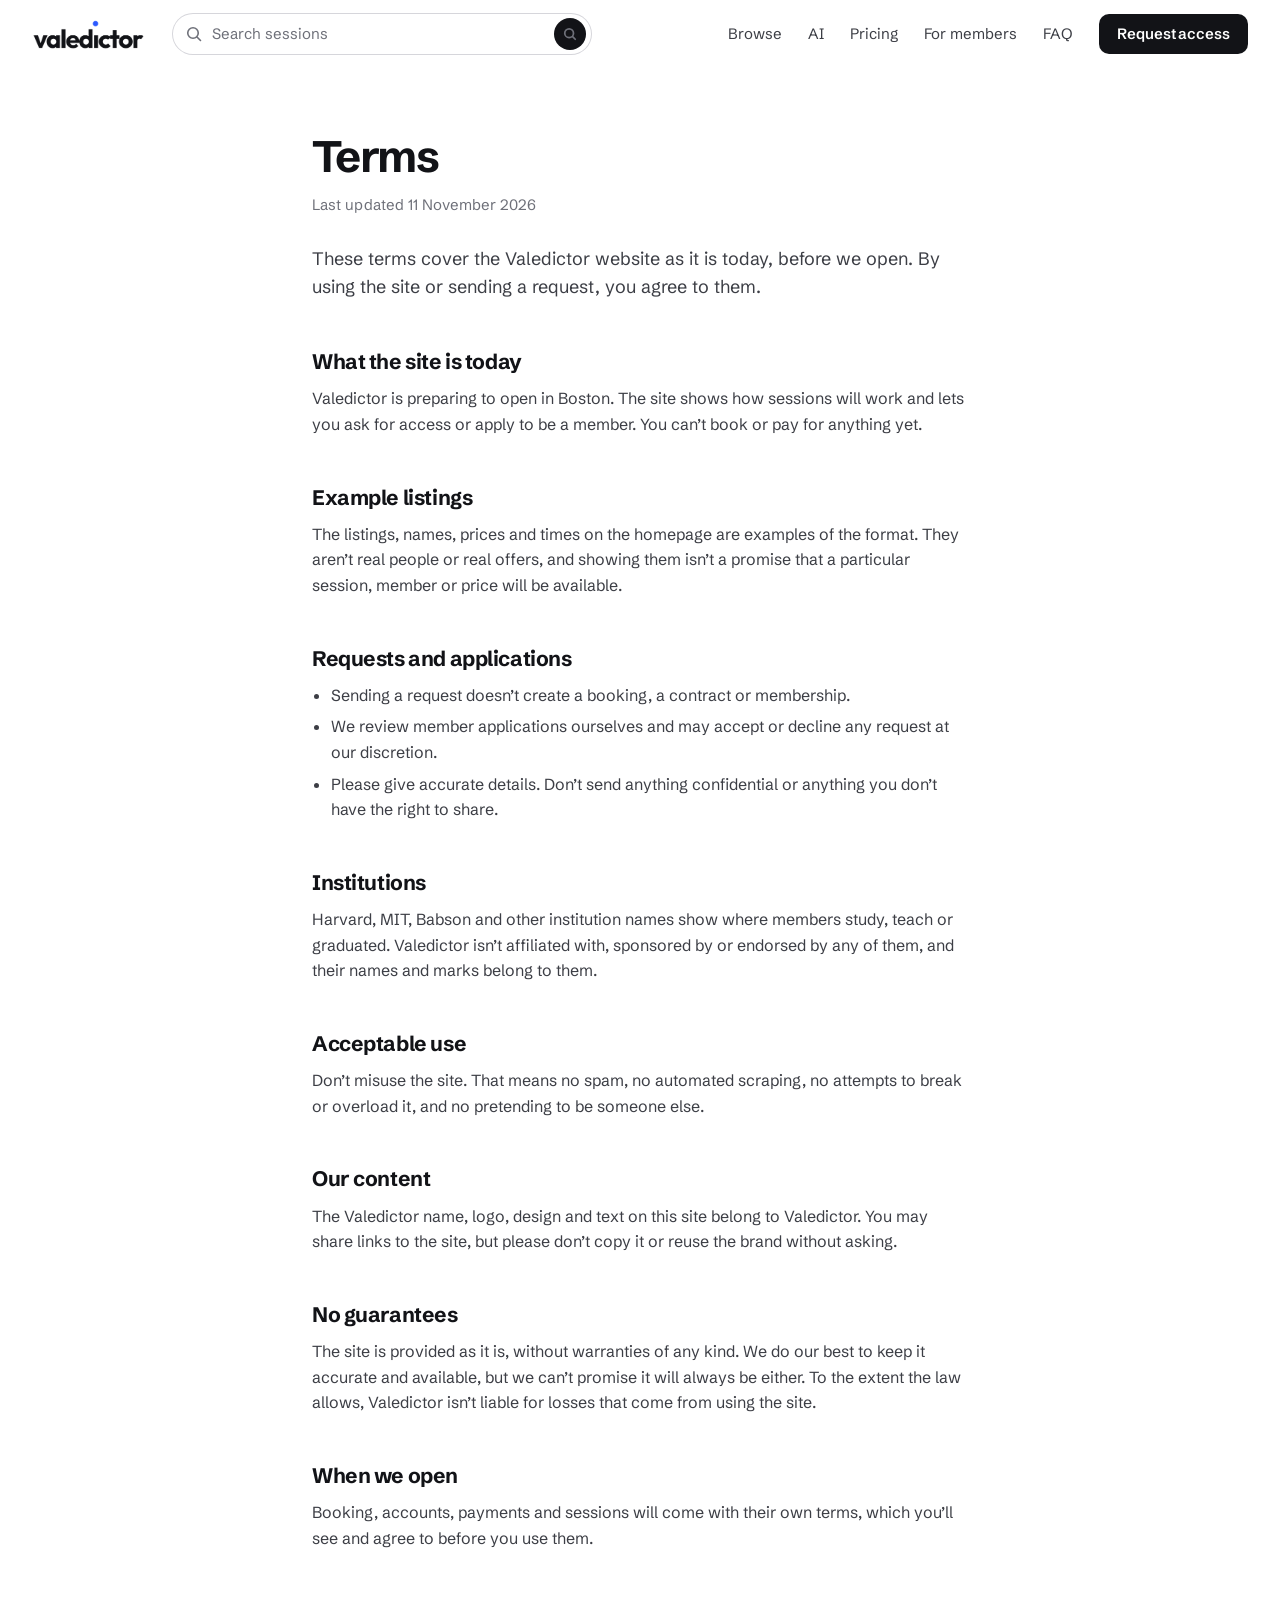
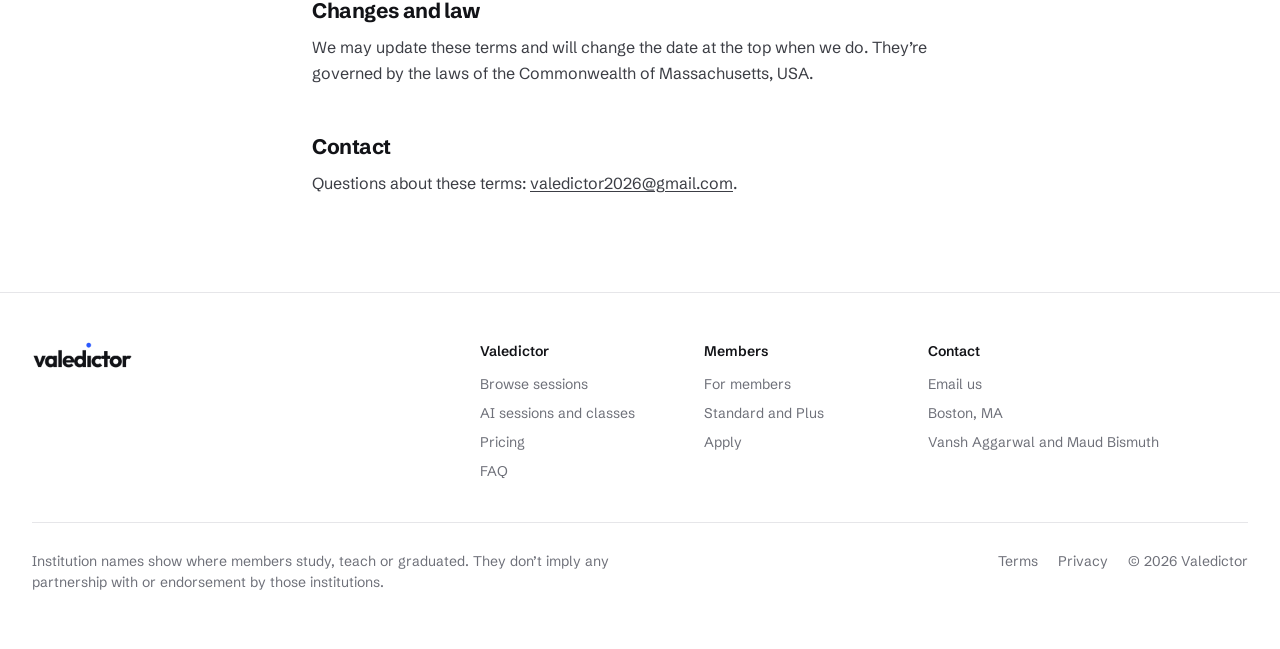
<file: terms/index.html>
<!doctype html>
<html lang="en">
<head>
<meta charset="utf-8">
<meta name="viewport" content="width=device-width, initial-scale=1">
<title>Terms | Valedictor</title>
<meta name="description" content="The terms for using valedictor.com.">
<meta name="theme-color" content="#FFFFFF">
<meta property="og:title" content="Terms | Valedictor">
<meta property="og:description" content="The terms for using valedictor.com.">
<meta property="og:type" content="website">
<meta property="og:url" content="https://valedictor.com/terms/">
<meta property="og:site_name" content="Valedictor">
<meta property="og:image" content="https://valedictor.com/og-image.png">
<meta property="og:image:width" content="1200">
<meta property="og:image:height" content="630">
<meta property="og:image:alt" content="Valedictor. Ask the top of the class. Example listings for a pitch deck review and a code review.">
<meta name="twitter:card" content="summary_large_image">
<meta name="twitter:title" content="Terms | Valedictor">
<meta name="twitter:description" content="The terms for using valedictor.com.">
<meta name="twitter:image" content="https://valedictor.com/og-image.png">
<link rel="canonical" href="https://valedictor.com/terms/">
<link rel="icon" href="/favicon.svg" type="image/svg+xml">
<link rel="icon" href="/favicon-32.png" sizes="32x32" type="image/png">
<link rel="apple-touch-icon" href="/apple-touch-icon.png">
<link rel="preconnect" href="https://fonts.googleapis.com">
<link rel="preconnect" href="https://fonts.gstatic.com" crossorigin>
<link href="https://fonts.googleapis.com/css2?family=Schibsted+Grotesk:wght@400;500;600;700&display=swap" rel="stylesheet">
<link rel="stylesheet" href="/site.css">
</head>
<body class="page">

<header class="top searching" id="top">
  <div class="wrap">
    <a href="/" class="logo" aria-label="Valedictor home"></a>
    <form class="mini" id="mini" role="search" action="/sessions/">
      <svg width="16" height="16" viewBox="0 0 16 16" aria-hidden="true"><circle cx="7" cy="7" r="5.25" fill="none" stroke="currentColor" stroke-width="1.6"/><path d="M11 11l3.5 3.5" stroke="currentColor" stroke-width="1.6" stroke-linecap="round"/></svg>
      <input id="mq" name="q" placeholder="Search sessions" aria-label="Search sessions">
      <button type="submit" aria-label="Search"><svg width="14" height="14" viewBox="0 0 16 16" aria-hidden="true"><circle cx="7" cy="7" r="5" fill="none" stroke="currentColor" stroke-width="2"/><path d="M11 11l3 3" stroke="currentColor" stroke-width="2" stroke-linecap="round"/></svg></button>
    </form>
    <nav aria-label="Main">
      <a class="nl" href="/sessions/">Browse</a>
      <a class="nl" href="/ai/">AI</a>
      <a class="nl" href="/pricing/">Pricing</a>
      <a class="nl" href="/members/">For members</a>
      <a class="nl" href="/faq/">FAQ</a>
      <button class="btn" type="button" data-request>Request access</button>
      <button class="menu" type="button" id="menuBtn" aria-expanded="false" aria-controls="mnav" aria-label="Menu"><span></span><span></span></button>
    </nav>
  </div>
  <div class="mnav" id="mnav" hidden>
    <div class="wrap">
      <a href="/sessions/">Browse sessions</a>
      <a href="/ai/">AI</a>
      <a href="/pricing/">Pricing</a>
      <a href="/members/">For members</a>
      <a href="/faq/">FAQ</a>
    </div>
  </div>
</header>

<main class="doc">
  <h1>Terms</h1>
  <p class="updated">Last updated 11 November 2026</p>
  <p class="lede">These terms cover the Valedictor website as it is today, before we open. By using the site or sending a request, you agree to them.</p>

  <h2>What the site is today</h2>
  <p>Valedictor is preparing to open in Boston. The site shows how sessions will work and lets you ask for access or apply to be a member. You can’t book or pay for anything yet.</p>

  <h2>Example listings</h2>
  <p>The listings, names, prices and times on the homepage are examples of the format. They aren’t real people or real offers, and showing them isn’t a promise that a particular session, member or price will be available.</p>

  <h2>Requests and applications</h2>
  <ul>
    <li>Sending a request doesn’t create a booking, a contract or membership.</li>
    <li>We review member applications ourselves and may accept or decline any request at our discretion.</li>
    <li>Please give accurate details. Don’t send anything confidential or anything you don’t have the right to share.</li>
  </ul>

  <h2>Institutions</h2>
  <p>Harvard, MIT, Babson and other institution names show where members study, teach or graduated. Valedictor isn’t affiliated with, sponsored by or endorsed by any of them, and their names and marks belong to them.</p>

  <h2>Acceptable use</h2>
  <p>Don’t misuse the site. That means no spam, no automated scraping, no attempts to break or overload it, and no pretending to be someone else.</p>

  <h2>Our content</h2>
  <p>The Valedictor name, logo, design and text on this site belong to Valedictor. You may share links to the site, but please don’t copy it or reuse the brand without asking.</p>

  <h2>No guarantees</h2>
  <p>The site is provided as it is, without warranties of any kind. We do our best to keep it accurate and available, but we can’t promise it will always be either. To the extent the law allows, Valedictor isn’t liable for losses that come from using the site.</p>

  <h2>When we open</h2>
  <p>Booking, accounts, payments and sessions will come with their own terms, which you’ll see and agree to before you use them.</p>

  <h2>Changes and law</h2>
  <p>We may update these terms and will change the date at the top when we do. They’re governed by the laws of the Commonwealth of Massachusetts, USA.</p>

  <h2>Contact</h2>
  <p>Questions about these terms: <a href="mailto:valedictor2026@gmail.com">valedictor2026@gmail.com</a>.</p>
</main>

<footer>
  <div class="wrap">
    <div class="brand"><a href="/" class="logo" aria-label="Valedictor home"></a></div>
    <div><h4>Valedictor</h4><ul><li><a href="/sessions/">Browse sessions</a></li><li><a href="/ai/">AI sessions and classes</a></li><li><a href="/pricing/">Pricing</a></li><li><a href="/faq/">FAQ</a></li></ul></div>
    <div><h4>Members</h4><ul><li><a href="/members/">For members</a></li><li><a href="/members/#plans">Standard and Plus</a></li><li><a href="/apply/">Apply</a></li></ul></div>
    <div><h4>Contact</h4><ul><li><a href="mailto:valedictor2026@gmail.com">Email us</a></li><li>Boston, MA</li><li>Vansh Aggarwal and Maud Bismuth</li></ul></div>
    <div class="legal"><p>Institution names show where members study, teach or graduated. They don’t imply any partnership with or endorsement by those institutions.</p><span class="links"><a href="/terms/">Terms</a><a href="/privacy/">Privacy</a><span>© 2026 Valedictor</span></span></div>
  </div>
</footer>

<div class="scrim" id="scrim"></div>
<aside class="sheet" id="sheet" role="dialog" aria-modal="true" aria-labelledby="sTitle">
  <div class="bar"><span>Example listing</span><button class="x" type="button" id="sClose" aria-label="Close"><svg width="14" height="14" viewBox="0 0 14 14"><path d="M2 2l10 10M12 2L2 12" stroke="currentColor" stroke-width="1.7" stroke-linecap="round"/></svg></button></div>
  <div class="body">
    <div id="sThumb"></div>
    <h3 id="sTitle"></h3>
    <div class="meta" id="sMeta"></div>
    <p class="bio" id="sBio"></p>
    <h4 id="sOptH">Choose a length</h4>
    <div class="opts" id="sOpts"></div>
    <h4>Where your money goes</h4>
    <div class="ledger" id="sLedger"></div>
    <h4 id="sTimeH">Pick a time</h4>
    <div class="clsinfo" id="sClass" hidden></div>
    <div class="days" id="sDays"></div>
    <div class="times" id="sTimes"></div>
    <p class="fine">This is an example of the format. Send a request and we’ll match you with a verified member when Boston opens.</p>
  </div>
  <div class="foot"><div><b id="sTotal">$45</b><span id="sWhen"></span></div><button class="btn" type="button" id="sBook">Request this session</button></div>
</aside>

<dialog class="req" id="req" aria-labelledby="rTitle">
  <form id="rForm" method="dialog">
    <div class="hd">
      <div><h2 id="rTitle">Request access</h2><p class="sub">We’re opening in Boston first. The founders read every request.</p></div>
      <button class="x" type="button" id="rClose" aria-label="Close"><svg width="14" height="14" viewBox="0 0 14 14"><path d="M2 2l10 10M12 2L2 12" stroke="currentColor" stroke-width="1.7" stroke-linecap="round"/></svg></button>
    </div>
    <div class="rbody">
      <div class="seg">
        <label><input type="radio" name="role" value="Looking for help" checked><span>I need help</span></label>
        <label><input type="radio" name="role" value="Applying to be a member" id="roleMember"><span>I want to be a member</span></label>
      </div>
      <div class="fields">
        <label class="field"><span>Name</span><input name="name" required autocomplete="name"></label>
        <label class="field"><span>Email</span><input name="email" type="email" required autocomplete="email"></label>
        <label class="field full" id="instField" hidden><span>Institution and field</span><input name="inst" placeholder="MIT, Computer Science"></label>
        <label class="field full"><span id="whatLbl">What do you need help with?</span><textarea name="what" id="what"></textarea></label>
      </div>
      <input class="hp" type="text" name="_honey" tabindex="-1" autocomplete="off" aria-hidden="true">
      <p class="err" id="rErr" role="alert" hidden></p>
      <button class="btn send" type="submit" id="rSend">Send request</button>
      <p class="fine">By sending this you agree to our <a href="terms.html">Terms</a> and <a href="privacy.html">Privacy Policy</a>.</p>
    </div>
    <div class="done" hidden>
      <h3>Request sent</h3>
      <p id="rDoneMsg">Thanks. One of the founders will reply by email.</p>
      <button class="btn quiet" type="button" id="rDone">Close</button>
    </div>
  </form>
</dialog>
<script src="/site.js"></script>
</body>
</html>
</file>
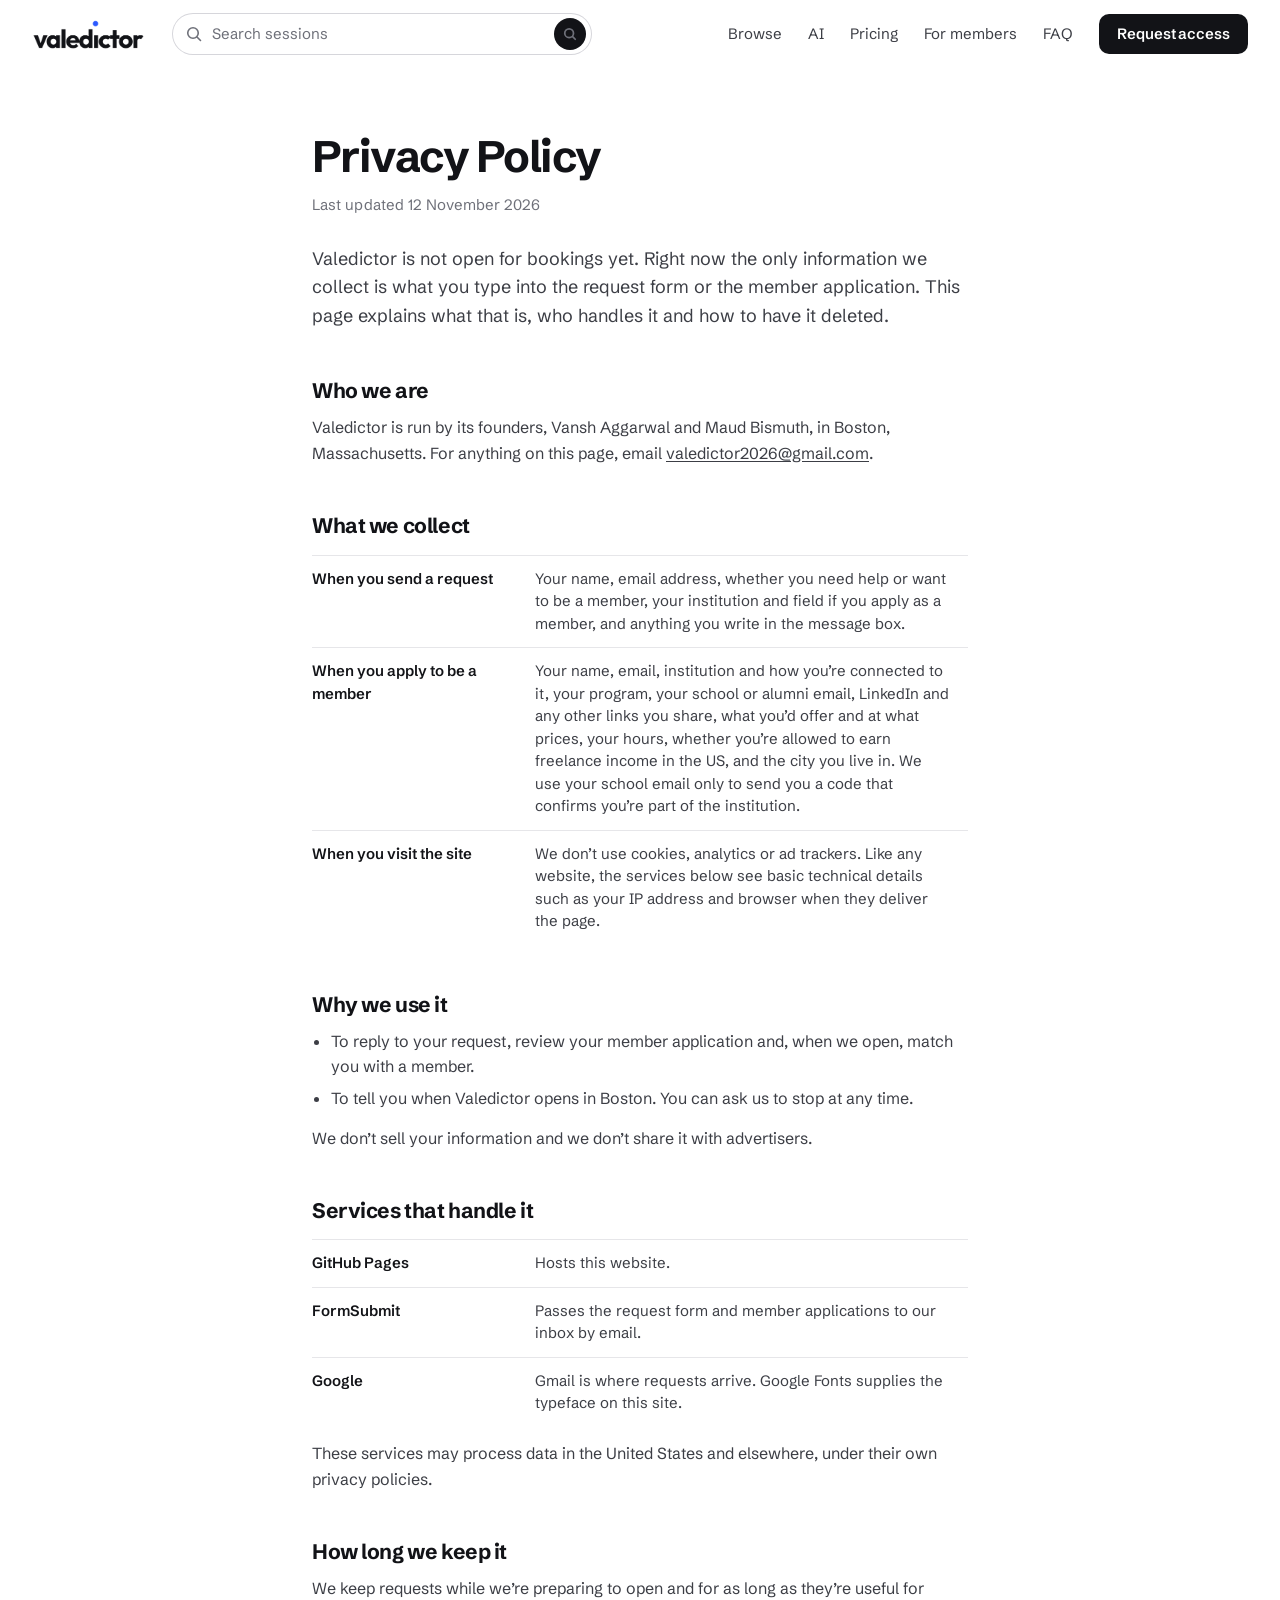
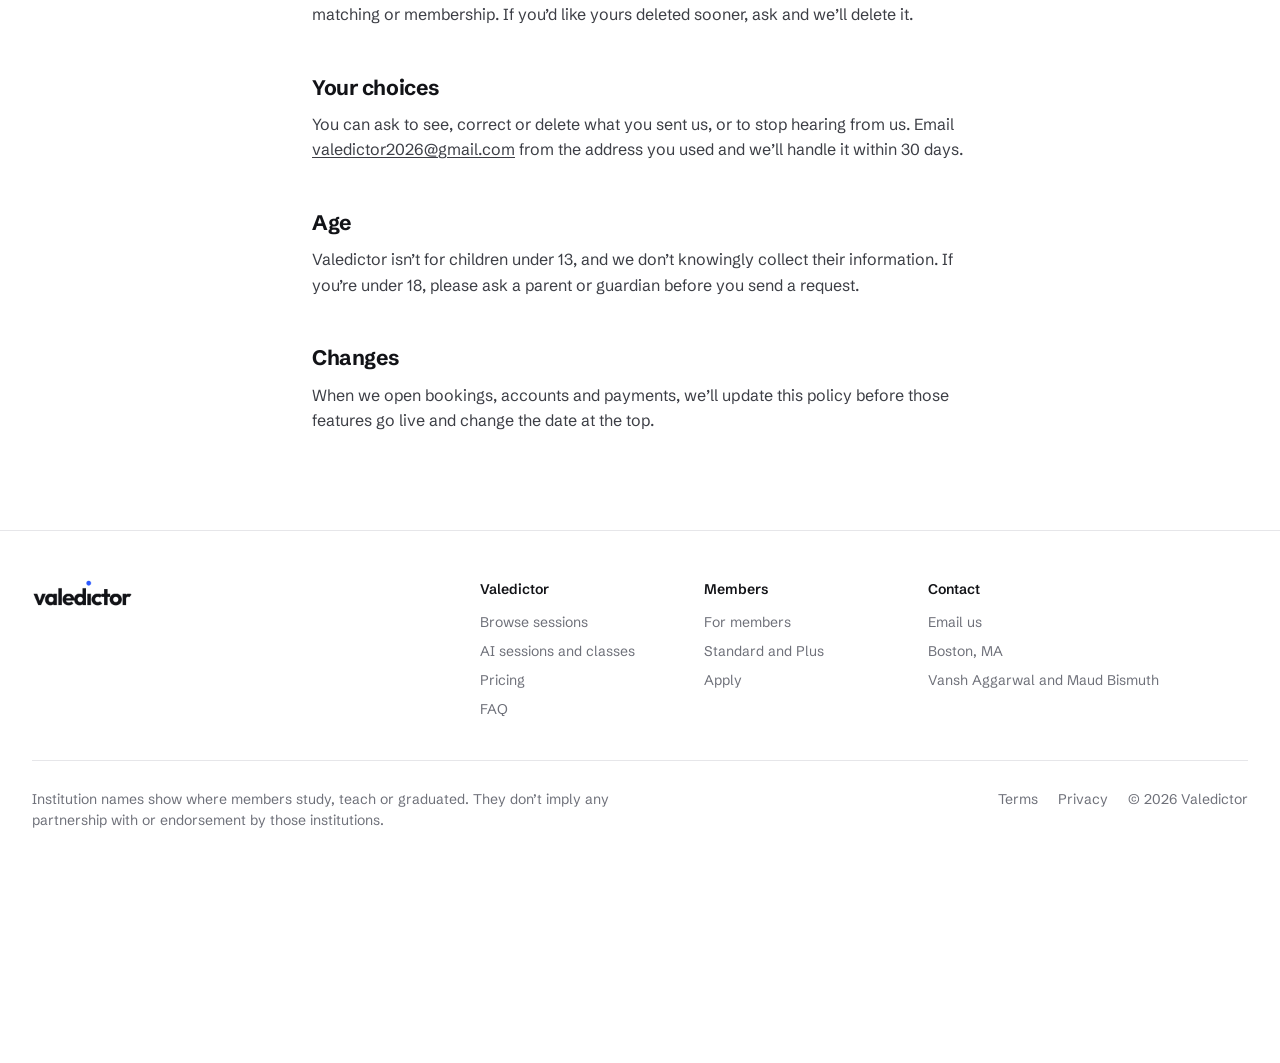
<file: privacy.html>
<!doctype html><meta charset="utf-8"><title>Moved</title><link rel="canonical" href="https://valedictor.com/privacy/"><meta http-equiv="refresh" content="0; url=/privacy/"><a href="/privacy/">This page has moved</a>
</file>
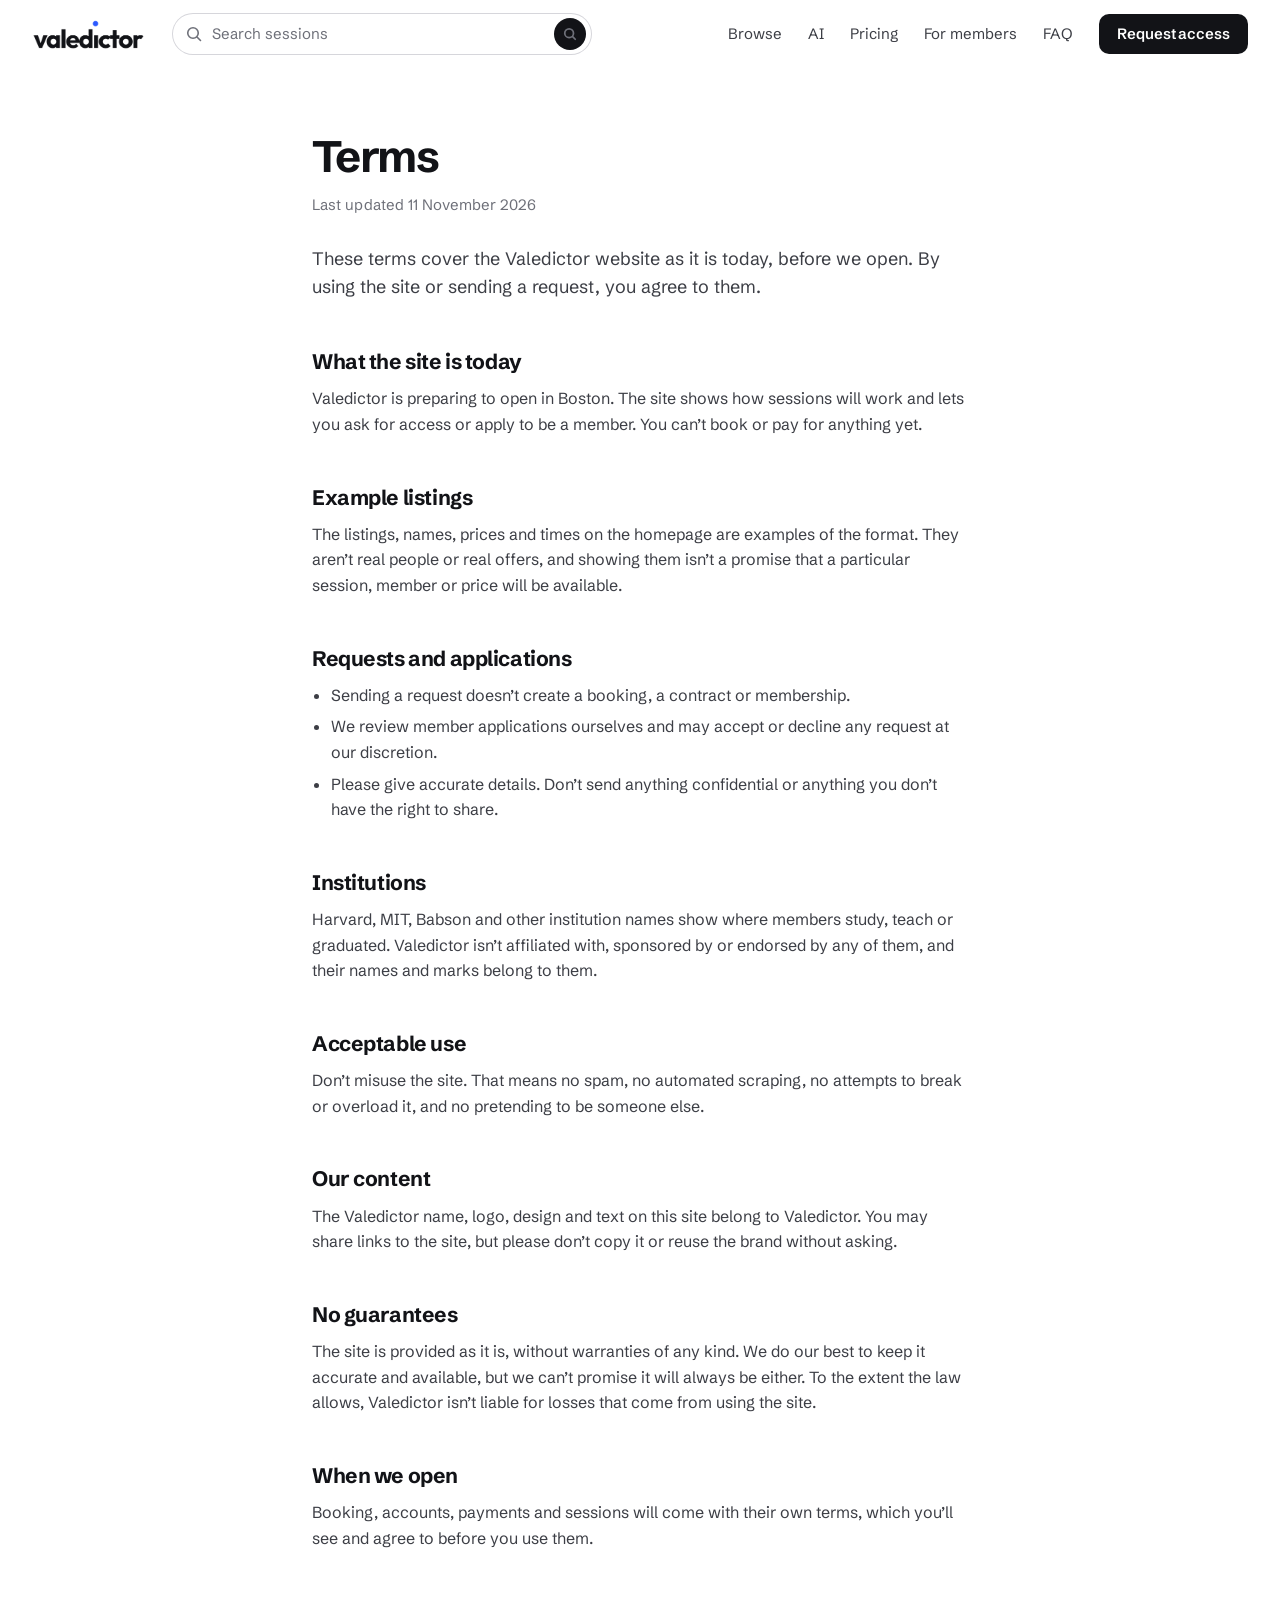
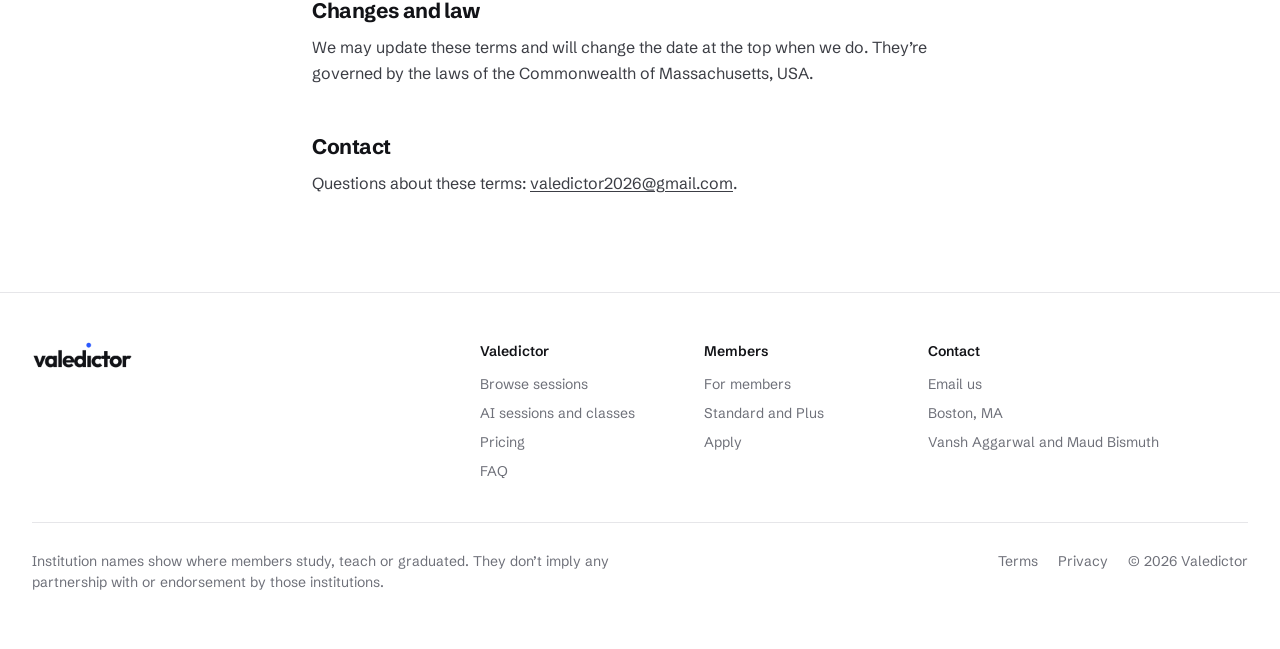
<file: terms.html>
<!doctype html><meta charset="utf-8"><title>Moved</title><link rel="canonical" href="https://valedictor.com/terms/"><meta http-equiv="refresh" content="0; url=/terms/"><a href="/terms/">This page has moved</a>
</file>
<file: site.css>
:root {
  --ink: #121317;
  --ink-2: #3C3E45;
  --muted: #6E7079;
  --faint: #9A9CA3;
  --line: #E6E6E9;
  --line-2: #D6D6DB;
  --surface: #F4F4F5;
  --paper: #F6F3EC;
  --blue: #2B59FF;
  --blue-soft: #EAEFFF;
  --white: #FFFFFF;
  --pad: 32px;
  --max: 1280px;
}
*, *::before, *::after { box-sizing: border-box; }
* { margin: 0; padding: 0; }
html { -webkit-text-size-adjust: 100%; }
body {
  background: var(--white); color: var(--ink);
  font-family: 'Schibsted Grotesk', system-ui, -apple-system, sans-serif;
  font-size: 16px; line-height: 1.5;
  -webkit-font-smoothing: antialiased; text-rendering: optimizeLegibility;
}
a { color: inherit; text-decoration: none; }
button, input, select, textarea { font: inherit; color: inherit; }
button { cursor: pointer; background: none; border: 0; }
img { display: block; max-width: 100%; }
::selection { background: var(--blue); color: #fff; }
:focus-visible { outline: 2px solid var(--blue); outline-offset: 2px; border-radius: 6px; }
.wrap { max-width: var(--max); margin: 0 auto; padding: 0 var(--pad); }
.sr { position: absolute; width: 1px; height: 1px; overflow: hidden; clip: rect(0 0 0 0); white-space: nowrap; }

/* buttons */
.btn {
  display: inline-flex; align-items: center; justify-content: center; gap: 8px;
  height: 44px; padding: 0 18px; border-radius: 10px;
  background: var(--ink); color: #fff; font-weight: 600; font-size: 15px; letter-spacing: -.005em;
  transition: background-color .15s;
}
.btn:hover { background: #2A2C33; }
.btn.blue { background: var(--blue); }
.btn.blue:hover { background: #1F4AE8; }
.btn.quiet { background: transparent; color: var(--ink); box-shadow: inset 0 0 0 1px var(--line-2); }
.btn.quiet:hover { background: var(--surface); }
.link { text-decoration: underline; text-decoration-color: var(--line-2); text-underline-offset: 3px; }
.link:hover { text-decoration-color: currentColor; }

/* header */
.top { position: sticky; top: 0; z-index: 20; background: rgba(255,255,255,.94); backdrop-filter: saturate(1.4) blur(12px); -webkit-backdrop-filter: saturate(1.4) blur(12px); border-bottom: 1px solid transparent; transition: border-color .2s; }
.top.lined { border-bottom-color: var(--line); }
.top .wrap { height: 68px; display: flex; align-items: center; gap: 28px; }
.logo { display: block; flex: none; width: 112px; height: 31px; background: url(logo.png) left center / contain no-repeat; }
.mini {
  flex: 1; max-width: 420px; height: 42px; display: flex; align-items: center; gap: 10px;
  padding: 0 6px 0 14px; border-radius: 999px; box-shadow: inset 0 0 0 1px var(--line-2);
  opacity: 0; visibility: hidden; transform: translateY(-4px); transition: opacity .2s, transform .2s, visibility .2s;
}
.top.searching .mini { opacity: 1; visibility: visible; transform: none; }
.mini svg { flex: none; color: var(--muted); }
.mini input { flex: 1; min-width: 0; border: 0; outline: 0; background: transparent; font-size: 15px; }
.mini input::placeholder { color: var(--muted); }
.mini button { width: 32px; height: 32px; border-radius: 50%; background: var(--ink); color: #fff; display: grid; place-items: center; flex: none; }
.top nav { margin-left: auto; display: flex; align-items: center; gap: 26px; font-size: 15px; color: var(--ink-2); }
.top nav a:not(.btn):hover { color: var(--ink); }
.top nav .btn { height: 40px; }

/* hero */
.hero { padding: 72px 0 56px; }
h1 {
  font-weight: 700; font-size: clamp(44px, 6.4vw, 88px); line-height: .98; letter-spacing: -.045em;
  max-width: 12ch;
}
.desc { margin-top: 20px; font-size: clamp(17px, 1.5vw, 20px); line-height: 1.45; color: var(--ink-2); max-width: 34em; }
.finder {
  margin-top: 40px; max-width: 920px; display: grid; grid-template-columns: minmax(0, 1.6fr) minmax(0, .8fr) minmax(0, .8fr) auto;
  align-items: stretch; border-radius: 16px; background: var(--white);
  box-shadow: 0 0 0 1px var(--line-2), 0 6px 20px -8px rgba(18,19,23,.14);
}
.finder label { display: block; padding: 13px 20px 12px; position: relative; cursor: text; }
.finder label + label::before { content: ""; position: absolute; left: 0; top: 14px; bottom: 14px; width: 1px; background: var(--line); }
.finder label span { display: block; font-size: 12.5px; font-weight: 600; color: var(--ink); letter-spacing: -.003em; }
.finder input, .finder select {
  display: block; width: 100%; border: 0; outline: 0; background: transparent; font-size: 15.5px; padding: 1px 0 0; color: var(--ink);
  -webkit-appearance: none; appearance: none;
}
.finder input::placeholder { color: var(--muted); }
.finder select { cursor: pointer; padding-right: 18px; background: url("data:image/svg+xml,%3Csvg xmlns='http://www.w3.org/2000/svg' width='10' height='6'%3E%3Cpath d='M1 1l4 4 4-4' fill='none' stroke='%236E7079' stroke-width='1.5'/%3E%3C/svg%3E") right center no-repeat; }
.finder label:focus-within { background: var(--surface); border-radius: 14px; }
.finder label:focus-within::before, .finder label:focus-within + label::before { opacity: 0; }
.finder .go { margin: 8px; height: auto; min-height: 48px; padding: 0 22px; border-radius: 11px; }
.try { margin-top: 18px; font-size: 14.5px; color: var(--muted); display: flex; flex-wrap: wrap; gap: 4px 14px; }
.try button { color: var(--ink-2); text-decoration: underline; text-decoration-color: var(--line-2); text-underline-offset: 3px; }
.try button:hover { color: var(--ink); text-decoration-color: currentColor; }
.where { margin-top: 44px; display: flex; flex-wrap: wrap; align-items: baseline; gap: 6px 28px; font-size: 14.5px; color: var(--muted); }
.where b { font-weight: 600; font-size: 17px; color: var(--ink); letter-spacing: -.015em; }
.first25 { margin-top: 28px; display: inline-flex; align-items: flex-start; gap: 12px; max-width: 100%; padding: 12px 18px; border-radius: 14px; background: var(--blue-soft); color: #1B3BB0; font-size: 15px; line-height: 1.4; }
.first25 .dot { width: 10px; height: 10px; margin-top: 6px; border-radius: 50%; background: var(--blue); flex: none; }
.first25 b { font-weight: 600; color: var(--ink); }
.first25 u { text-underline-offset: 3px; text-decoration-color: rgba(43,89,255,.45); white-space: nowrap; }
.first25:hover u { text-decoration-color: currentColor; }

/* browse */
.browse { padding: 8px 0 96px; scroll-margin-top: 68px; }
.tabsbar { position: sticky; top: 68px; z-index: 10; background: rgba(255,255,255,.94); backdrop-filter: blur(12px); -webkit-backdrop-filter: blur(12px); border-bottom: 1px solid var(--line); }
.tabsbar .wrap { display: flex; align-items: center; gap: 24px; }
.tabs { display: flex; gap: 26px; overflow-x: auto; scrollbar-width: none; flex: 1; min-width: 0; }
.tabs::-webkit-scrollbar { display: none; }
.tab { position: relative; flex: none; padding: 16px 0 15px; font-size: 14.5px; font-weight: 500; color: var(--muted); white-space: nowrap; }
.tab:hover { color: var(--ink); }
.tab[aria-selected="true"] { color: var(--ink); }
.tab[aria-selected="true"]::after { content: ""; position: absolute; left: 0; right: 0; bottom: -1px; height: 2px; background: var(--ink); border-radius: 2px; }
.inst { flex: none; display: flex; gap: 4px; padding: 3px; border-radius: 10px; background: var(--surface); }
.inst button { padding: 5px 11px; border-radius: 7px; font-size: 13.5px; font-weight: 500; color: var(--muted); }
.inst button[aria-pressed="true"] { background: var(--white); color: var(--ink); box-shadow: 0 1px 2px rgba(18,19,23,.12); }
.status { display: flex; align-items: center; justify-content: space-between; gap: 16px; padding: 22px 0 22px; font-size: 14px; color: var(--muted); }
.status strong { color: var(--ink); font-weight: 600; }
.status .clear { margin-left: 8px; }
.note { display: flex; align-items: flex-start; gap: 8px; }
.note::before { content: ""; width: 6px; height: 6px; margin-top: .58em; border-radius: 50%; background: var(--faint); flex: none; }

.grid { display: grid; grid-template-columns: repeat(4, minmax(0, 1fr)); gap: 40px 24px; }
.card { display: block; text-align: left; width: 100%; }
.card[hidden] { display: none; }
.card .th { transition: transform .25s cubic-bezier(.2,.7,.2,1); }
.card:hover .th { transform: translateY(-2px); }
.card .meta { margin-top: 14px; display: flex; gap: 10px; align-items: center; }
.av { width: 32px; height: 32px; border-radius: 50%; flex: none; display: grid; place-items: center; font-size: 12px; font-weight: 600; color: #fff; letter-spacing: .01em; position: relative; }
.av.open::after { content: ""; position: absolute; right: -1px; top: -1px; width: 10px; height: 10px; border-radius: 50%; background: var(--blue); box-shadow: 0 0 0 2px #fff; }
.who { min-width: 0; line-height: 1.3; }
.who b { display: block; font-size: 14.5px; font-weight: 600; }
.who span { display: block; font-size: 13px; color: var(--muted); white-space: nowrap; overflow: hidden; text-overflow: ellipsis; }
.card h3 { margin-top: 10px; font-size: 16px; font-weight: 500; line-height: 1.35; letter-spacing: -.012em; }
.card .price { margin-top: 8px; font-size: 14px; color: var(--muted); }
.card .price b { color: var(--ink); font-weight: 600; }
.empty { grid-column: 1 / -1; padding: 56px 0; border-top: 1px solid var(--line); max-width: 560px; }
.empty h3 { font-size: 20px; font-weight: 600; letter-spacing: -.02em; }
.empty p { margin-top: 8px; color: var(--muted); }
.empty .btn { margin-top: 20px; }

/* thumbnails: miniature work samples */
.th { position: relative; aspect-ratio: 4 / 3; border-radius: 12px; overflow: hidden; background: var(--surface); }
.th .lbl { position: absolute; left: 10px; top: 10px; z-index: 2; font-size: 11.5px; font-weight: 600; color: var(--ink); background: rgba(255,255,255,.92); padding: 3px 8px; border-radius: 6px; }
.th .lbl.dark { background: rgba(255,255,255,.12); color: #fff; }
.th svg { position: absolute; inset: 0; width: 100%; height: 100%; }
.mark { color: var(--blue); }
/* deck */
.deck .slide { position: absolute; left: 13%; right: 13%; top: 20%; bottom: 14%; background: #fff; border-radius: 4px; box-shadow: 0 1px 2px rgba(18,19,23,.1), 0 8px 20px -10px rgba(18,19,23,.25); padding: 7% 8%; }
.deck .slide i { display: block; font-style: normal; font-weight: 700; font-size: 11px; letter-spacing: -.01em; }
.deck .bars { position: absolute; left: 8%; right: 42%; bottom: 14%; top: 42%; display: flex; align-items: flex-end; gap: 9%; }
.deck .bars span { flex: 1; background: #C9CBD1; border-radius: 1px; }
.deck .bars span:last-child { background: var(--ink); }
.deck .lines { position: absolute; right: 8%; width: 28%; top: 44%; display: grid; gap: 5px; }
.deck .lines span { height: 3px; background: #DEDFE3; border-radius: 2px; }
.deck .ring { position: absolute; right: 40%; bottom: 9%; width: 20%; height: 58%; border: 1.5px solid var(--blue); border-radius: 50%; transform: rotate(-6deg); }
.deck .bub { position: absolute; right: 5%; bottom: 7%; background: var(--blue); color: #fff; font-size: 10.5px; font-weight: 600; line-height: 1.25; padding: 5px 8px; border-radius: 7px 7px 2px 7px; max-width: 44%; }
/* code */
.code { background: var(--ink); }
.code pre { position: absolute; left: 0; right: 0; top: 24%; font: 500 10.5px/1.75 ui-monospace, 'SF Mono', Menlo, monospace; color: #C9CBD3; padding: 0 0 0 4%; white-space: pre; overflow: hidden; }
.code pre span { display: block; padding-right: 8px; }
.code pre em { font-style: normal; color: #5C5F69; display: inline-block; width: 22px; }
.code .del { background: rgba(255,255,255,.05); color: #7D808B; text-decoration: line-through; text-decoration-color: #7D808B; }
.code .add { background: rgba(43,89,255,.28); color: #fff; }
.code .k { color: #8FA7FF; }
/* essay */
.essay { background: var(--paper); }
.essay .pg { position: absolute; left: 10%; right: 10%; top: 20%; bottom: -4%; background: #fffdf8; box-shadow: 0 1px 2px rgba(18,19,23,.08); padding: 8% 9%; font-family: Georgia, 'Times New Roman', serif; font-size: 10.5px; line-height: 1.6; color: #45474E; }
.essay s { color: #9A9CA3; text-decoration-color: var(--blue); text-decoration-thickness: 1.5px; }
.essay ins { text-decoration: none; color: var(--blue); font-family: 'Schibsted Grotesk', sans-serif; font-weight: 500; }
/* math */
.math .pg { position: absolute; left: 12%; right: 12%; top: 20%; bottom: 10%; background: #fff; border-radius: 4px; box-shadow: 0 1px 2px rgba(18,19,23,.08); padding: 7% 9%; font-family: Georgia, serif; font-size: 11.5px; line-height: 1.85; color: #2E3036; }
.math .pg i { font-style: italic; }
.math .ok { position: absolute; right: 9%; bottom: 12%; width: 22px; height: 22px; border-radius: 50%; background: var(--blue); display: grid; place-items: center; }
/* offer table */
.offer table { position: absolute; left: 10%; width: 80%; top: 24%; border-collapse: collapse; font-size: 11px; background: #fff; border-radius: 6px; overflow: hidden; box-shadow: 0 1px 2px rgba(18,19,23,.08); }
.offer th, .offer td { padding: 6px 9px; text-align: left; border-bottom: 1px solid var(--line); }
.offer th { font-weight: 600; color: var(--muted); font-size: 10.5px; }
.offer td:first-child { color: var(--muted); }
.offer .hi { background: var(--blue-soft); color: var(--ink); font-weight: 600; }
.offer tr:last-child td { border-bottom: 0; }
.offer .tip { position: absolute; right: 10%; bottom: 9%; font-size: 10.5px; font-weight: 600; color: var(--blue); }
/* funnel */
.funnel .rows { position: absolute; left: 11%; right: 11%; top: 26%; display: grid; gap: 9px; }
.funnel .row { display: grid; grid-template-columns: 58px 1fr 38px; align-items: center; gap: 8px; font-size: 10.5px; color: var(--muted); }
.funnel .row div { height: 12px; background: #fff; border-radius: 3px; position: relative; overflow: hidden; }
.funnel .row div::after { content: ""; position: absolute; inset: 0 auto 0 0; width: var(--w); background: var(--ink); border-radius: 3px; }
.funnel .row.weak div::after { background: var(--blue); }
.funnel .row b { color: var(--ink); font-weight: 600; text-align: right; }
.funnel .tip { position: absolute; left: 11%; bottom: 11%; font-size: 10.5px; font-weight: 600; color: var(--blue); }

/* facts */
.facts { border-top: 1px solid var(--line); padding: 96px 0; }
.split { display: grid; grid-template-columns: minmax(0, 5fr) minmax(0, 7fr); gap: 64px; }
h2 { font-size: clamp(30px, 3.4vw, 44px); line-height: 1.06; letter-spacing: -.035em; font-weight: 700; }
.split > div > p { margin-top: 16px; color: var(--ink-2); max-width: 26em; font-size: 17px; }
dl.list { border-top: 1px solid var(--ink); }
dl.list > div { display: grid; grid-template-columns: minmax(0, 2fr) minmax(0, 3fr); gap: 24px; padding: 22px 0 24px; border-bottom: 1px solid var(--line); }
dl.list dt { font-weight: 600; font-size: 17px; letter-spacing: -.012em; }
dl.list dd { color: var(--ink-2); }

/* members */
.members { background: var(--surface); padding: 96px 0; scroll-margin-top: 68px; }
.calc { background: var(--white); border-radius: 18px; padding: 32px; box-shadow: 0 0 0 1px var(--line); }
.calc .out { display: flex; align-items: baseline; justify-content: space-between; gap: 16px; padding-bottom: 24px; border-bottom: 1px solid var(--line); }
.calc .out span { color: var(--muted); font-size: 14.5px; }
.calc .out output { font-size: clamp(40px, 4.4vw, 56px); font-weight: 700; letter-spacing: -.045em; line-height: 1; }
.calc .out small { display: block; text-align: right; color: var(--muted); font-size: 13px; margin-top: 6px; }
.rng { padding-top: 24px; }
.rng + .rng { padding-top: 20px; }
.rng .h { display: flex; justify-content: space-between; font-size: 14.5px; margin-bottom: 12px; }
.rng .h b { font-weight: 600; }
input[type=range] { -webkit-appearance: none; appearance: none; width: 100%; height: 22px; background: transparent; cursor: pointer; }
input[type=range]::-webkit-slider-runnable-track { height: 4px; border-radius: 2px; background: linear-gradient(var(--ink), var(--ink)) 0 / var(--p, 50%) 100% no-repeat, var(--line); }
input[type=range]::-moz-range-track { height: 4px; border-radius: 2px; background: var(--line); }
input[type=range]::-moz-range-progress { height: 4px; border-radius: 2px; background: var(--ink); }
input[type=range]::-webkit-slider-thumb { -webkit-appearance: none; width: 22px; height: 22px; margin-top: -9px; border-radius: 50%; background: #fff; box-shadow: 0 0 0 1px var(--line-2), 0 2px 6px rgba(18,19,23,.18); }
input[type=range]::-moz-range-thumb { width: 22px; height: 22px; border: 0; border-radius: 50%; background: #fff; box-shadow: 0 0 0 1px var(--line-2), 0 2px 6px rgba(18,19,23,.18); }
.calc .btn { margin-top: 28px; width: 100%; height: 50px; }
.who-can { margin-top: 32px; display: grid; gap: 14px; max-width: 30em; }
.who-can li { list-style: none; display: grid; grid-template-columns: 18px 1fr; gap: 12px; color: var(--ink-2); }
.who-can svg { margin-top: 4px; color: var(--ink); }

/* faq */
.faq { padding: 96px 0; scroll-margin-top: 68px; }
.qs { border-top: 1px solid var(--ink); }
.qs details { border-bottom: 1px solid var(--line); }
.qs summary { list-style: none; cursor: pointer; display: flex; justify-content: space-between; align-items: center; gap: 24px; padding: 22px 0; font-weight: 600; font-size: 17px; letter-spacing: -.012em; }
.qs summary::-webkit-details-marker { display: none; }
.qs summary i { flex: none; width: 14px; height: 14px; position: relative; }
.qs summary i::before, .qs summary i::after { content: ""; position: absolute; left: 0; right: 0; top: 6px; height: 2px; background: var(--ink); border-radius: 1px; transition: transform .2s; }
.qs summary i::after { transform: rotate(90deg); }
.qs details[open] summary i::after { transform: rotate(0); }
.qs details p { padding: 0 48px 24px 0; color: var(--ink-2); max-width: 40em; }

/* footer */
footer { border-top: 1px solid var(--line); padding: 48px 0 56px; font-size: 14px; color: var(--muted); }
footer .wrap { display: grid; grid-template-columns: minmax(0, 1.3fr) repeat(2, minmax(0, .6fr)) minmax(0, 1fr); gap: 32px; }
footer .logo { width: 100px; height: 28px; }
footer h4 { font-size: 14px; font-weight: 600; color: var(--ink); margin-bottom: 12px; }
footer ul { list-style: none; display: grid; gap: 8px; }
footer a:hover { color: var(--ink); }
footer .legal { grid-column: 1 / -1; padding-top: 28px; margin-top: 8px; border-top: 1px solid var(--line); display: flex; justify-content: space-between; gap: 24px; flex-wrap: wrap; }
footer .legal p { max-width: 46em; }
footer .legal .links { display: flex; gap: 20px; flex-wrap: wrap; }

/* AI thumbnails */
.term pre { top: 23%; padding-left: 7%; }
.term .p { color: #fff; font-weight: 600; }
.term .u { color: #fff; }
.term .ok { color: #8FA7FF; }
.term .cur { display: inline-block; width: 6px; height: 11px; background: #fff; vertical-align: -1px; }
.file { position: absolute; left: 11%; right: 11%; top: 19%; bottom: -4%; background: #fff; border-radius: 6px 6px 0 0; box-shadow: 0 1px 2px rgba(18,19,23,.08), 0 8px 20px -12px rgba(18,19,23,.2); overflow: hidden; }
.file .fn { padding: 6px 10px; border-bottom: 1px solid var(--line); font-size: 10px; font-weight: 600; color: var(--ink); }
.file pre { padding: 7px 10px; font: 500 9.5px/1.72 ui-monospace, 'SF Mono', Menlo, monospace; color: #3C3E45; white-space: pre; }
.file .dim { color: #A3A5AC; }
.file .hl { display: block; margin: 0 -10px; padding: 0 10px; background: var(--blue-soft); color: #1F3FB8; }
.cls { position: absolute; left: 12%; right: 12%; top: 20%; bottom: 13%; background: #fff; border-radius: 8px; box-shadow: 0 1px 2px rgba(18,19,23,.08), 0 8px 20px -12px rgba(18,19,23,.2); padding: 7% 8%; }
.cls b { display: block; font-size: 12px; font-weight: 700; letter-spacing: -.01em; }
.cls small { display: block; margin-top: 2px; font-size: 10px; color: var(--muted); }
.cls .seats { margin-top: 9%; display: grid; grid-template-columns: repeat(8, minmax(0, 1fr)); gap: 5px; }
.cls .seats span { aspect-ratio: 1; border-radius: 50%; background: var(--c, #C9CBD1); }
.cls .seats .free { background: transparent; box-shadow: inset 0 0 0 1.3px #C9CBD1; }
.cls .left { margin-top: 9%; font-size: 10.5px; font-weight: 600; color: var(--blue); }
.prm .pb { position: absolute; left: 10%; right: 10%; border-radius: 7px; padding: 7px 10px; font-size: 10px; line-height: 1.45; }
.prm .pb small { display: block; font-size: 9.5px; font-weight: 600; margin-bottom: 2px; }
.prm .b1 { top: 20%; background: transparent; box-shadow: inset 0 0 0 1px #CFD1D6; color: var(--muted); }
.prm .b1 small { color: var(--muted); }
.prm .b2 { top: 43%; background: #fff; box-shadow: 0 1px 2px rgba(18,19,23,.08), inset 3px 0 0 var(--blue); color: var(--ink-2); padding-left: 13px; }
.prm .b2 small { color: var(--blue); }
.aimap table { position: absolute; left: 10%; width: 80%; top: 22%; border-collapse: collapse; font-size: 10.5px; background: #fff; border-radius: 6px; overflow: hidden; box-shadow: 0 1px 2px rgba(18,19,23,.08); }
.aimap td { padding: 5px 9px; border-bottom: 1px solid var(--line); color: var(--ink-2); }
.aimap tr:last-child td { border-bottom: 0; }
.aimap td:last-child { text-align: right; }
.aimap .pill { display: inline-block; padding: 1px 7px; border-radius: 99px; font-size: 9.5px; font-weight: 600; }
.aimap .ai { background: var(--blue-soft); color: var(--blue); }
.aimap .you { background: var(--surface); color: var(--ink); }
.aimap .tip { position: absolute; left: 10%; bottom: 8%; font-size: 10.5px; font-weight: 600; color: var(--blue); }
.win { position: absolute; left: 10%; right: 10%; top: 19%; bottom: 17%; background: #fff; border-radius: 8px; box-shadow: 0 1px 2px rgba(18,19,23,.08), 0 8px 20px -12px rgba(18,19,23,.2); overflow: hidden; }
.win .chrome { height: 18px; display: flex; align-items: center; gap: 4px; padding: 0 8px; border-bottom: 1px solid var(--line); }
.win .chrome i { width: 6px; height: 6px; border-radius: 50%; background: #D6D6DB; }
.win .chrome span { margin-left: 6px; font-size: 8.5px; color: var(--faint); }
.win .msgs { padding: 8px 10px; display: grid; gap: 6px; font-size: 9.5px; line-height: 1.4; }
.win .me { justify-self: end; background: var(--ink); color: #fff; padding: 4px 8px; border-radius: 8px 8px 2px 8px; }
.win .bot { justify-self: start; max-width: 86%; background: var(--surface); color: var(--ink-2); padding: 4px 8px; border-radius: 8px 8px 8px 2px; }
.build .tip { position: absolute; left: 10%; bottom: 7%; font-size: 10.5px; font-weight: 600; color: var(--blue); }
.papers { background: var(--paper); }
.papers .pg { position: absolute; left: 9%; width: 60%; top: 19%; bottom: -4%; background: #fffdf8; box-shadow: 0 1px 2px rgba(18,19,23,.08); padding: 8% 7%; font-family: Georgia, 'Times New Roman', serif; font-size: 9.5px; line-height: 1.6; color: #55575E; }
.papers .pg b { display: block; font-family: 'Schibsted Grotesk', sans-serif; font-size: 10px; color: var(--ink); margin-bottom: 4px; }
.papers mark { background: var(--blue-soft); color: var(--ink); padding: 0 1px; }
.papers .side { position: absolute; left: 73%; right: 6%; top: 38%; padding-left: 7px; box-shadow: inset 1.5px 0 0 var(--blue); font-size: 10px; line-height: 1.38; font-weight: 600; color: var(--blue); }

/* pricing */
.pricing { padding: 96px 0; border-top: 1px solid var(--line); scroll-margin-top: 68px; }
.rules { margin-top: 32px; list-style: none; border-top: 1px solid var(--ink); max-width: 34em; }
.rules li { padding: 16px 0 17px; border-bottom: 1px solid var(--line); color: var(--ink-2); }
.rules li b { display: block; color: var(--ink); font-weight: 600; margin-bottom: 2px; }
.paycalc { align-self: start; }
.plusline { margin-top: 22px; font-size: 14px; color: var(--muted); }
.plusline b { color: var(--ink); font-weight: 600; }
.plans { margin-top: 64px; display: grid; grid-template-columns: repeat(2, minmax(0, 1fr)); gap: 24px; }
.plan { background: var(--white); border-radius: 18px; padding: 30px 32px 32px; box-shadow: 0 0 0 1px var(--line); }
.plan.plus { box-shadow: 0 0 0 1.5px var(--ink); }
.plan .ph { display: flex; align-items: baseline; justify-content: space-between; gap: 16px; flex-wrap: wrap; }
.plan h3 { font-size: 22px; letter-spacing: -.025em; font-weight: 700; }
.plan .pp { font-size: 14.5px; color: var(--muted); }
.plan .keep { margin-top: 18px; padding-bottom: 20px; border-bottom: 1px solid var(--line); font-size: 15px; color: var(--ink-2); }
.plan .keep b { display: block; font-size: clamp(30px, 3vw, 38px); line-height: 1.05; letter-spacing: -.04em; font-weight: 700; color: var(--ink); margin-bottom: 4px; }
.plan.plus .keep b { color: var(--blue); }
.plan ul { margin-top: 20px; list-style: none; display: grid; gap: 12px; }
.plan li { display: grid; grid-template-columns: 18px 1fr; gap: 12px; color: var(--ink-2); }
.plan li svg { margin-top: 4px; color: var(--ink); }
.plannote { margin-top: 18px; font-size: 14px; color: var(--muted); }
@media (max-width: 860px) { .plans { grid-template-columns: 1fr; margin-top: 48px; } .plan { padding: 24px; } }
.paycalc .out output { font-variant-numeric: tabular-nums; }
.splitbar { margin-top: 26px; height: 10px; border-radius: 5px; background: var(--ink); overflow: hidden; display: flex; }
.splitbar i { display: block; height: 100%; }
.splitbar .m { background: var(--blue); }
.splitbar .v { background: var(--ink); }
.ledger { margin-top: 18px; display: grid; }
.ledger div { display: flex; justify-content: space-between; align-items: baseline; gap: 16px; padding: 11px 0; border-bottom: 1px solid var(--line); font-size: 15px; color: var(--ink-2); }
.ledger div:last-child { border-bottom: 0; }
.ledger div b { color: var(--ink); font-weight: 600; font-variant-numeric: tabular-nums; }
.ledger .dot { display: inline-block; width: 8px; height: 8px; border-radius: 50%; margin-right: 8px; vertical-align: 1px; }
.ledger .dot.m { background: var(--blue); }
.ledger .dot.v { background: var(--ink); }
.ledger .tot { color: var(--ink); font-weight: 600; }
.paycalc .fine { margin-top: 18px; font-size: 13.5px; color: var(--muted); }

/* sheet */
.scrim { position: fixed; inset: 0; z-index: 40; background: rgba(18,19,23,.36); opacity: 0; visibility: hidden; transition: opacity .25s, visibility .25s; }
.scrim.on { opacity: 1; visibility: visible; }
.sheet {
  position: fixed; z-index: 41; top: 0; right: 0; bottom: 0; width: min(500px, 100%); background: #fff;
  display: flex; flex-direction: column; transform: translateX(100%); visibility: hidden;
  transition: transform .34s cubic-bezier(.2,.8,.2,1), visibility .34s; box-shadow: -20px 0 60px -30px rgba(18,19,23,.35);
}
.sheet.on { transform: none; visibility: visible; }
.sheet .bar { display: flex; align-items: center; justify-content: space-between; height: 60px; padding: 0 16px 0 24px; border-bottom: 1px solid var(--line); flex: none; font-size: 14px; color: var(--muted); }
.x { width: 36px; height: 36px; border-radius: 50%; display: grid; place-items: center; color: var(--ink); }
.x:hover { background: var(--surface); }
.sheet .body { flex: 1; overflow-y: auto; padding: 24px; overscroll-behavior: contain; }
.sheet .th { border-radius: 12px; }
.sheet h3 { margin-top: 22px; font-size: 23px; line-height: 1.2; letter-spacing: -.025em; font-weight: 700; }
.sheet .meta { margin-top: 16px; display: flex; gap: 12px; align-items: center; }
.sheet .meta .av { width: 40px; height: 40px; font-size: 13.5px; }
.sheet .who span { white-space: normal; }
.sheet .who .live { color: var(--blue); font-weight: 500; }
.sheet .foot .btn { white-space: nowrap; flex: none; }
.sheet .bio { margin-top: 16px; color: var(--ink-2); }
.sheet h4 { margin-top: 28px; margin-bottom: 10px; font-size: 14.5px; font-weight: 600; }
.opts { display: grid; gap: 8px; }
.opt { display: grid; grid-template-columns: 1fr auto; align-items: center; gap: 12px; padding: 13px 16px; border-radius: 12px; box-shadow: inset 0 0 0 1px var(--line-2); cursor: pointer; }
.opt input { position: absolute; opacity: 0; pointer-events: none; }
.opt span small { display: block; color: var(--muted); font-size: 13px; }
.opt b { font-weight: 600; }
.opt:has(input:checked) { box-shadow: inset 0 0 0 2px var(--ink); }
.opt:has(input:focus-visible) { outline: 2px solid var(--blue); outline-offset: 2px; }
.days { display: grid; grid-template-columns: repeat(5, minmax(0, 1fr)); gap: 6px; }
.day { padding: 9px 0 8px; border-radius: 10px; text-align: center; box-shadow: inset 0 0 0 1px var(--line); line-height: 1.2; }
.day small { display: block; font-size: 12px; color: var(--muted); }
.day b { font-size: 16px; font-weight: 600; }
.day[aria-pressed="true"] { background: var(--ink); color: #fff; box-shadow: none; }
.day[aria-pressed="true"] small { color: rgba(255,255,255,.7); }
.times { margin-top: 8px; display: flex; flex-wrap: wrap; gap: 6px; }
.time { padding: 8px 12px; border-radius: 9px; font-size: 14px; box-shadow: inset 0 0 0 1px var(--line); }
.time[aria-pressed="true"] { box-shadow: inset 0 0 0 2px var(--ink); font-weight: 600; }
.sheet .foot { flex: none; border-top: 1px solid var(--line); padding: 16px 24px 20px; display: flex; align-items: center; justify-content: space-between; gap: 16px; }
.sheet .foot div { font-size: 13.5px; color: var(--muted); line-height: 1.35; }
.sheet .foot div b { display: block; color: var(--ink); font-size: 16px; font-weight: 600; }
.sheet .foot .btn { height: 48px; padding: 0 22px; }
.sheet .ledger { margin-top: 4px; padding: 4px 16px; border-radius: 12px; box-shadow: inset 0 0 0 1px var(--line); }
.sheet .ledger div { font-size: 14px; padding: 9px 0; }
.sheet .splitbar { margin: 8px 0 2px; height: 6px; }
.clsinfo { padding: 14px 16px; border-radius: 12px; box-shadow: inset 0 0 0 1px var(--line); font-size: 14.5px; color: var(--ink-2); }
.clsinfo b { display: block; color: var(--ink); font-weight: 600; }
.clsinfo .left { color: var(--blue); font-weight: 500; }
.sheet .fine { margin-top: 24px; padding: 14px 16px; border-radius: 12px; background: var(--surface); font-size: 13.5px; color: var(--ink-2); }

/* request dialog */
dialog.req { margin: auto; width: min(520px, calc(100% - 32px)); max-height: calc(100% - 32px); border: 0; border-radius: 20px; padding: 0; color: var(--ink); box-shadow: 0 30px 80px -20px rgba(18,19,23,.45); }
dialog.req::backdrop { background: rgba(18,19,23,.4); }
dialog.req form { padding: 28px; }
dialog.req .hd { display: flex; justify-content: space-between; align-items: start; gap: 16px; }
dialog.req h2 { font-size: 26px; letter-spacing: -.03em; }
dialog.req .sub { margin-top: 8px; color: var(--ink-2); font-size: 15px; }
.seg { margin-top: 22px; display: grid; grid-template-columns: 1fr 1fr; padding: 4px; border-radius: 12px; background: var(--surface); }
.seg label { cursor: pointer; }
.seg input { position: absolute; opacity: 0; pointer-events: none; }
.seg span { display: block; text-align: center; padding: 9px 8px; border-radius: 9px; font-size: 14.5px; font-weight: 500; color: var(--muted); }
.seg input:checked + span { background: #fff; color: var(--ink); box-shadow: 0 1px 2px rgba(18,19,23,.12); }
.seg input:focus-visible + span { outline: 2px solid var(--blue); }
.fields { margin-top: 18px; display: grid; grid-template-columns: 1fr 1fr; gap: 14px; }
.field.full { grid-column: 1 / -1; }
.field span { display: block; font-size: 13.5px; font-weight: 500; margin-bottom: 6px; }
.field span small { color: var(--muted); font-weight: 400; font-size: 13px; }
.field input, .field textarea { width: 100%; border: 0; border-radius: 10px; padding: 11px 13px; font-size: 16px; outline: 0; box-shadow: inset 0 0 0 1px var(--line-2); background: #fff; transition: box-shadow .15s; }
.field textarea { min-height: 92px; resize: vertical; }
.field input:focus, .field textarea:focus { box-shadow: inset 0 0 0 2px var(--ink); }
.field[hidden] { display: none; }
dialog.req .btn.send { margin-top: 20px; width: 100%; height: 50px; }
dialog.req .fine { margin-top: 12px; text-align: center; font-size: 13.5px; color: var(--muted); }
dialog.req .fine a { color: var(--ink-2); text-decoration: underline; text-underline-offset: 2px; }
dialog.req .hp { position: absolute; left: -9999px; width: 1px; height: 1px; opacity: 0; }
dialog.req .err { margin-top: 16px; padding: 12px 14px; border-radius: 10px; background: #FDF0EE; color: #8A2A1C; font-size: 14px; }
dialog.req .err a { text-decoration: underline; text-underline-offset: 2px; font-weight: 500; }
dialog.req .btn.send:disabled { opacity: .7; cursor: default; }
dialog.req .done { padding: 8px 0 4px; }
dialog.req .done h3 { margin-top: 18px; font-size: 19px; letter-spacing: -.02em; }
dialog.req .done p { margin-top: 8px; color: var(--ink-2); }
dialog.req .done .btn { margin-top: 20px; }

/* nav, menu */
.top nav a.nl[aria-current="page"] { color: var(--ink); font-weight: 600; }
.menu { display: none; width: 40px; height: 40px; border-radius: 10px; flex-direction: column; align-items: center; justify-content: center; gap: 5px; box-shadow: inset 0 0 0 1px var(--line-2); }
.menu span { display: block; width: 16px; height: 1.6px; background: var(--ink); border-radius: 1px; transition: transform .2s; }
.menu[aria-expanded="true"] span:first-child { transform: translateY(3.3px) rotate(45deg); }
.menu[aria-expanded="true"] span:last-child { transform: translateY(-3.3px) rotate(-45deg); }
.mnav { border-top: 1px solid var(--line); background: #fff; }
.top .mnav .wrap { height: auto; display: grid; gap: 0; padding-top: 8px; padding-bottom: 16px; }
.mnav a { padding: 13px 0; font-size: 17px; font-weight: 500; border-bottom: 1px solid var(--line); }
.mnav a:last-child { border-bottom: 0; }
.mnav a[aria-current="page"] { color: var(--blue); }
.top.menu-open { border-bottom-color: var(--line); }
footer .link { color: inherit; font-size: inherit; text-decoration: none; }
footer .link:hover { color: var(--ink); }

/* inner page head */
.phead { padding: 64px 0 40px; }
.phead h1 { font-size: clamp(38px, 5vw, 64px); max-width: 16ch; }
.phead .lede { margin-top: 16px; font-size: clamp(17px, 1.5vw, 20px); line-height: 1.45; color: var(--ink-2); max-width: 36em; }
.phead .finder { margin-top: 32px; }
.phead + .pricing, .phead + .members { border-top: 0; }
.phead.compact { padding-bottom: 8px; }

/* home */
.shelf { padding: 24px 0 88px; }
.shelf .hd { display: flex; align-items: baseline; justify-content: space-between; gap: 16px; margin-bottom: 24px; }
.shelf h2 { font-size: clamp(24px, 2.4vw, 30px); letter-spacing: -.03em; }
.shelf .hd a { font-size: 15px; font-weight: 500; white-space: nowrap; text-decoration: underline; text-decoration-color: var(--line-2); text-underline-offset: 3px; }
.shelf .hd a:hover { text-decoration-color: currentColor; }
.shelf .sub { margin-top: 6px; color: var(--muted); font-size: 15px; }
.shelf + .shelf { padding-top: 0; }
.next { border-top: 1px solid var(--line); }
.next .wrap { display: grid; grid-template-columns: repeat(3, minmax(0, 1fr)); }
.next a { padding: 40px 32px 44px 0; display: block; }
.next a + a { padding-left: 32px; border-left: 1px solid var(--line); }
.next b { display: block; font-size: 20px; letter-spacing: -.02em; font-weight: 700; }
.next span { display: block; margin-top: 8px; color: var(--ink-2); max-width: 26em; }
.next em { display: inline-block; margin-top: 16px; font-style: normal; font-weight: 500; font-size: 15px; text-decoration: underline; text-decoration-color: var(--line-2); text-underline-offset: 3px; }
.next a:hover em { text-decoration-color: currentColor; }

/* legal and 404 */
.doc { max-width: 720px; padding: 64px var(--pad) 96px; margin: 0 auto; }
.doc h1 { font-size: 44px; line-height: 1.08; letter-spacing: -.035em; max-width: none; }
.doc .updated { margin-top: 12px; color: var(--muted); font-size: 15px; }
.doc .lede { margin-top: 28px; font-size: 18px; color: var(--ink-2); }
.doc h2 { margin-top: 48px; font-size: 21px; letter-spacing: -.02em; }
.doc p, .doc ul { margin-top: 14px; color: var(--ink-2); line-height: 1.6; }
.doc ul { padding-left: 1.2em; }
.doc li + li { margin-top: 6px; }
.doc a { text-decoration: underline; text-underline-offset: 2px; }
.doc table { margin-top: 18px; width: 100%; border-collapse: collapse; font-size: 15px; }
.doc th, .doc td { text-align: left; vertical-align: top; padding: 12px 16px 12px 0; border-top: 1px solid var(--line); }
.doc th { font-weight: 600; color: var(--ink); width: 34%; }
.doc td { color: var(--ink-2); }
.apply .aform h2 { margin-top: 44px; }
.apply .field select { width: 100%; height: 46px; border: 0; border-radius: 10px; padding: 0 36px 0 13px; font-size: 16px; outline: 0; box-shadow: inset 0 0 0 1px var(--line-2); background: #fff url("data:image/svg+xml,%3Csvg xmlns='http://www.w3.org/2000/svg' width='10' height='6'%3E%3Cpath d='M1 1l4 4 4-4' fill='none' stroke='%236E7079' stroke-width='1.5'/%3E%3C/svg%3E") right 14px center no-repeat; -webkit-appearance: none; appearance: none; cursor: pointer; }
.apply .field select:focus { box-shadow: inset 0 0 0 2px var(--ink); }
.apply .field.miss input, .apply .field.miss select, .apply .field.miss textarea { box-shadow: inset 0 0 0 2px #C2412D; }
.chips { border: 0; margin-top: 18px; display: flex; flex-wrap: wrap; gap: 8px; }
.chips legend { font-size: 13.5px; font-weight: 500; margin-bottom: 10px; }
.chips label { cursor: pointer; }
.chips input { position: absolute; opacity: 0; pointer-events: none; }
.chips span { display: inline-block; padding: 8px 14px; border-radius: 999px; font-size: 14.5px; box-shadow: inset 0 0 0 1px var(--line-2); color: var(--ink-2); }
.chips input:checked + span { background: var(--ink); color: #fff; box-shadow: none; }
.chips input:focus-visible + span { outline: 2px solid var(--blue); outline-offset: 2px; }
.checks { margin-top: 24px; display: grid; gap: 12px; }
.checks label { display: flex; gap: 10px; align-items: flex-start; font-size: 15px; color: var(--ink-2); cursor: pointer; }
.checks input { margin-top: 3px; width: 17px; height: 17px; accent-color: var(--ink); flex: none; }
.apply .hp { position: absolute; left: -9999px; width: 1px; height: 1px; opacity: 0; }
.apply .err { margin-top: 20px; padding: 12px 14px; border-radius: 10px; background: #FDF0EE; color: #8A2A1C; font-size: 14px; }
.apply .err a { color: inherit; font-weight: 500; }
.apply .btn.send { margin-top: 24px; height: 50px; padding: 0 28px; }
.apply .btn.send:disabled { opacity: .7; cursor: default; }
.apply .adone { margin-top: 32px; padding: 28px; border-radius: 16px; background: var(--surface); }
.apply .adone h2 { margin-top: 0; }
@media (max-width: 640px) { .apply .fields { grid-template-columns: 1fr; } .doc h1 { font-size: 36px; } }
.lost { max-width: 720px; margin: 0 auto; padding: 120px var(--pad) 140px; }
.lost h1 { font-size: 56px; line-height: 1.04; letter-spacing: -.04em; max-width: none; }
.lost p { margin-top: 18px; font-size: 18px; color: var(--ink-2); }
.lost .btn { margin-top: 32px; height: 46px; }

/* responsive */
@media (max-width: 1100px) {
  .grid { grid-template-columns: repeat(3, minmax(0, 1fr)); }
  .split { grid-template-columns: 1fr; gap: 40px; }
  footer .wrap { grid-template-columns: 1fr 1fr; }
}
@media (max-width: 860px) {
  .top nav .hide-s { display: none; }
  .mini { display: none; }
  .finder { grid-template-columns: 1fr 1fr; }
  .finder label:first-child { grid-column: 1 / -1; border-bottom: 1px solid var(--line); }
  .finder label:nth-child(2)::before { display: none; }
  .finder .go { grid-column: 1 / -1; margin: 0 8px 8px; }
  .grid { grid-template-columns: repeat(2, minmax(0, 1fr)); gap: 32px 18px; }
  .inst { display: none; }
}
@media (max-width: 560px) {
  :root { --pad: 20px; }
  .top .wrap { height: 60px; }
  .tabsbar { top: 60px; }
  .logo { width: 100px; height: 28px; }
  .hero { padding: 44px 0 36px; }
  h1 { font-size: 46px; }
  .finder { margin-top: 30px; }
  .where { margin-top: 32px; gap: 4px 20px; }
  .grid { grid-template-columns: 1fr; gap: 36px; }
  .status { flex-direction: column; align-items: flex-start; gap: 6px; }
  .facts, .members, .faq { padding: 64px 0; }
  dl.list > div { grid-template-columns: 1fr; gap: 6px; }
  .calc { padding: 22px; }
  .qs details p { padding-right: 0; }
  footer .wrap { grid-template-columns: 1fr 1fr; }
  footer .brand { grid-column: 1 / -1; }
  .fields { grid-template-columns: 1fr; }
  dialog.req form { padding: 22px; }
  .sheet .body { padding: 20px; }
  .sheet .foot { padding: 14px 20px 18px; }
}
@media (prefers-reduced-motion: reduce) {
  *, *::before, *::after { transition-duration: .01ms !important; scroll-behavior: auto !important; }
}

/* multi-page responsive */
@media (max-width: 1180px) {
  .top nav { gap: 20px; }
  body:not(.home) .mini { max-width: 260px; }
}
@media (max-width: 1020px) {
  .top nav a.nl { display: none; }
  .menu { display: flex; }
}
@media (max-width: 860px) {
  .next .wrap { grid-template-columns: 1fr; }
  .next a, .next a + a { padding: 28px 0 30px; border-left: 0; }
  .next a + a { border-top: 1px solid var(--line); }
  .phead { padding: 44px 0 28px; }
}
@media (max-width: 560px) {
  .top nav .btn { padding: 0 14px; font-size: 14.5px; }
  .top .wrap { gap: 14px; }
  .shelf .hd { flex-direction: column; gap: 6px; }
  .doc { padding: 44px var(--pad) 72px; }
  .doc h1 { font-size: 36px; }
  .doc th { width: 40%; }
  .lost { padding: 80px var(--pad) 100px; }
  .lost h1 { font-size: 42px; }
}

/* page-level tweaks */
.try a { color: var(--ink-2); text-decoration: underline; text-decoration-color: var(--line-2); text-underline-offset: 3px; }
.try a:hover { color: var(--ink); text-decoration-color: currentColor; }
.pricing.first, .members.first { border-top: 0; padding-top: 72px; }
.pricing h1, .members h1 { font-size: clamp(36px, 4.4vw, 56px); line-height: 1.04; letter-spacing: -.04em; max-width: 13ch; }
.faq.after { border-top: 1px solid var(--line); }
.faq.groups { padding-top: 56px; }
.grid.three { grid-template-columns: repeat(3, minmax(0, 1fr)); }
@media (max-width: 860px) { .grid.three { grid-template-columns: repeat(2, minmax(0, 1fr)); } }
@media (max-width: 560px) { .grid.three { grid-template-columns: 1fr; } }
.faq.groups .wrap + .wrap { margin-top: 64px; }
.faq.groups h2 { font-size: clamp(24px, 2.4vw, 30px); letter-spacing: -.03em; }
.split > div > p .link { font: inherit; color: var(--ink); }
@media (max-width: 560px) {
  .pricing.first, .members.first { padding-top: 44px; }
  .faq.groups .wrap + .wrap { margin-top: 44px; }
}
</file>
